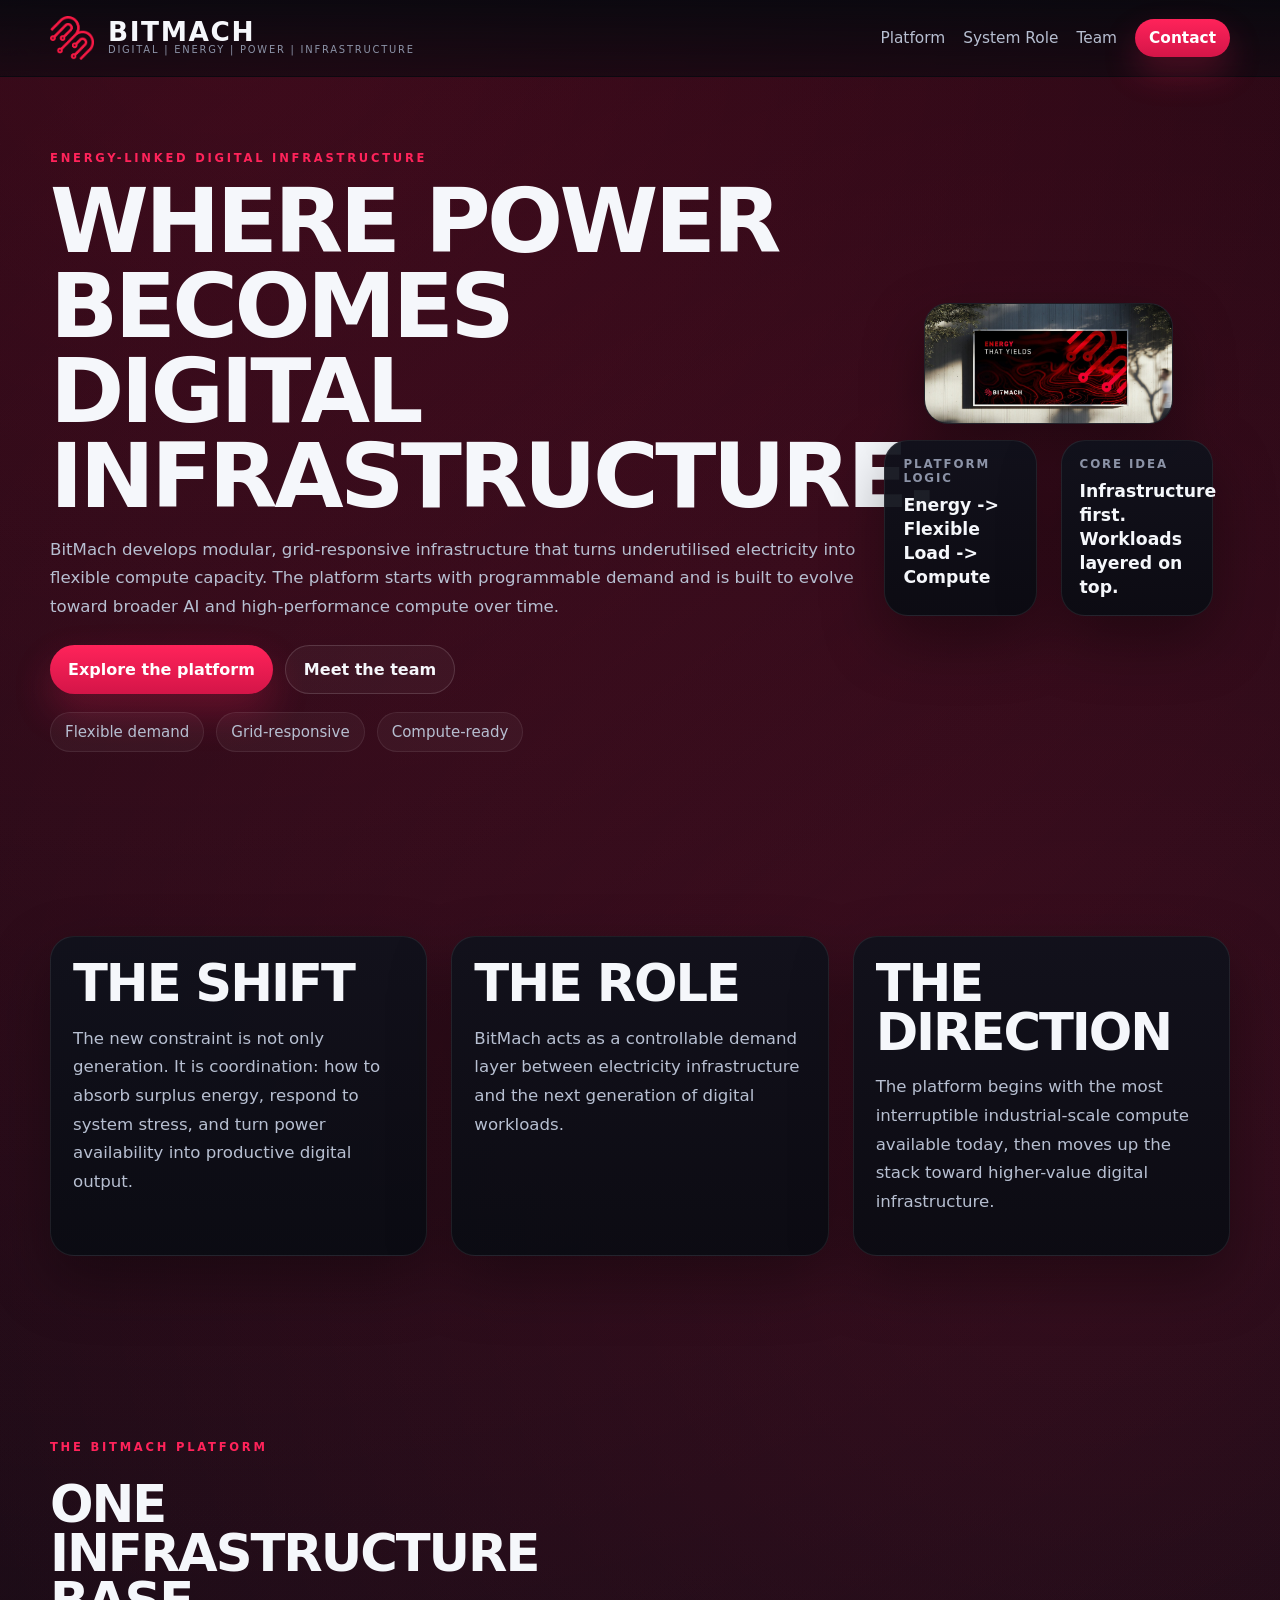
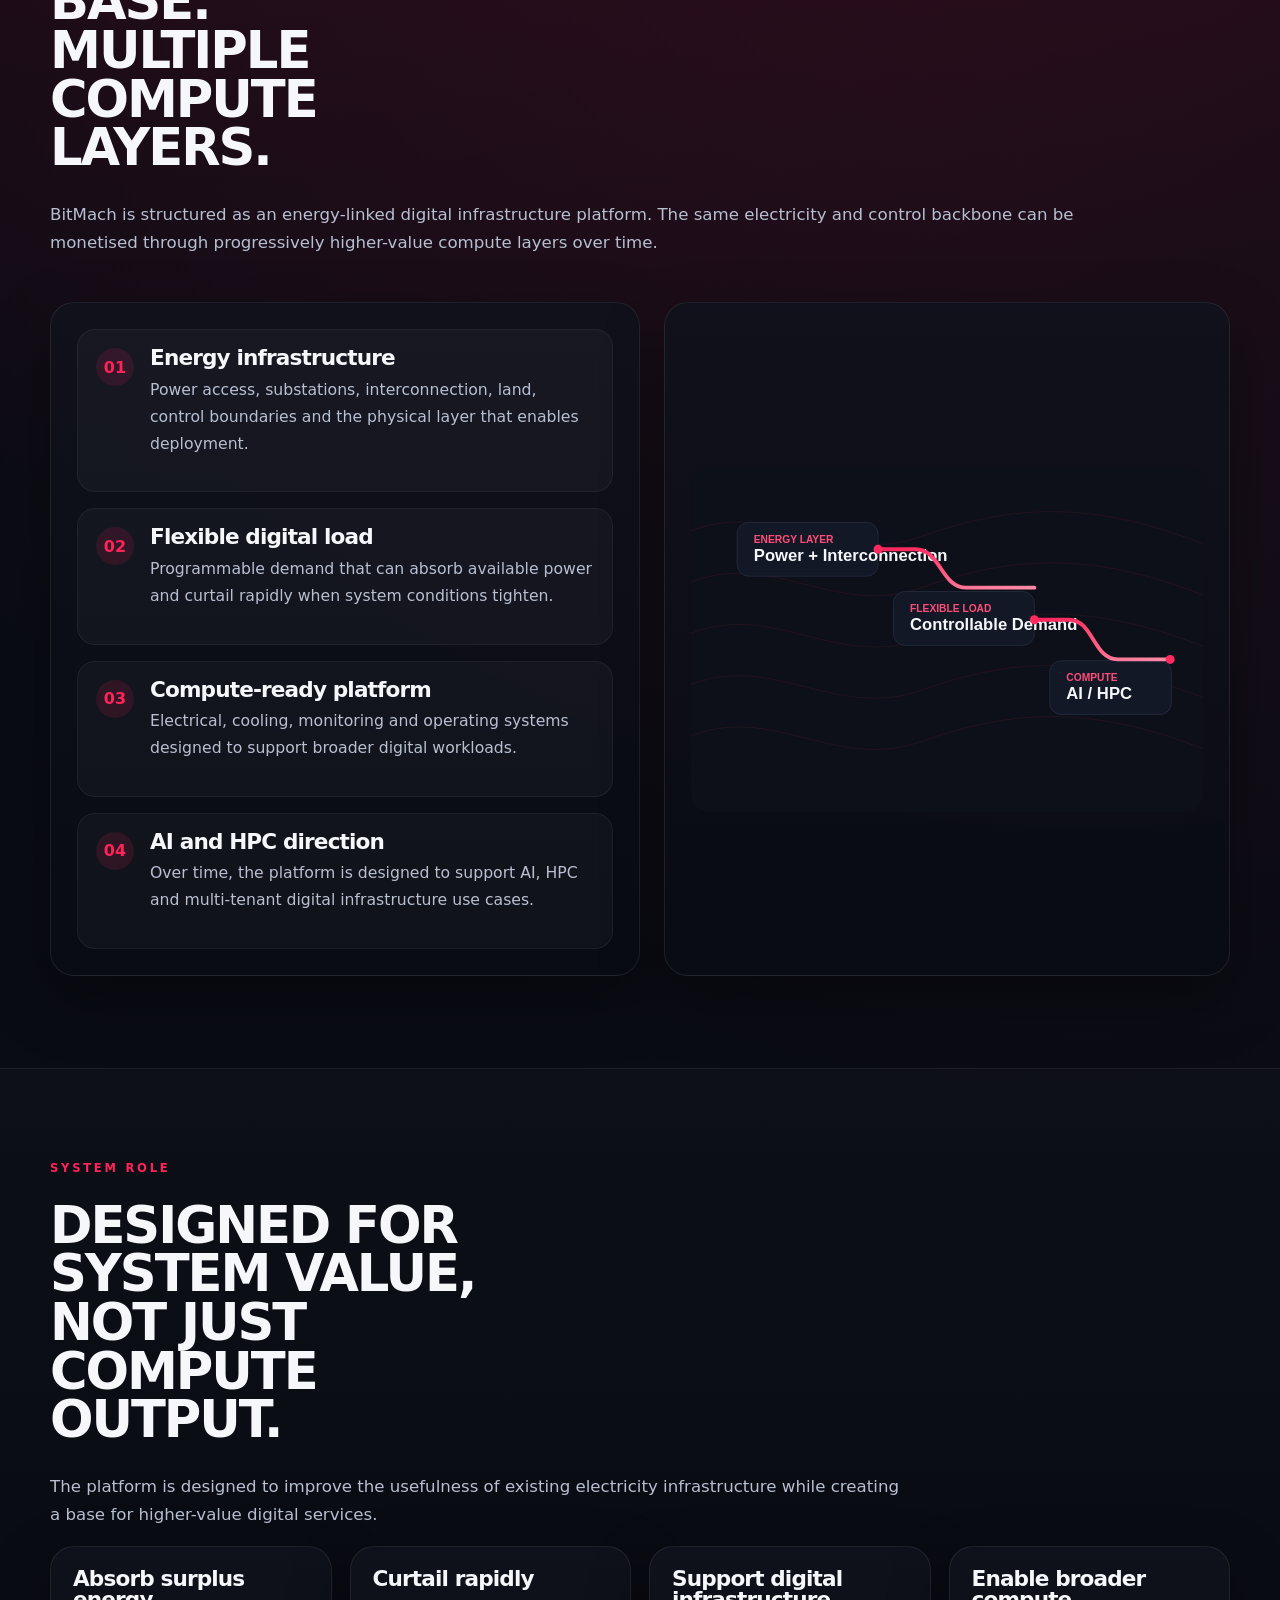
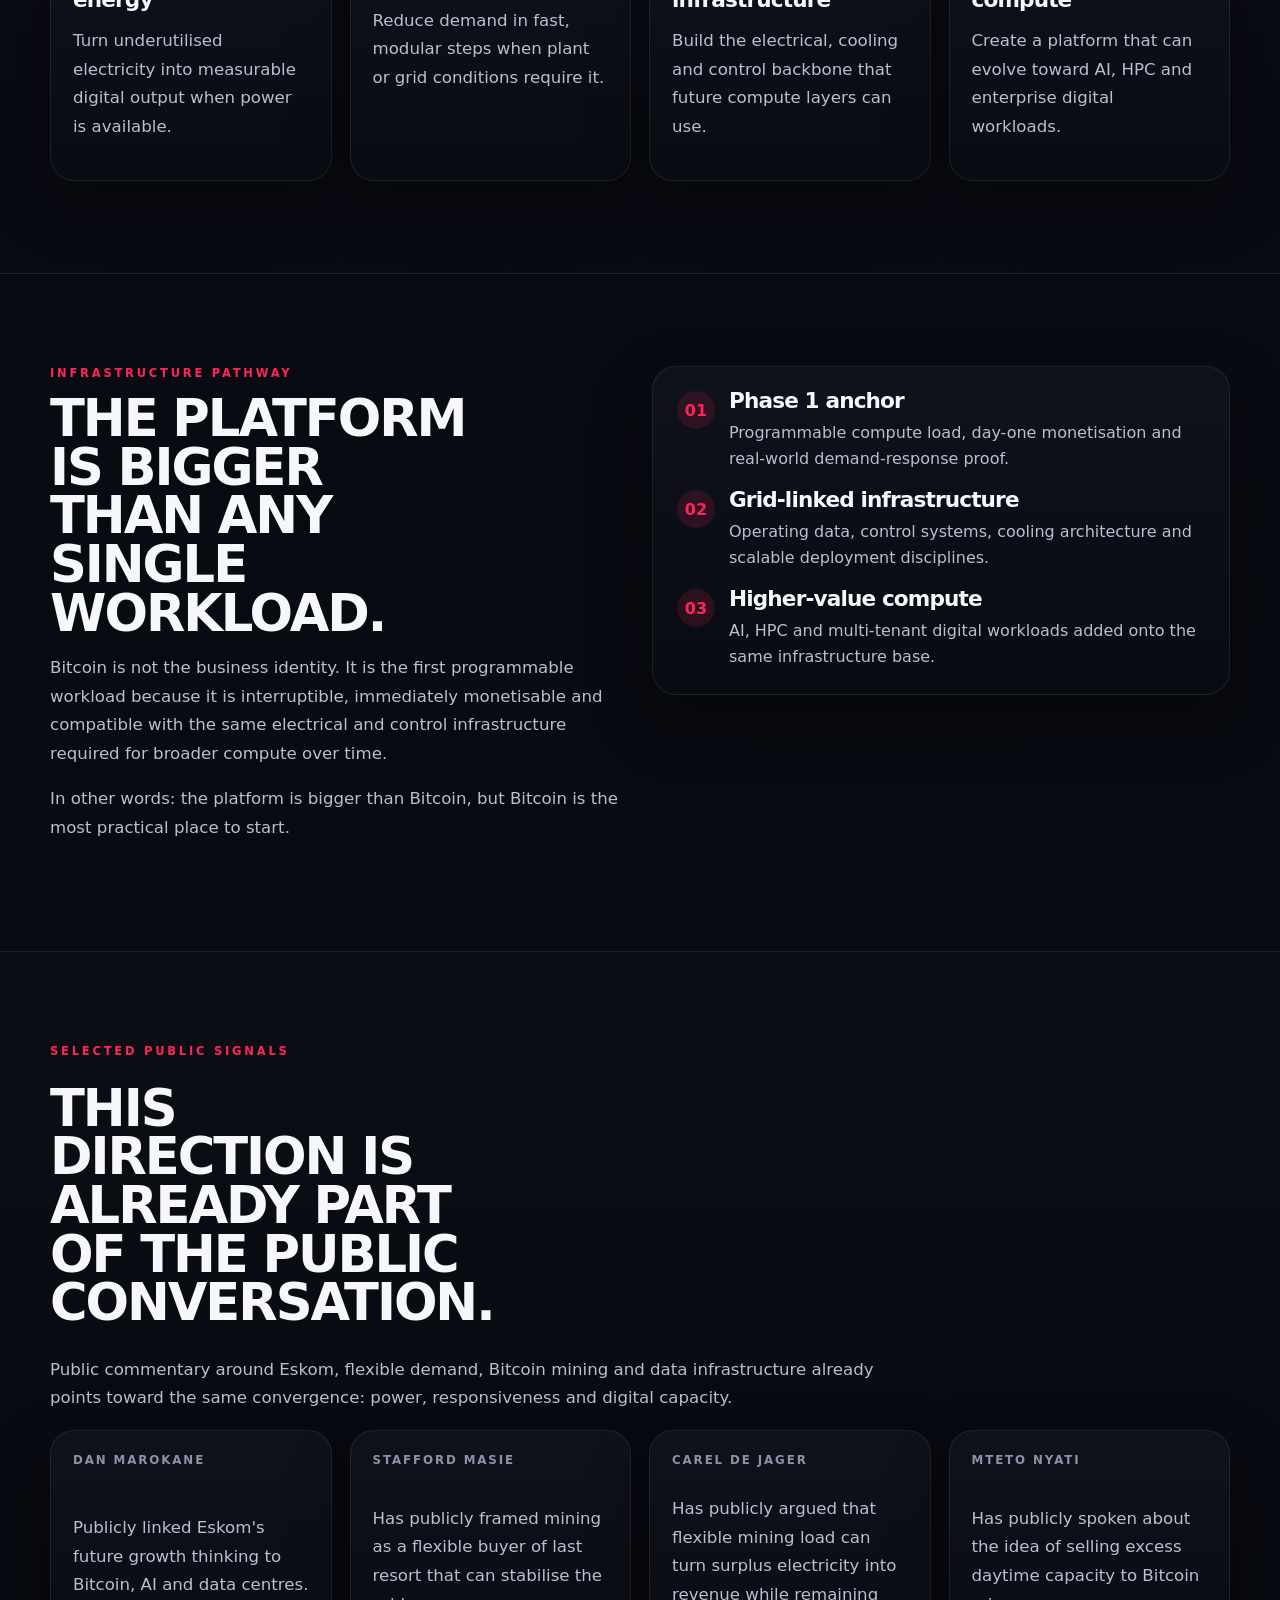
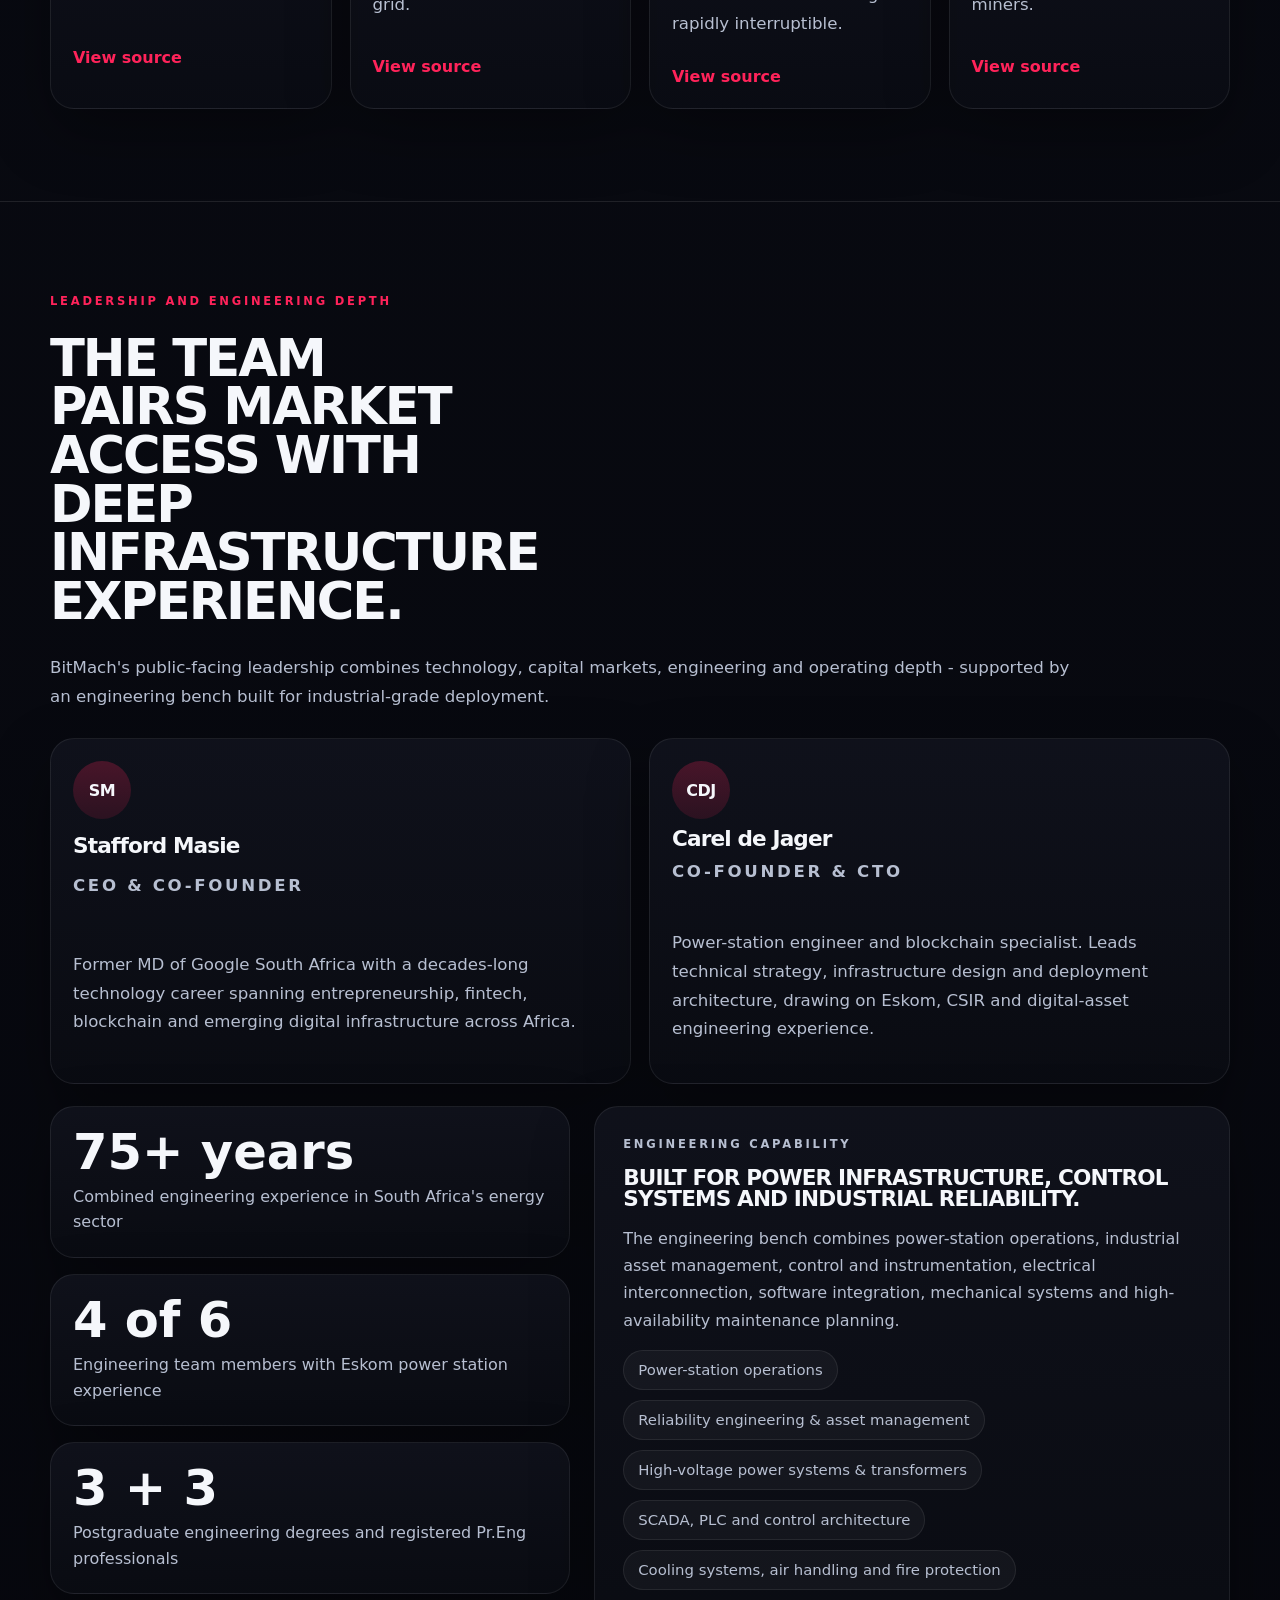
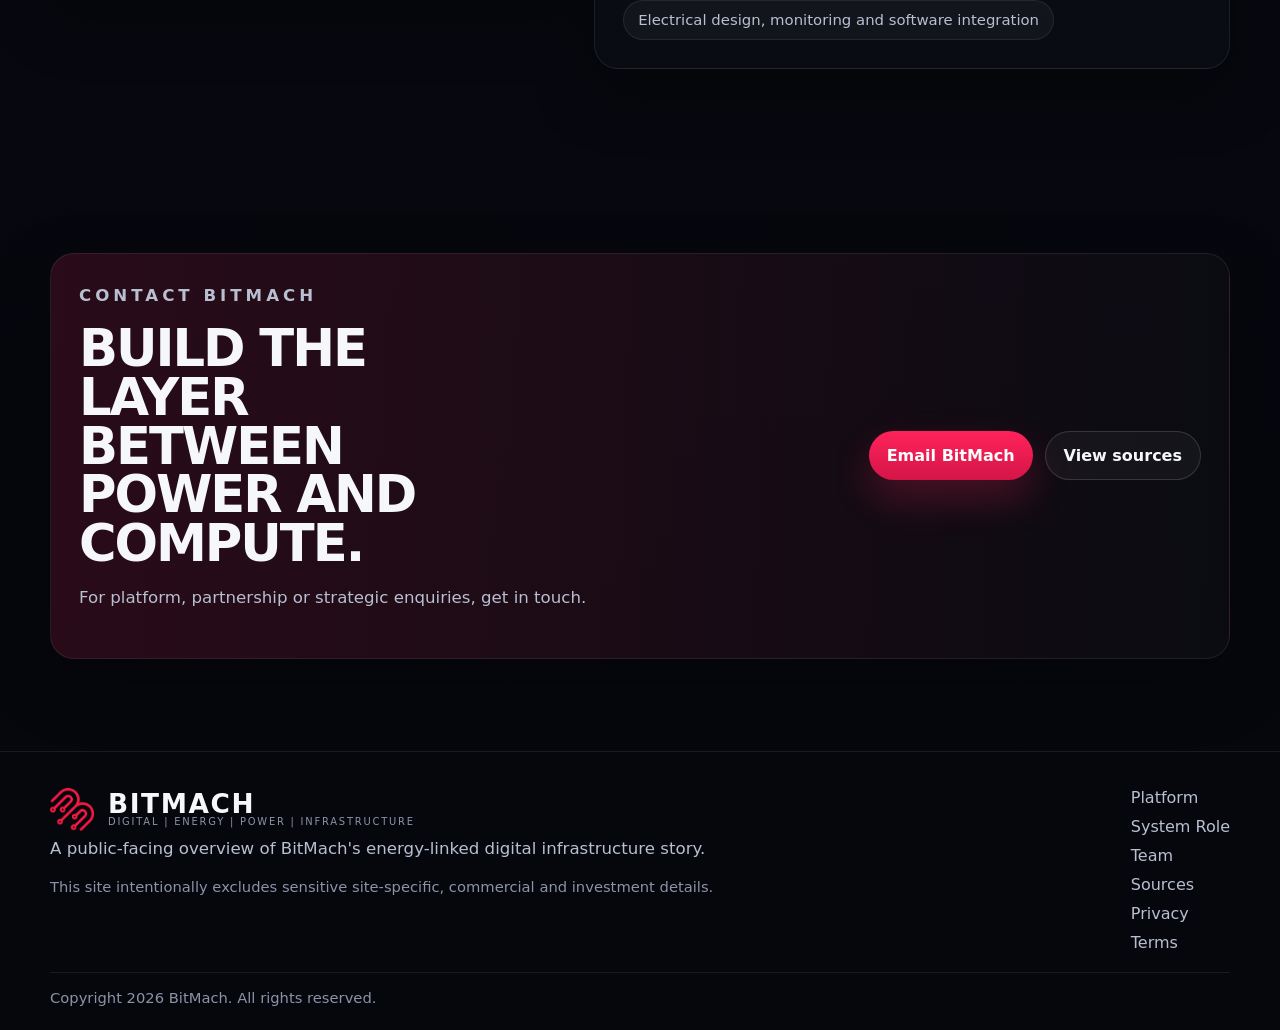
<file: index.html>
<!doctype html>
<html lang="en">
<head>
  <meta charset="utf-8" />
  <meta name="viewport" content="width=device-width, initial-scale=1" />
  <title>BitMach | Energy-Linked Digital Infrastructure</title>
  <meta name="description" content="BitMach develops energy-linked digital infrastructure that turns underutilised electricity into flexible, grid-responsive compute capacity." />
  <meta name="theme-color" content="#0a0b10" />
  <link rel="canonical" href="https://bitmachbtc.com/" />
  <meta property="og:type" content="website" />
  <meta property="og:title" content="BitMach | Energy-Linked Digital Infrastructure" />
  <meta property="og:description" content="Where power becomes digital infrastructure." />
  <meta property="og:url" content="https://bitmachbtc.com/" />
  <meta property="og:image" content="https://bitmachbtc.com/assets/images/og-bitmach.jpg" />
  <meta property="og:image:alt" content="BitMach branding image" />
  <meta name="twitter:card" content="summary_large_image" />
  <meta name="twitter:title" content="BitMach | Energy-Linked Digital Infrastructure" />
  <meta name="twitter:description" content="Where power becomes digital infrastructure." />
  <meta name="twitter:image" content="https://bitmachbtc.com/assets/images/og-bitmach.jpg" />
  <link rel="icon" type="image/png" href="assets/images/favicon.png" />
  <link rel="apple-touch-icon" href="assets/images/favicon.png" />
  <link rel="manifest" href="site.webmanifest" />
  <link rel="stylesheet" href="assets/css/styles.css" />
  <script defer src="assets/js/main.js"></script>
</head>
<body>
  <div class="site-shell">
    <header class="site-header" id="top">
      <div class="container nav-shell">
        <a class="brand" href="#top" aria-label="BitMach home">
          <img src="assets/images/logo-mark-red.png" alt="BitMach" class="brand-mark" />
          <span class="brand-copy">
            <span class="brand-name">BITMACH</span>
            <span class="brand-tag">Digital | Energy | Power | Infrastructure</span>
          </span>
        </a>

        <button class="menu-button" aria-expanded="false" aria-controls="site-nav" type="button">Menu</button>

        <nav class="site-nav" id="site-nav" aria-label="Primary navigation">
          <a href="#platform">Platform</a>
          <a href="#system-role">System Role</a>
          <a href="#team">Team</a>
          <a href="#contact" class="nav-cta">Contact</a>
        </nav>
      </div>
    </header>

    <main>
      <section class="hero section">
        <div class="container hero-grid">
          <div class="hero-copy reveal">
            <p class="eyebrow">Energy-linked digital infrastructure</p>
            <h1>WHERE POWER BECOMES DIGITAL INFRASTRUCTURE.</h1>
            <p class="lead">
              BitMach develops modular, grid-responsive infrastructure that turns underutilised electricity into flexible compute capacity. The platform starts with programmable demand and is built to evolve toward broader AI and high-performance compute over time.
            </p>
            <div class="hero-actions">
              <a class="btn btn-primary" href="#platform">Explore the platform</a>
              <a class="btn btn-secondary" href="#team">Meet the team</a>
            </div>
            <div class="tag-row">
              <span class="tag">Flexible demand</span>
              <span class="tag">Grid-responsive</span>
              <span class="tag">Compute-ready</span>
            </div>
          </div>

          <div class="hero-visual reveal">
            <figure class="visual-card">
              <img src="assets/images/brand-hero.jpg" alt="BitMach Energy That Yields branding image" />
            </figure>
            <div class="meta-grid">
              <article class="meta-card">
                <span class="meta-label">Platform logic</span>
                <strong>Energy -> Flexible Load -> Compute</strong>
              </article>
              <article class="meta-card">
                <span class="meta-label">Core idea</span>
                <strong>Infrastructure first. Workloads layered on top.</strong>
              </article>
            </div>
          </div>
        </div>
      </section>

      <section class="section intro-band">
        <div class="container reveal">
          <div class="intro-grid">
            <article class="info-card">
              <h2>THE SHIFT</h2>
              <p>
                The new constraint is not only generation. It is coordination: how to absorb surplus energy, respond to system stress, and turn power availability into productive digital output.
              </p>
            </article>
            <article class="info-card">
              <h2>THE ROLE</h2>
              <p>
                BitMach acts as a controllable demand layer between electricity infrastructure and the next generation of digital workloads.
              </p>
            </article>
            <article class="info-card">
              <h2>THE DIRECTION</h2>
              <p>
                The platform begins with the most interruptible industrial-scale compute available today, then moves up the stack toward higher-value digital infrastructure.
              </p>
            </article>
          </div>
        </div>
      </section>

      <section class="section" id="platform">
        <div class="container platform-shell reveal">
          <div class="section-header">
            <p class="eyebrow">The BitMach platform</p>
            <h2>ONE INFRASTRUCTURE BASE. MULTIPLE COMPUTE LAYERS.</h2>
            <p class="section-copy">
              BitMach is structured as an energy-linked digital infrastructure platform. The same electricity and control backbone can be monetised through progressively higher-value compute layers over time.
            </p>
          </div>

          <div class="platform-grid">
            <article class="platform-panel stack-panel">
              <div class="stack-item">
                <span class="stack-number">01</span>
                <div>
                  <h3>Energy infrastructure</h3>
                  <p>Power access, substations, interconnection, land, control boundaries and the physical layer that enables deployment.</p>
                </div>
              </div>
              <div class="stack-item">
                <span class="stack-number">02</span>
                <div>
                  <h3>Flexible digital load</h3>
                  <p>Programmable demand that can absorb available power and curtail rapidly when system conditions tighten.</p>
                </div>
              </div>
              <div class="stack-item">
                <span class="stack-number">03</span>
                <div>
                  <h3>Compute-ready platform</h3>
                  <p>Electrical, cooling, monitoring and operating systems designed to support broader digital workloads.</p>
                </div>
              </div>
              <div class="stack-item">
                <span class="stack-number">04</span>
                <div>
                  <h3>AI and HPC direction</h3>
                  <p>Over time, the platform is designed to support AI, HPC and multi-tenant digital infrastructure use cases.</p>
                </div>
              </div>
            </article>

            <article class="platform-panel diagram-panel">
              <svg viewBox="0 0 800 540" role="img" aria-label="BitMach infrastructure diagram" class="platform-svg">
                <defs>
                  <linearGradient id="lineGlow" x1="0" y1="0" x2="1" y2="1">
                    <stop offset="0%" stop-color="#ff235a" />
                    <stop offset="100%" stop-color="#ff8ca7" />
                  </linearGradient>
                </defs>
                <rect x="0" y="0" width="800" height="540" rx="28" fill="#0d1018" />
                <g opacity="0.14" stroke="#ff2b60" fill="none">
                  <path d="M-20 110 C 120 40, 220 160, 360 110 S 630 50, 820 130" />
                  <path d="M-20 190 C 120 120, 220 240, 360 190 S 630 130, 820 210" />
                  <path d="M-20 270 C 120 200, 220 320, 360 270 S 630 210, 820 290" />
                  <path d="M-20 350 C 120 280, 220 400, 360 350 S 630 290, 820 370" />
                  <path d="M-20 430 C 120 360, 220 480, 360 430 S 630 370, 820 450" />
                </g>
                <g font-family="Arial, sans-serif" fill="#f6f7fb">
                  <rect x="72" y="88" width="220" height="84" rx="18" fill="#131826" stroke="#2b3348" />
                  <text x="98" y="120" font-size="16" fill="#ff4d79" font-weight="700">ENERGY LAYER</text>
                  <text x="98" y="148" font-size="26" font-weight="700">Power + Interconnection</text>

                  <rect x="316" y="196" width="220" height="84" rx="18" fill="#131826" stroke="#2b3348" />
                  <text x="342" y="228" font-size="16" fill="#ff4d79" font-weight="700">FLEXIBLE LOAD</text>
                  <text x="342" y="256" font-size="26" font-weight="700">Controllable Demand</text>

                  <rect x="560" y="304" width="190" height="84" rx="18" fill="#131826" stroke="#2b3348" />
                  <text x="586" y="336" font-size="16" fill="#ff4d79" font-weight="700">COMPUTE</text>
                  <text x="586" y="364" font-size="26" font-weight="700">AI / HPC</text>
                </g>
                <g stroke="url(#lineGlow)" stroke-width="6" fill="none" stroke-linecap="round">
                  <path d="M292 130 H 350 C 390 130 390 190 430 190 H 536" />
                  <path d="M536 240 H 590 C 628 240 628 302 666 302 H 748" />
                </g>
                <g fill="#ff2b60">
                  <circle cx="292" cy="130" r="7" />
                  <circle cx="536" cy="240" r="7" />
                  <circle cx="748" cy="302" r="7" />
                </g>
              </svg>
            </article>
          </div>
        </div>
      </section>

      <section class="section section-alt" id="system-role">
        <div class="container reveal">
          <div class="section-header narrow-header">
            <p class="eyebrow">System role</p>
            <h2>DESIGNED FOR SYSTEM VALUE, NOT JUST COMPUTE OUTPUT.</h2>
            <p class="section-copy">
              The platform is designed to improve the usefulness of existing electricity infrastructure while creating a base for higher-value digital services.
            </p>
          </div>
          <div class="cards four-up">
            <article class="info-card">
              <h3>Absorb surplus energy</h3>
              <p>Turn underutilised electricity into measurable digital output when power is available.</p>
            </article>
            <article class="info-card">
              <h3>Curtail rapidly</h3>
              <p>Reduce demand in fast, modular steps when plant or grid conditions require it.</p>
            </article>
            <article class="info-card">
              <h3>Support digital infrastructure</h3>
              <p>Build the electrical, cooling and control backbone that future compute layers can use.</p>
            </article>
            <article class="info-card">
              <h3>Enable broader compute</h3>
              <p>Create a platform that can evolve toward AI, HPC and enterprise digital workloads.</p>
            </article>
          </div>
        </div>
      </section>

      <section class="section">
        <div class="container pathway-grid reveal">
          <div>
            <p class="eyebrow">Infrastructure pathway</p>
            <h2>THE PLATFORM IS BIGGER THAN ANY SINGLE WORKLOAD.</h2>
            <p class="section-copy">
              Bitcoin is not the business identity. It is the first programmable workload because it is interruptible, immediately monetisable and compatible with the same electrical and control infrastructure required for broader compute over time.
            </p>
            <p class="section-copy compact-copy">
              In other words: the platform is bigger than Bitcoin, but Bitcoin is the most practical place to start.
            </p>
          </div>

          <article class="pathway-card">
            <div class="pathway-step">
              <span>01</span>
              <div>
                <h3>Phase 1 anchor</h3>
                <p>Programmable compute load, day-one monetisation and real-world demand-response proof.</p>
              </div>
            </div>
            <div class="pathway-step">
              <span>02</span>
              <div>
                <h3>Grid-linked infrastructure</h3>
                <p>Operating data, control systems, cooling architecture and scalable deployment disciplines.</p>
              </div>
            </div>
            <div class="pathway-step">
              <span>03</span>
              <div>
                <h3>Higher-value compute</h3>
                <p>AI, HPC and multi-tenant digital workloads added onto the same infrastructure base.</p>
              </div>
            </div>
          </article>
        </div>
      </section>

      <section class="section section-alt public-signals">
        <div class="container reveal">
          <div class="section-header narrow-header">
            <p class="eyebrow">Selected public signals</p>
            <h2>THIS DIRECTION IS ALREADY PART OF THE PUBLIC CONVERSATION.</h2>
            <p class="section-copy">
              Public commentary around Eskom, flexible demand, Bitcoin mining and data infrastructure already points toward the same convergence: power, responsiveness and digital capacity.
            </p>
          </div>
          <div class="cards four-up">
            <article class="signal-card">
              <span class="signal-meta">Dan Marokane</span>
              <p>Publicly linked Eskom's future growth thinking to Bitcoin, AI and data centres.</p>
              <a href="https://mybroadband.co.za/news/energy/600514-eskom-bitcoin-mining-plans.html" target="_blank" rel="noreferrer">View source</a>
            </article>
            <article class="signal-card">
              <span class="signal-meta">Stafford Masie</span>
              <p>Has publicly framed mining as a flexible buyer of last resort that can stabilise the grid.</p>
              <a href="https://blog.valr.com/blog/bitcoin-energy-prosperity-south-africas-opportunity-to-lead-bitcoin-adoption-by-example" target="_blank" rel="noreferrer">View source</a>
            </article>
            <article class="signal-card">
              <span class="signal-meta">Carel de Jager</span>
              <p>Has publicly argued that flexible mining load can turn surplus electricity into revenue while remaining rapidly interruptible.</p>
              <a href="https://www.moneyweb.co.za/moneyweb-crypto/crypto-podcasts/why-eskom-should-consider-bitcoin-mining/" target="_blank" rel="noreferrer">View source</a>
            </article>
            <article class="signal-card">
              <span class="signal-meta">Mteto Nyati</span>
              <p>Has publicly spoken about the idea of selling excess daytime capacity to Bitcoin miners.</p>
              <a href="https://mybroadband.co.za/news/energy/632734-eskom-has-a-big-bitcoin-plan-in-south-africa.html" target="_blank" rel="noreferrer">View source</a>
            </article>
          </div>
        </div>
      </section>

      <section class="section team-section" id="team">
        <div class="container reveal">
          <div class="section-header">
            <p class="eyebrow">Leadership and engineering depth</p>
            <h2>THE TEAM PAIRS MARKET ACCESS WITH DEEP INFRASTRUCTURE EXPERIENCE.</h2>
            <p class="section-copy">
              BitMach's public-facing leadership combines technology, capital markets, engineering and operating depth - supported by an engineering bench built for industrial-grade deployment.
            </p>
          </div>

          <div class="cards two-up leader-grid">
            <article class="leader-card">
              <div class="leader-initials">SM</div>
              <h3>Stafford Masie</h3>
              <p class="leader-role">CEO &amp; Co-Founder</p>
              <p>Former MD of Google South Africa with a decades-long technology career spanning entrepreneurship, fintech, blockchain and emerging digital infrastructure across Africa.</p>
            </article>
            <article class="leader-card">
              <div class="leader-initials">CDJ</div>
              <h3>Carel de Jager</h3>
              <p class="leader-role">Co-Founder &amp; CTO</p>
              <p>Power-station engineer and blockchain specialist. Leads technical strategy, infrastructure design and deployment architecture, drawing on Eskom, CSIR and digital-asset engineering experience.</p>
            </article>
          </div>

          <div class="engineering-panel">
            <div class="engineering-stats">
              <article class="stat-card">
                <strong>75+ years</strong>
                <span>Combined engineering experience in South Africa's energy sector</span>
              </article>
              <article class="stat-card">
                <strong>4 of 6</strong>
                <span>Engineering team members with Eskom power station experience</span>
              </article>
              <article class="stat-card">
                <strong>3 + 3</strong>
                <span>Postgraduate engineering degrees and registered Pr.Eng professionals</span>
              </article>
            </div>

            <div class="engineering-copy">
              <p class="eyebrow">Engineering capability</p>
              <h3>BUILT FOR POWER INFRASTRUCTURE, CONTROL SYSTEMS AND INDUSTRIAL RELIABILITY.</h3>
              <p>
                The engineering bench combines power-station operations, industrial asset management, control and instrumentation, electrical interconnection, software integration, mechanical systems and high-availability maintenance planning.
              </p>
              <div class="capability-grid">
                <span>Power-station operations</span>
                <span>Reliability engineering &amp; asset management</span>
                <span>High-voltage power systems &amp; transformers</span>
                <span>SCADA, PLC and control architecture</span>
                <span>Cooling systems, air handling and fire protection</span>
                <span>Electrical design, monitoring and software integration</span>
              </div>
            </div>
          </div>
        </div>
      </section>

      <section class="section contact-section" id="contact">
        <div class="container reveal">
          <article class="contact-panel">
            <div>
              <p class="eyebrow">Contact BitMach</p>
              <h2>BUILD THE LAYER BETWEEN POWER AND COMPUTE.</h2>
              <p>For platform, partnership or strategic enquiries, get in touch.</p>
            </div>
            <div class="contact-actions">
              <a class="btn btn-primary" href="mailto:stafford@bitmachbtc.com?subject=BitMach%20Website%20Enquiry">Email BitMach</a>
              <a class="btn btn-secondary" href="sources.html">View sources</a>
            </div>
          </article>
        </div>
      </section>
    </main>

    <footer class="site-footer">
      <div class="container footer-grid">
        <div>
          <a class="brand footer-brand" href="#top" aria-label="BitMach home">
            <img src="assets/images/logo-mark-red.png" alt="BitMach" class="brand-mark" />
            <span class="brand-copy">
              <span class="brand-name">BITMACH</span>
              <span class="brand-tag">Digital | Energy | Power | Infrastructure</span>
            </span>
          </a>
          <p class="footer-note">A public-facing overview of BitMach's energy-linked digital infrastructure story.</p>
          <p class="footer-mini">This site intentionally excludes sensitive site-specific, commercial and investment details.</p>
        </div>
        <nav class="footer-links" aria-label="Footer links">
          <a href="#platform">Platform</a>
          <a href="#system-role">System Role</a>
          <a href="#team">Team</a>
          <a href="sources.html">Sources</a>
          <a href="privacy.html">Privacy</a>
          <a href="terms.html">Terms</a>
        </nav>
      </div>
      <div class="container footer-bottom">
        <span>Copyright <span id="year"></span> BitMach. All rights reserved.</span>
      </div>
    </footer>
  </div>
</body>
</html>
</file>
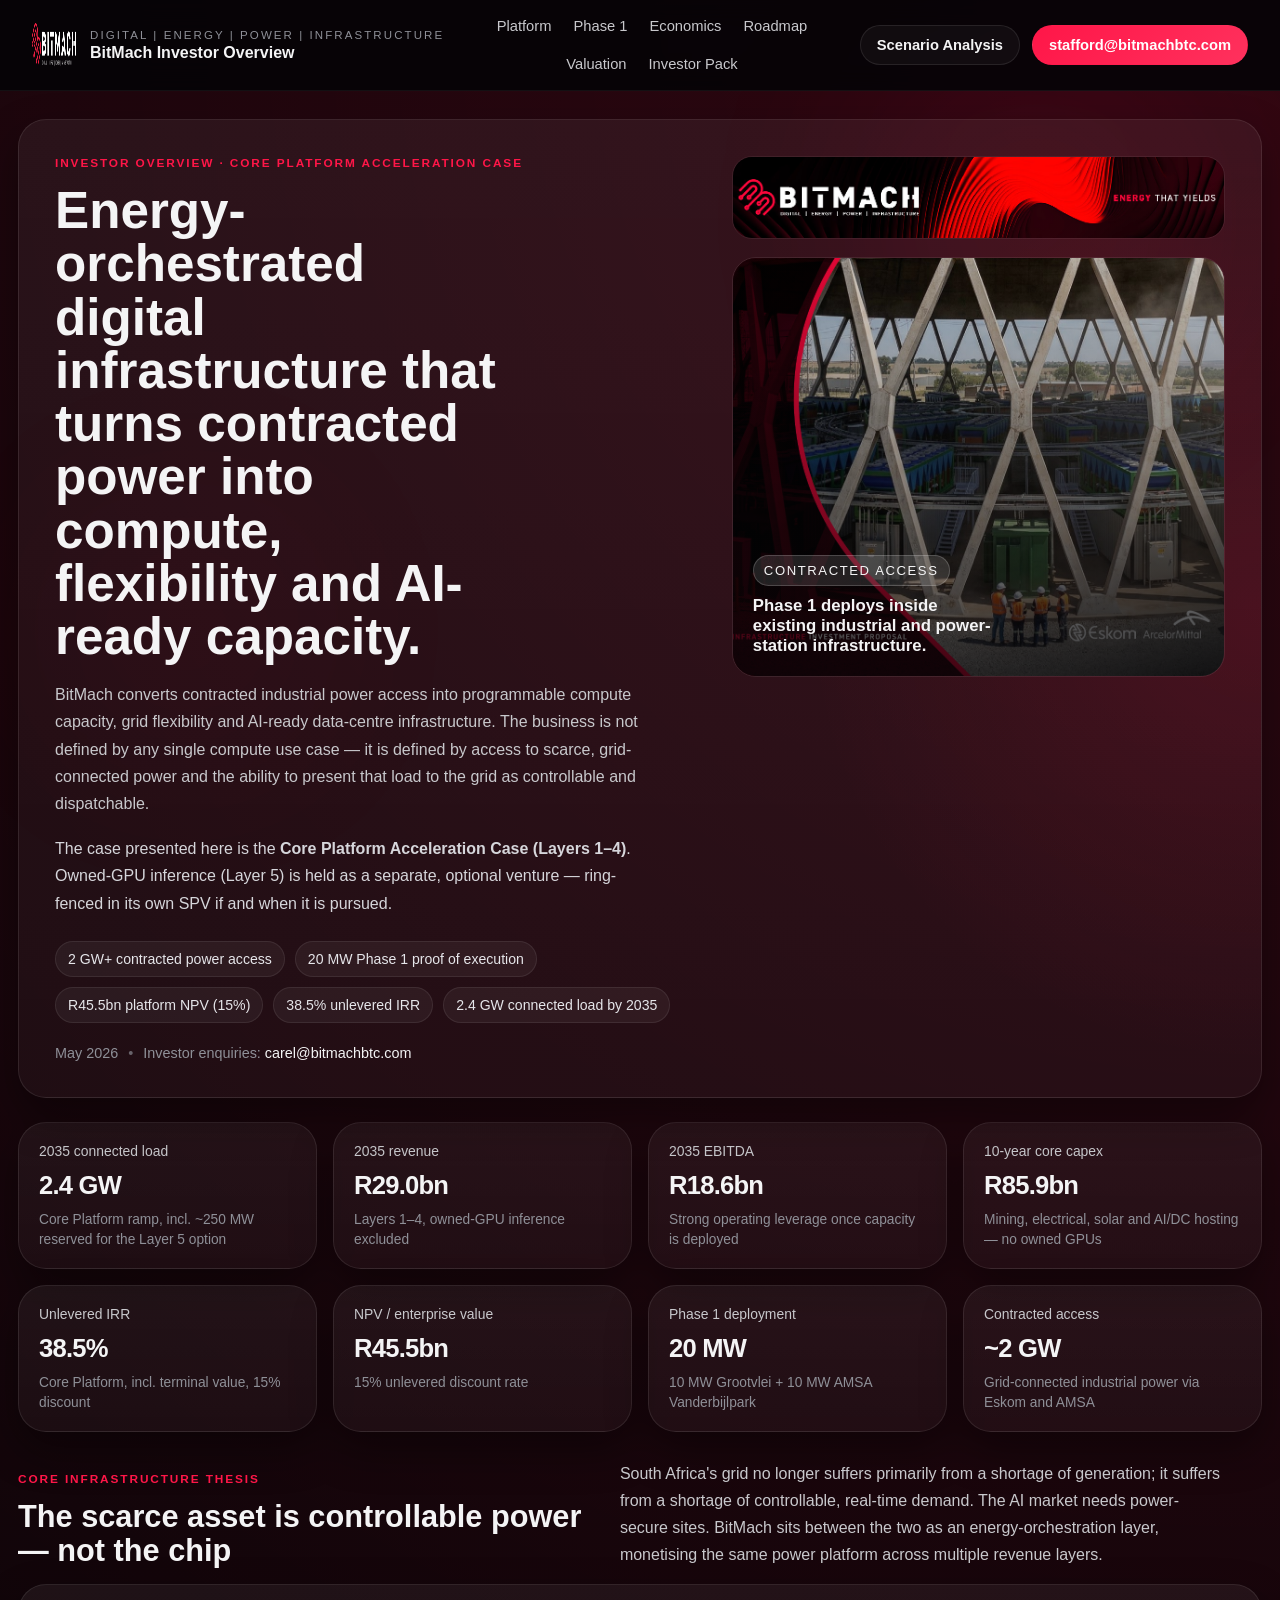
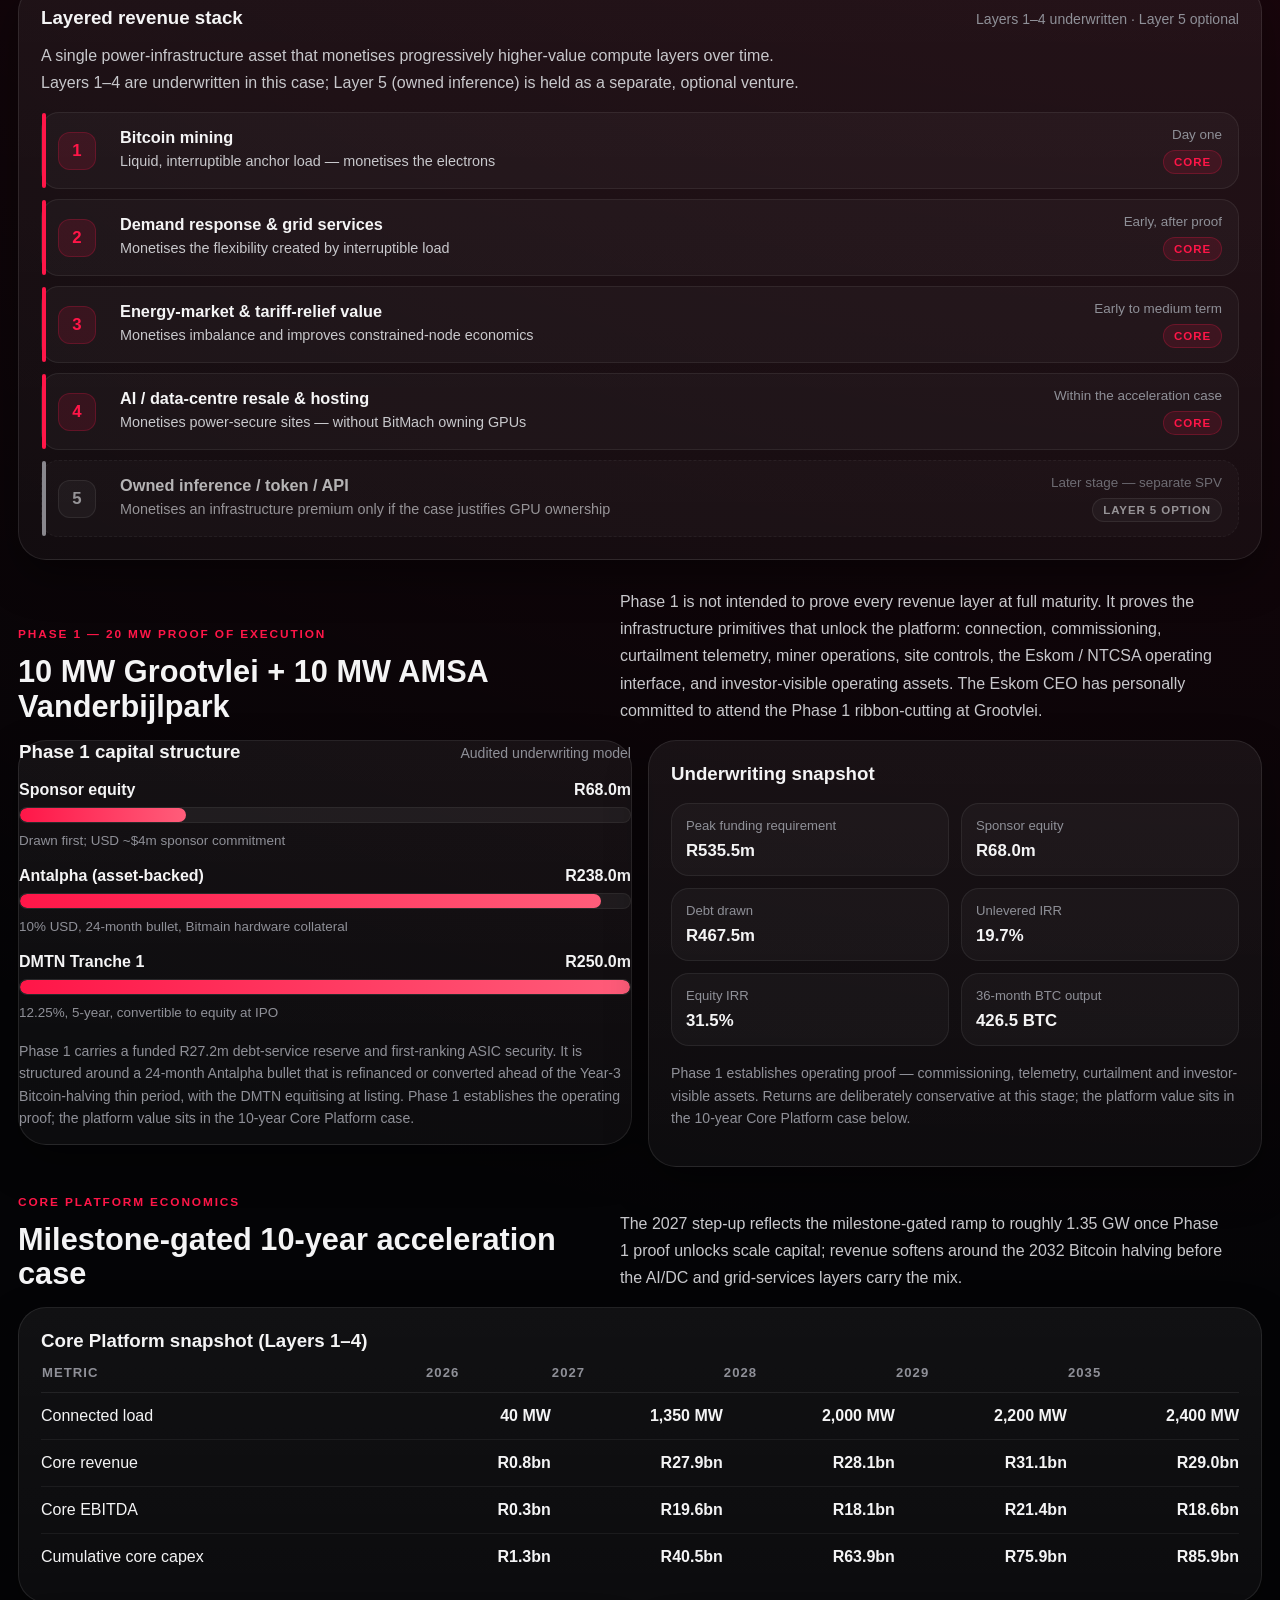
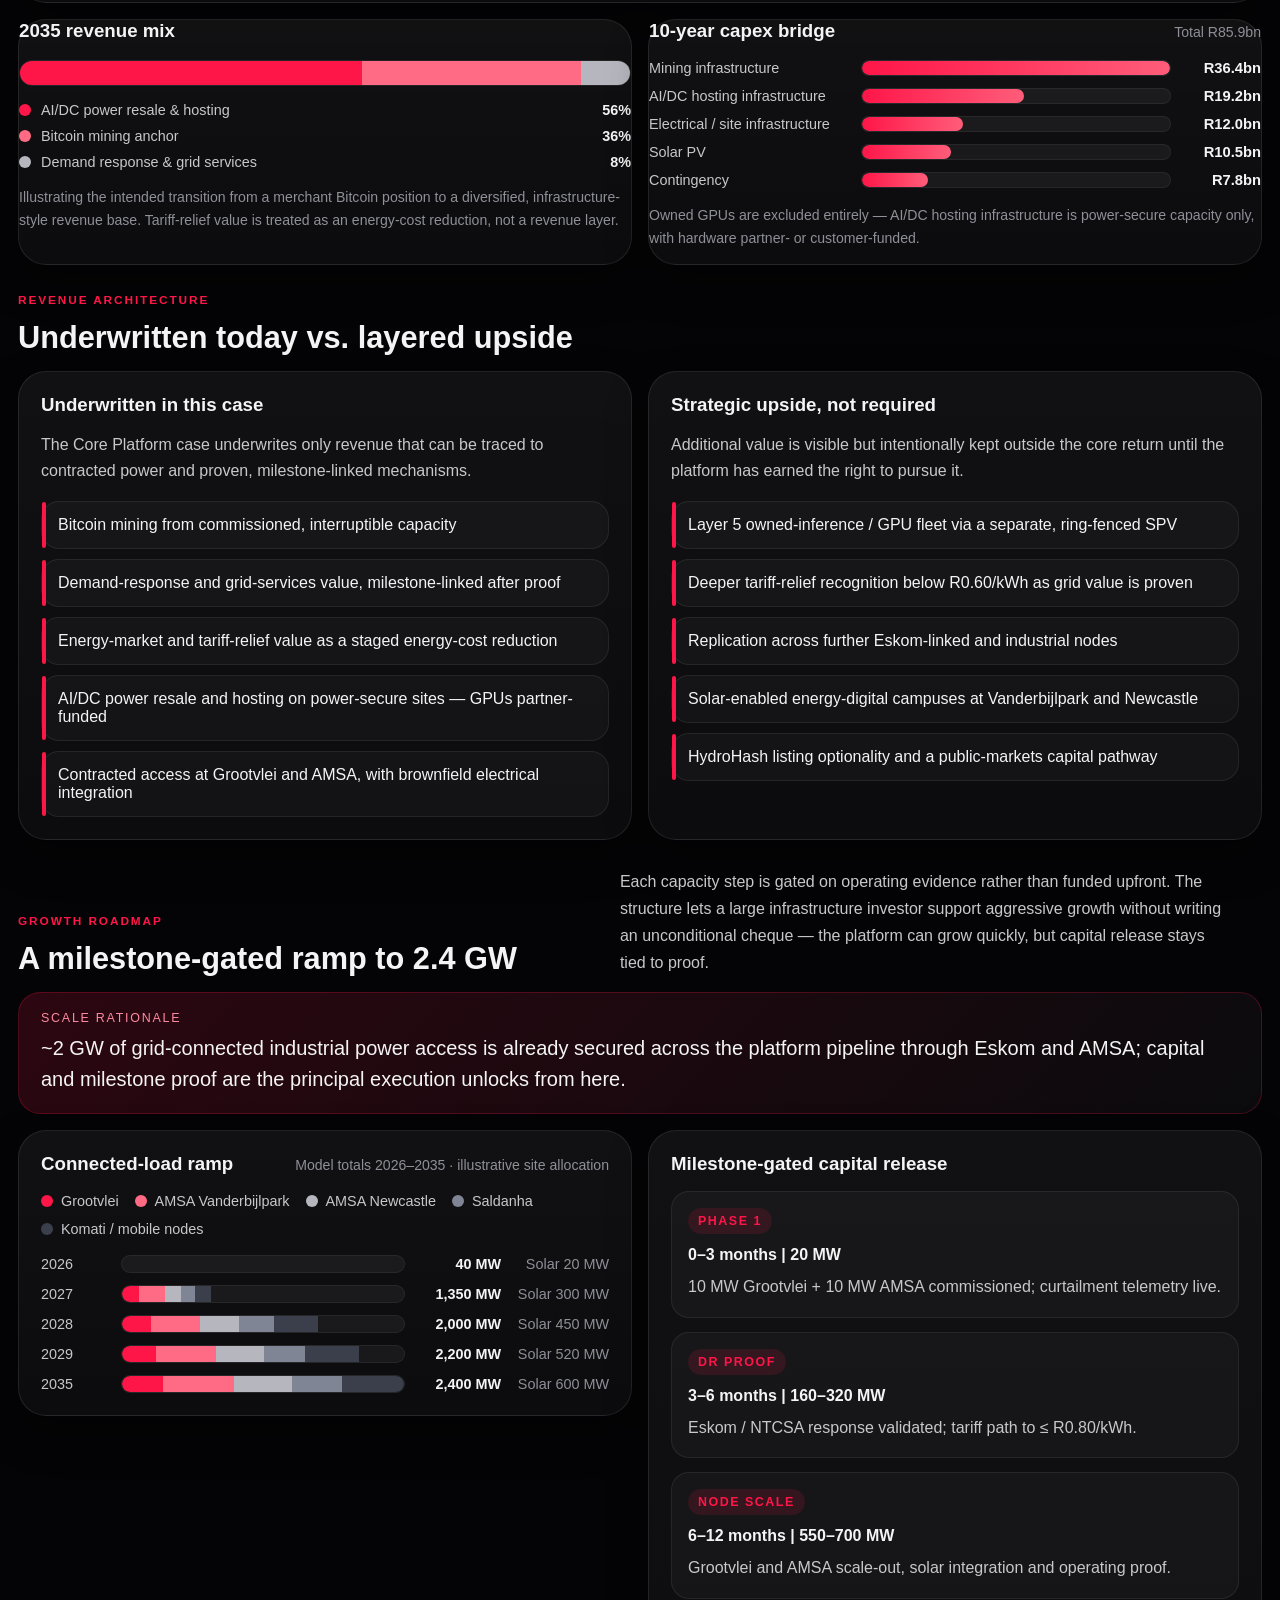
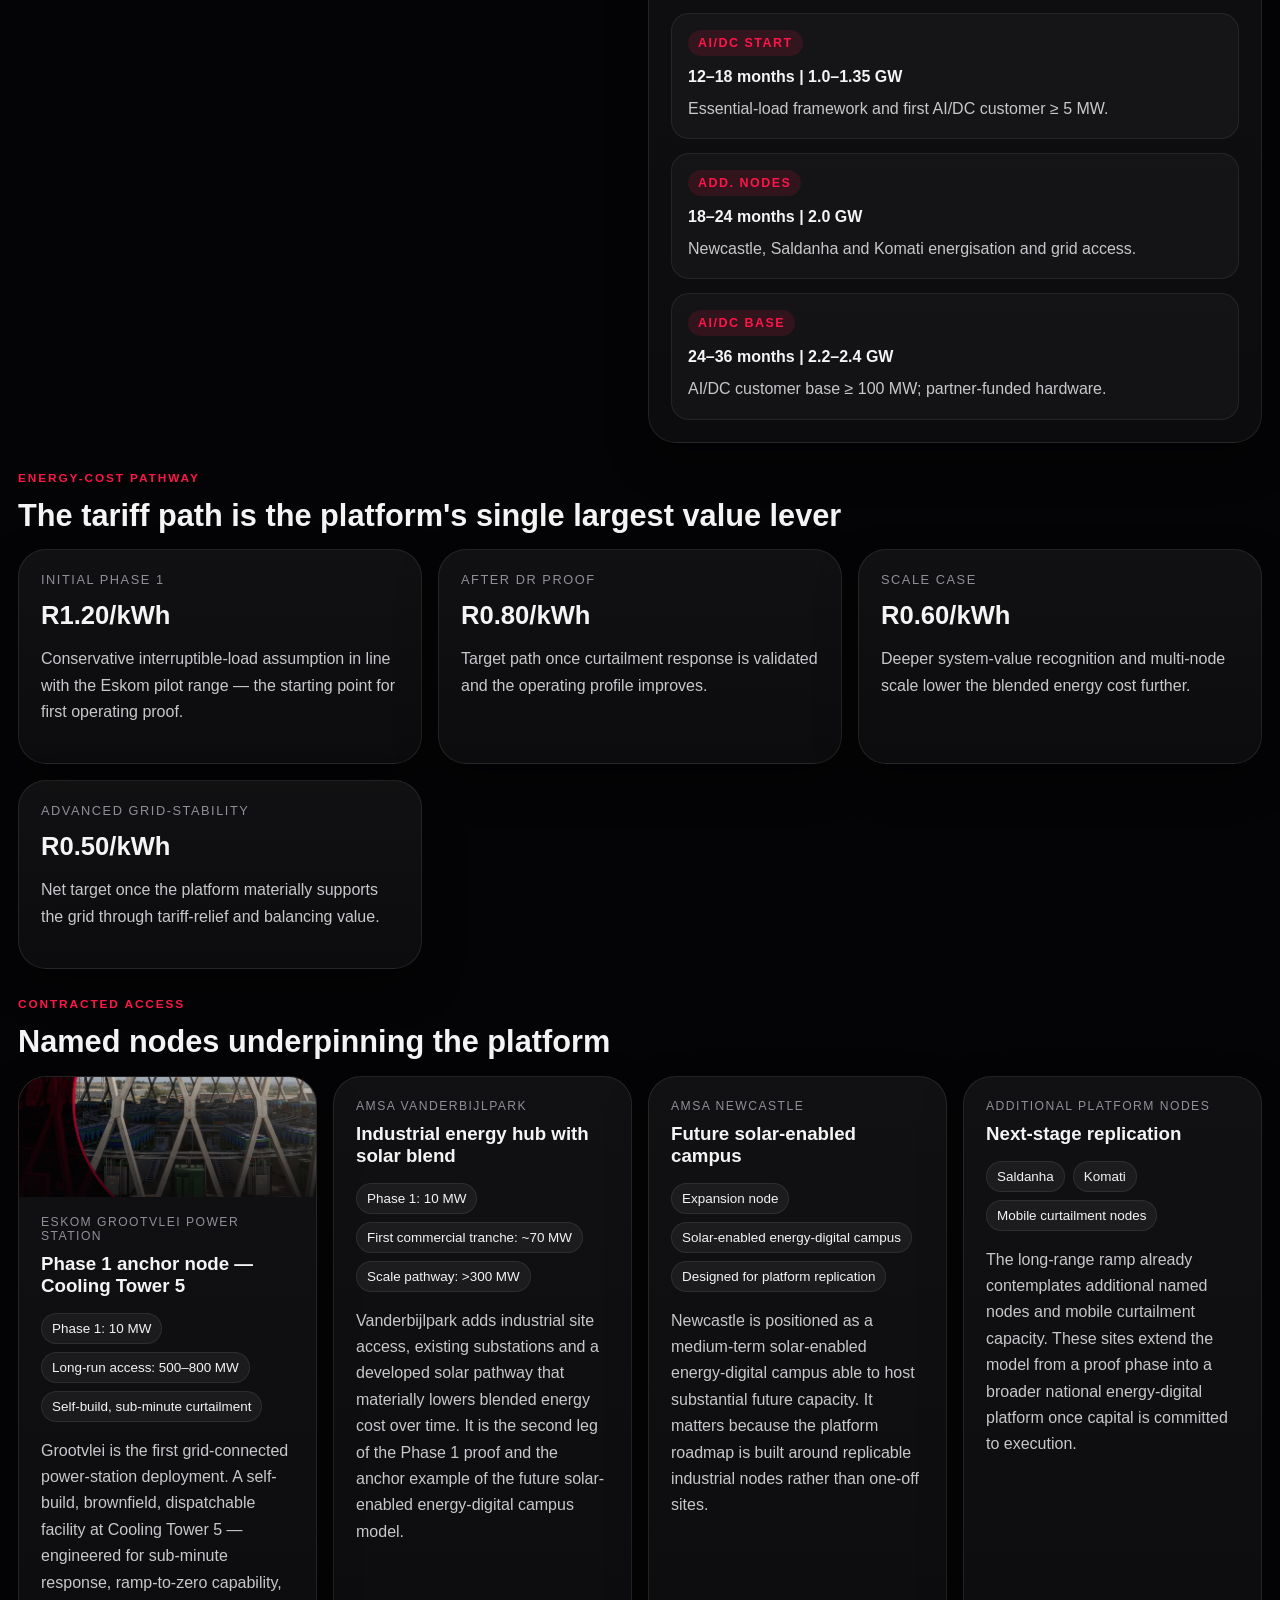
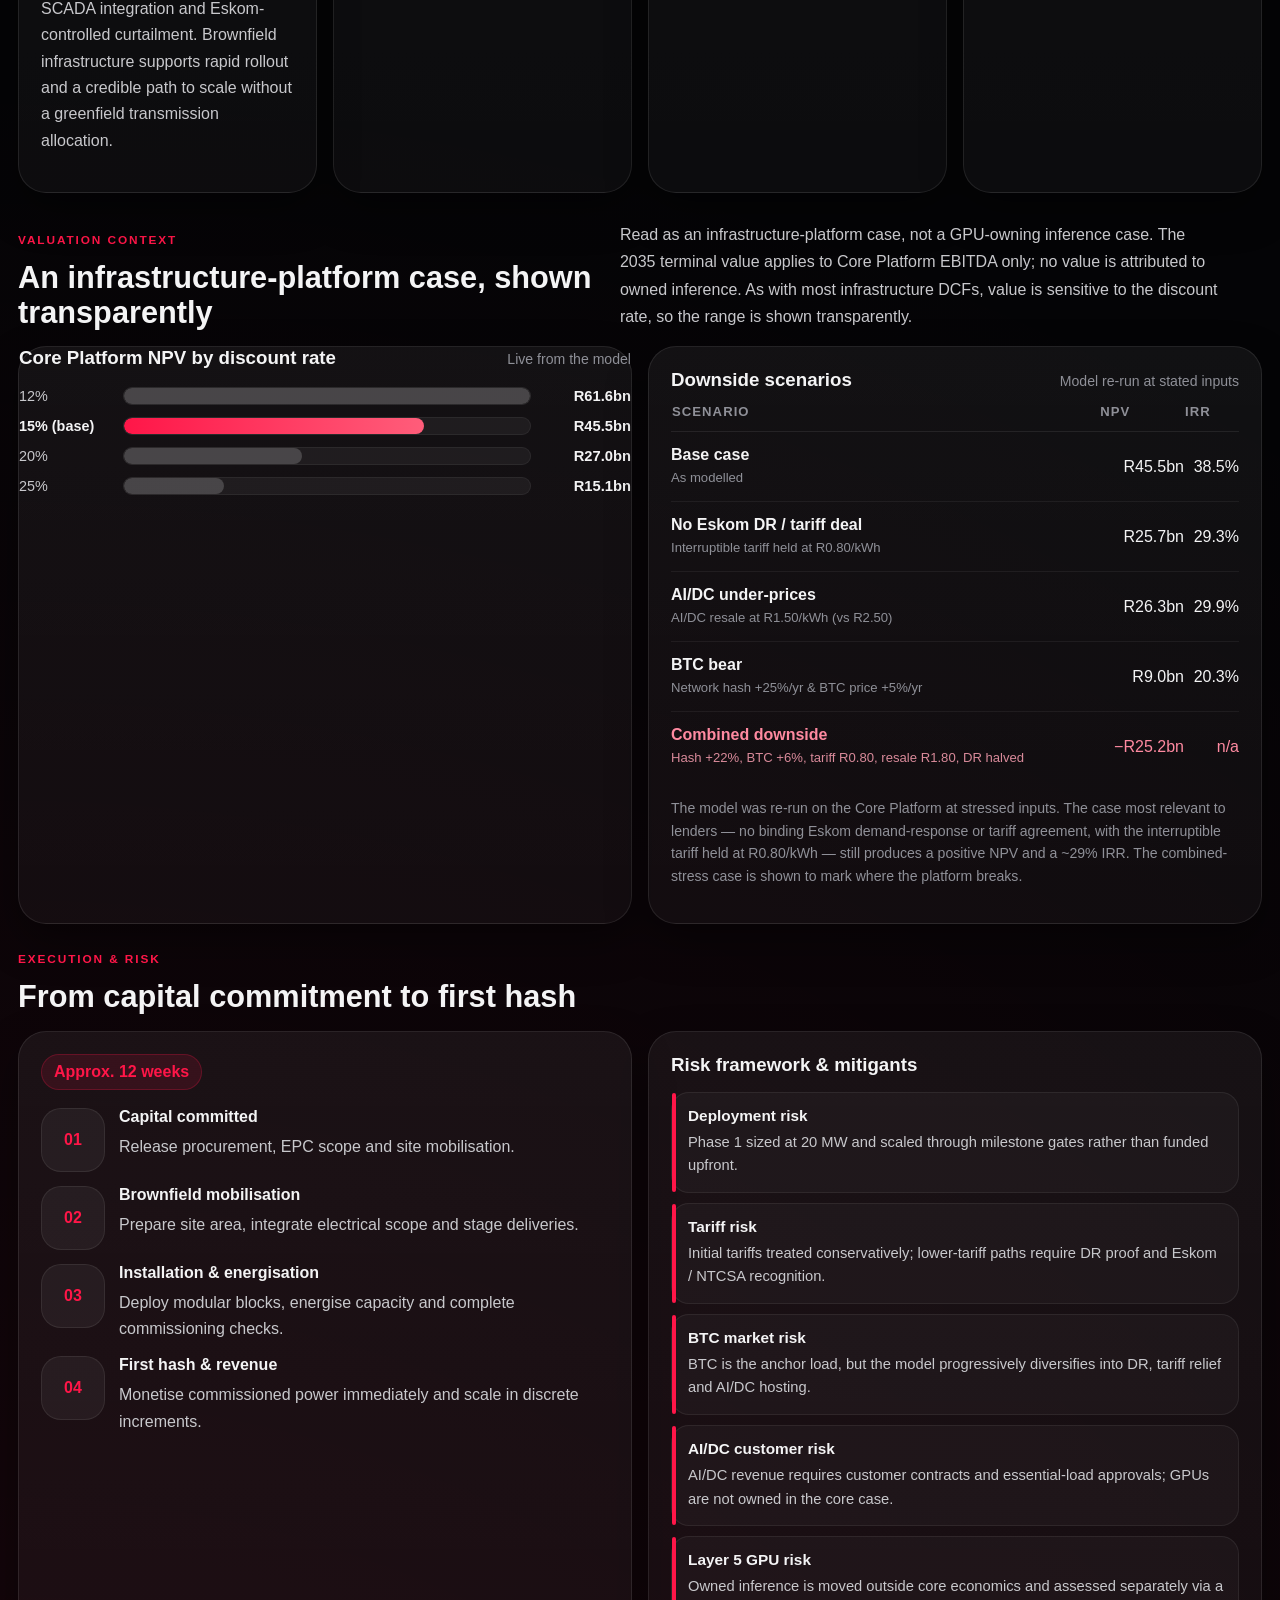
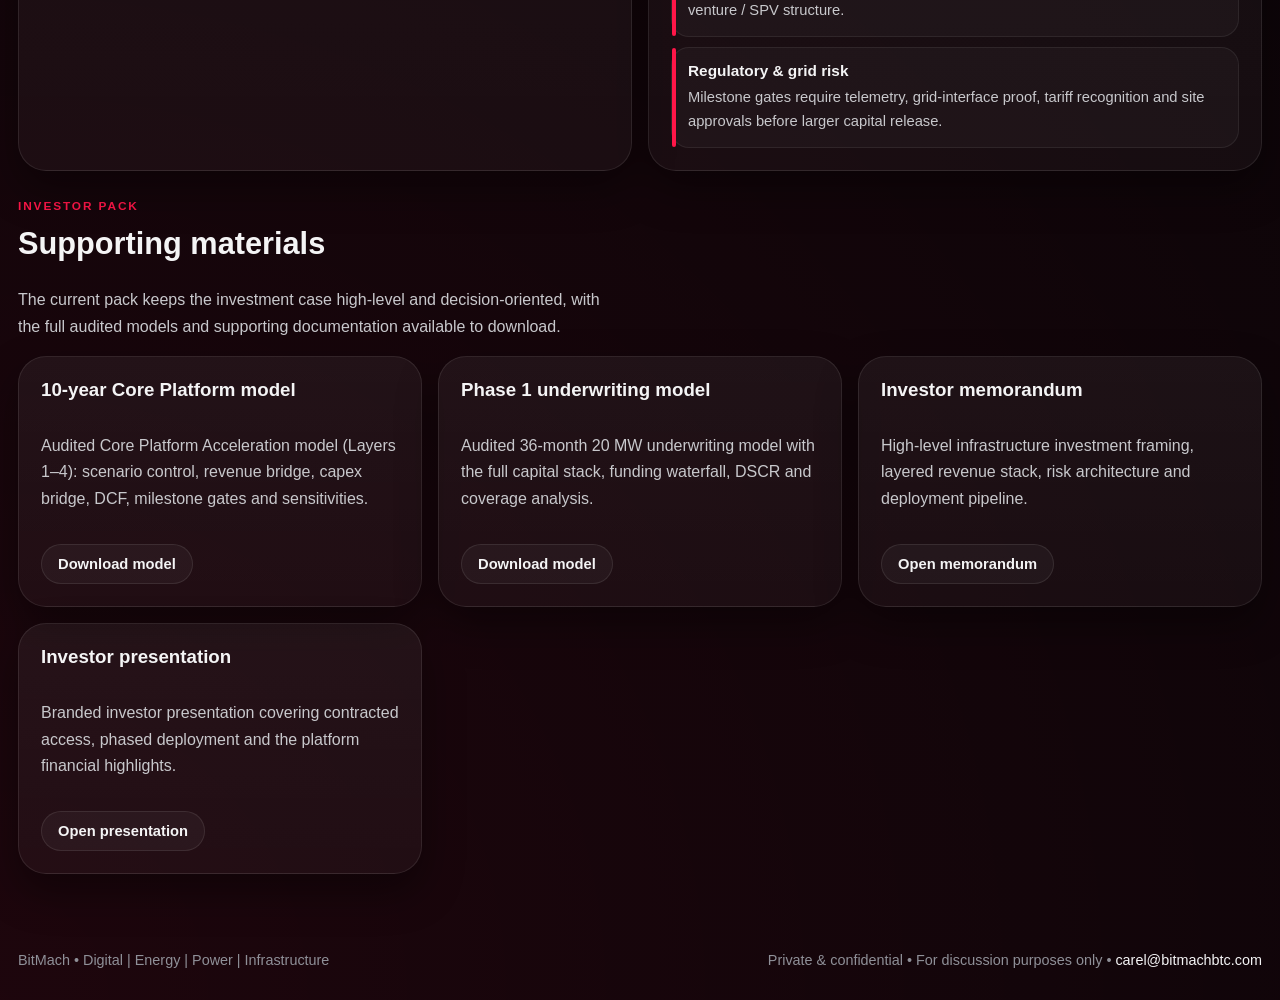
<file: investors/index.html>
<!DOCTYPE html>
<html lang="en">
<head>
  <meta charset="UTF-8" />
  <meta name="viewport" content="width=device-width, initial-scale=1.0" />
  <title>BitMach Investor Overview — Core Platform Acceleration Case</title>
  <meta name="description" content="Investor overview of BitMach's energy-orchestrated digital-infrastructure platform: the Core Platform Acceleration Case (Layers 1–4), the 20MW Phase 1 proof of execution, milestone-gated ramp to 2.4GW, and platform economics." />
  <link rel="icon" type="image/png" href="assets/img/logo-white.png" />
  <link rel="stylesheet" href="assets/css/styles.css" />
</head>
<body>
  <div class="bg-orb bg-orb-a"></div>
  <div class="bg-orb bg-orb-b"></div>

  <header class="topbar">
    <a href="#overview" class="brand-lockup">
      <img src="assets/img/logo-white.png" alt="BitMach" class="brand-logo" />
      <div>
        <div class="brand-descriptor">DIGITAL | ENERGY | POWER | INFRASTRUCTURE</div>
        <div class="brand-name">BitMach Investor Overview</div>
      </div>
    </a>

    <nav class="topnav">
      <a href="#platform">Platform</a>
      <a href="#phase1">Phase 1</a>
      <a href="#economics">Economics</a>
      <a href="#growth">Roadmap</a>
      <a href="#valuation">Valuation</a>
      <a href="#investor-pack">Investor Pack</a>
    </nav>

    <div class="topbar-actions">
      <a href="https://bitmachbtc.com/model2026v001/" class="secondary-btn">Scenario Analysis</a>
      <a href="mailto:stafford@bitmachbtc.com" class="primary-btn">stafford@bitmachbtc.com</a>
    </div>
  </header>

  <main class="page-shell">
    <section id="overview" class="hero card">
      <div class="hero-copy">
        <div class="eyebrow">Investor Overview · Core Platform Acceleration Case</div>
        <h1>Energy-orchestrated digital infrastructure that turns contracted power into compute, flexibility and AI-ready capacity.</h1>
        <p class="lede">
          BitMach converts contracted industrial power access into programmable compute capacity, grid flexibility and AI-ready data-centre infrastructure. The business is not defined by any single compute use case &mdash; it is defined by access to scarce, grid-connected power and the ability to present that load to the grid as controllable and dispatchable.
        </p>
        <p class="lede secondary">
          The case presented here is the <strong>Core Platform Acceleration Case (Layers&nbsp;1&ndash;4)</strong>. Owned-GPU inference (Layer&nbsp;5) is held as a separate, optional venture &mdash; ring-fenced in its own SPV if and when it is pursued.
        </p>

        <div class="hero-pills" id="heroPills"></div>

        <div class="hero-meta">
          <span id="asOfLabel">May 2026</span>
          <span class="meta-sep">&bull;</span>
          <span>Investor enquiries: <a href="mailto:carel@bitmachbtc.com">carel@bitmachbtc.com</a></span>
        </div>
      </div>

      <div class="hero-visual">
        <div class="visual-banner">
          <img src="assets/img/brand-banner.jpg" alt="BitMach brand banner" />
        </div>
        <div class="visual-card">
          <img src="assets/img/site-photo.png" alt="BitMach modular deployment concept" />
          <div class="visual-overlay">
            <span class="visual-label">Contracted access</span>
            <strong>Phase 1 deploys inside existing industrial and power-station infrastructure.</strong>
          </div>
        </div>
      </div>
    </section>

    <section class="metric-grid" id="metricGrid"></section>

    <section id="platform" class="section-shell">
      <div class="section-header">
        <div>
          <div class="eyebrow">Core Infrastructure Thesis</div>
          <h2>The scarce asset is controllable power &mdash; not the chip</h2>
        </div>
        <p>
          South Africa's grid no longer suffers primarily from a shortage of generation; it suffers from a shortage of controllable, real-time demand. The AI market needs power-secure sites. BitMach sits between the two as an energy-orchestration layer, monetising the same power platform across multiple revenue layers.
        </p>
      </div>

      <article class="card stack-card">
        <div class="card-headline-row">
          <h3>Layered revenue stack</h3>
          <span class="legend-note">Layers 1&ndash;4 underwritten · Layer 5 optional</span>
        </div>
        <p class="stack-intro" id="stackIntro"></p>
        <div class="layer-stack" id="layerStack"></div>
      </article>
    </section>

    <section id="phase1" class="section-shell">
      <div class="section-header">
        <div>
          <div class="eyebrow">Phase 1 &mdash; 20 MW Proof of Execution</div>
          <h2>10 MW Grootvlei + 10 MW AMSA Vanderbijlpark</h2>
        </div>
        <p id="phase1Intro"></p>
      </div>

      <div class="two-up phase1-layout">
        <article class="card capital-card">
          <div class="card-headline-row">
            <h3>Phase 1 capital structure</h3>
            <span class="legend-note">Audited underwriting model</span>
          </div>
          <div class="capital-stack" id="capitalStack"></div>
          <p class="fineprint" id="phase1Note"></p>
        </article>

        <article class="card note-card">
          <h3>Underwriting snapshot</h3>
          <div class="profile-grid" id="phase1Metrics"></div>
          <p class="fineprint">
            Phase 1 establishes operating proof &mdash; commissioning, telemetry, curtailment and investor-visible assets. Returns are deliberately conservative at this stage; the platform value sits in the 10-year Core Platform case below.
          </p>
        </article>
      </div>
    </section>

    <section id="economics" class="section-shell">
      <div class="section-header">
        <div>
          <div class="eyebrow">Core Platform Economics</div>
          <h2>Milestone-gated 10-year acceleration case</h2>
        </div>
        <p id="snapshotNote"></p>
      </div>

      <article class="card table-card snapshot-card">
        <h3>Core Platform snapshot (Layers 1&ndash;4)</h3>
        <div class="table-wrap">
          <table>
            <thead><tr id="snapshotHead"></tr></thead>
            <tbody id="snapshotBody"></tbody>
          </table>
        </div>
      </article>

      <div class="two-up">
        <article class="card mix-card">
          <h3>2035 revenue mix</h3>
          <div class="mix-bar" id="mixBar"></div>
          <div class="mix-legend" id="mixLegend"></div>
          <p class="fineprint" id="mixNote"></p>
        </article>

        <article class="card capex-card">
          <div class="card-headline-row">
            <h3>10-year capex bridge</h3>
            <span class="legend-note" id="capexTotal"></span>
          </div>
          <div class="capex-bridge" id="capexBridge"></div>
          <p class="fineprint">Owned GPUs are excluded entirely &mdash; AI/DC hosting infrastructure is power-secure capacity only, with hardware partner- or customer-funded.</p>
        </article>
      </div>
    </section>

    <section class="section-shell">
      <div class="section-header compact">
        <div>
          <div class="eyebrow">Revenue Architecture</div>
          <h2>Underwritten today vs. layered upside</h2>
        </div>
      </div>
      <div class="two-up" id="revenueArchitecture"></div>
    </section>

    <section id="growth" class="section-shell growth-section">
      <div class="section-header">
        <div>
          <div class="eyebrow">Growth Roadmap</div>
          <h2>A milestone-gated ramp to 2.4 GW</h2>
        </div>
        <p>
          Each capacity step is gated on operating evidence rather than funded upfront. The structure lets a large infrastructure investor support aggressive growth without writing an unconditional cheque &mdash; the platform can grow quickly, but capital release stays tied to proof.
        </p>
      </div>

      <div class="callout-band">
        <div class="callout-kicker">Scale rationale</div>
        <div class="callout-copy">
          ~2&nbsp;GW of grid-connected industrial power access is already secured across the platform pipeline through Eskom and AMSA; capital and milestone proof are the principal execution unlocks from here.
        </div>
      </div>

      <div class="two-up growth-layout">
        <article class="card ramp-card">
          <div class="card-headline-row">
            <h3>Connected-load ramp</h3>
            <span class="legend-note">Model totals 2026&ndash;2035 · illustrative site allocation</span>
          </div>
          <div id="rampLegend" class="legend"></div>
          <div id="rampChart" class="ramp-chart"></div>
        </article>

        <article class="card phase-card">
          <h3>Milestone-gated capital release</h3>
          <div class="phase-stack" id="milestoneStack"></div>
        </article>
      </div>
    </section>

    <section class="section-shell">
      <div class="section-header compact">
        <div>
          <div class="eyebrow">Energy-Cost Pathway</div>
          <h2>The tariff path is the platform's single largest value lever</h2>
        </div>
      </div>
      <div class="energy-grid" id="energyGrid"></div>
    </section>

    <section id="sites" class="section-shell">
      <div class="section-header compact">
        <div>
          <div class="eyebrow">Contracted Access</div>
          <h2>Named nodes underpinning the platform</h2>
        </div>
      </div>
      <div class="site-grid" id="siteGrid"></div>
    </section>

    <section id="valuation" class="section-shell">
      <div class="section-header">
        <div>
          <div class="eyebrow">Valuation Context</div>
          <h2>An infrastructure-platform case, shown transparently</h2>
        </div>
        <p id="valuationIntro"></p>
      </div>

      <div class="two-up">
        <article class="card valuation-card">
          <div class="card-headline-row">
            <h3>Core Platform NPV by discount rate</h3>
            <span class="legend-note">Live from the model</span>
          </div>
          <div class="valuation-bars" id="valuationBars"></div>
        </article>

        <article class="card table-card">
          <div class="card-headline-row">
            <h3>Downside scenarios</h3>
            <span class="legend-note">Model re-run at stated inputs</span>
          </div>
          <div class="table-wrap">
            <table>
              <thead>
                <tr><th>Scenario</th><th>NPV</th><th>IRR</th></tr>
              </thead>
              <tbody id="downsideBody"></tbody>
            </table>
          </div>
          <p class="fineprint" id="downsideIntro"></p>
        </article>
      </div>
    </section>

    <section class="section-shell">
      <div class="section-header compact">
        <div>
          <div class="eyebrow">Execution &amp; Risk</div>
          <h2>From capital commitment to first hash</h2>
        </div>
      </div>

      <div class="two-up">
        <article class="card timeline-card">
          <div class="timeline-badge">Approx. 12 weeks</div>
          <div class="timeline" id="timeline"></div>
        </article>

        <article class="card defensible-card">
          <h3>Risk framework &amp; mitigants</h3>
          <div class="risk-list" id="riskList"></div>
        </article>
      </div>
    </section>

    <section id="investor-pack" class="section-shell">
      <div class="section-header compact">
        <div>
          <div class="eyebrow">Investor Pack</div>
          <h2>Supporting materials</h2>
        </div>
        <p>
          The current pack keeps the investment case high-level and decision-oriented, with the full audited models and supporting documentation available to download.
        </p>
      </div>
      <div class="doc-grid" id="docGrid"></div>
    </section>
  </main>

  <footer class="page-footer">
    <div>BitMach &bull; Digital | Energy | Power | Infrastructure</div>
    <div>Private &amp; confidential &bull; For discussion purposes only &bull; <a href="mailto:carel@bitmachbtc.com">carel@bitmachbtc.com</a></div>
  </footer>

  <script src="assets/js/data.js"></script>
  <script src="assets/js/app.js"></script>
</body>
</html>
</file>
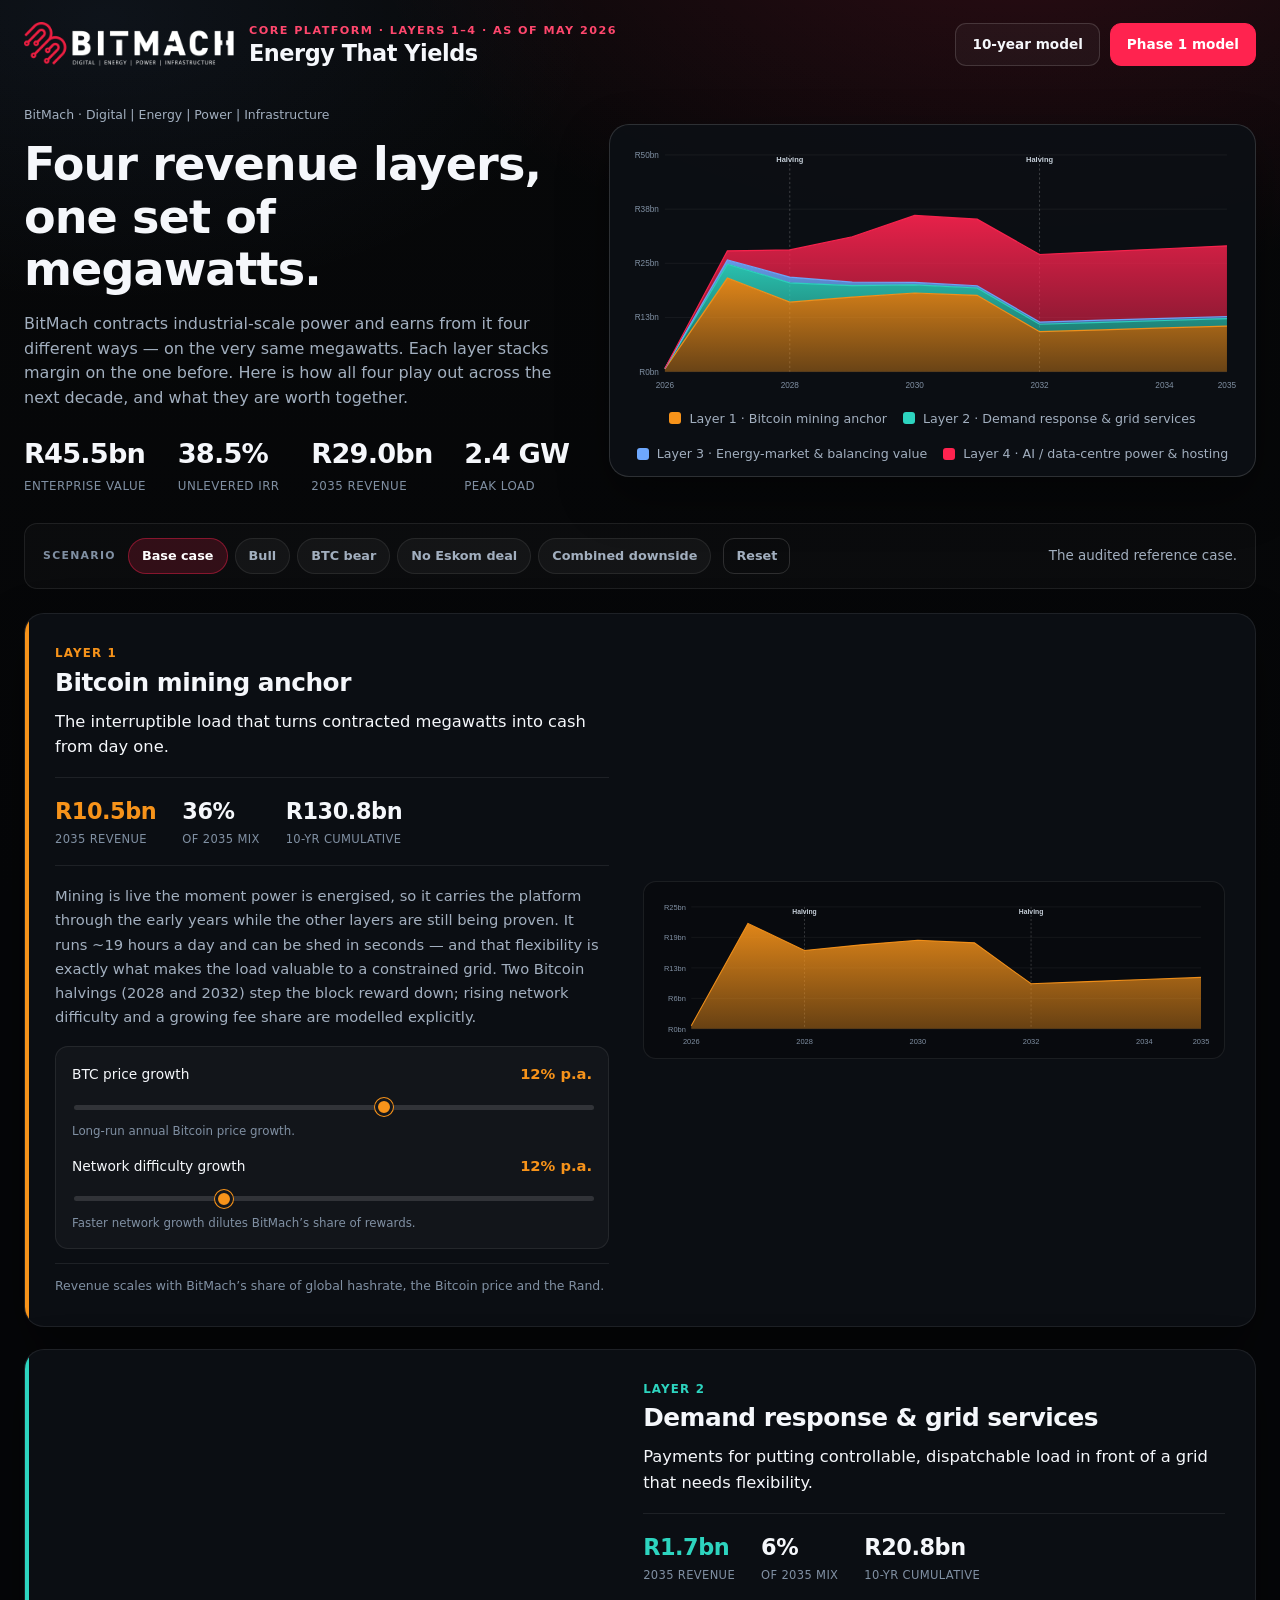
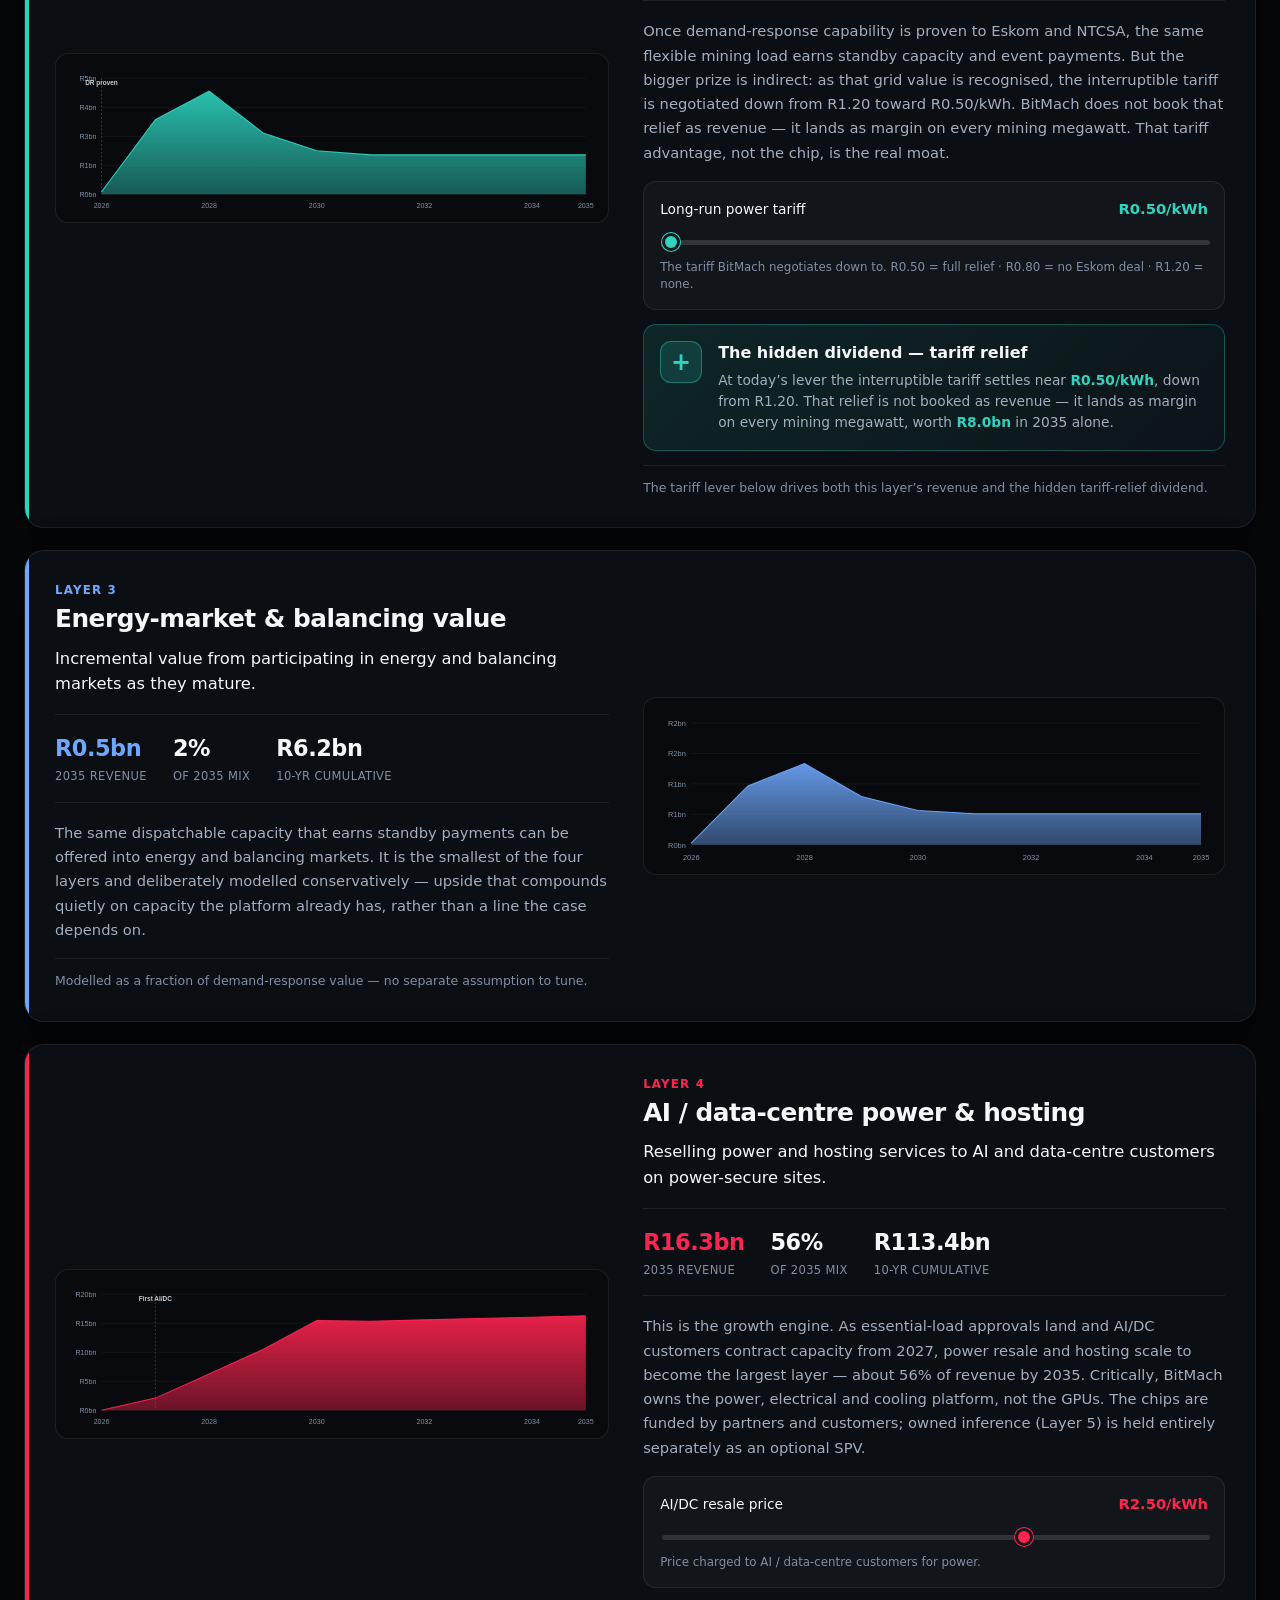
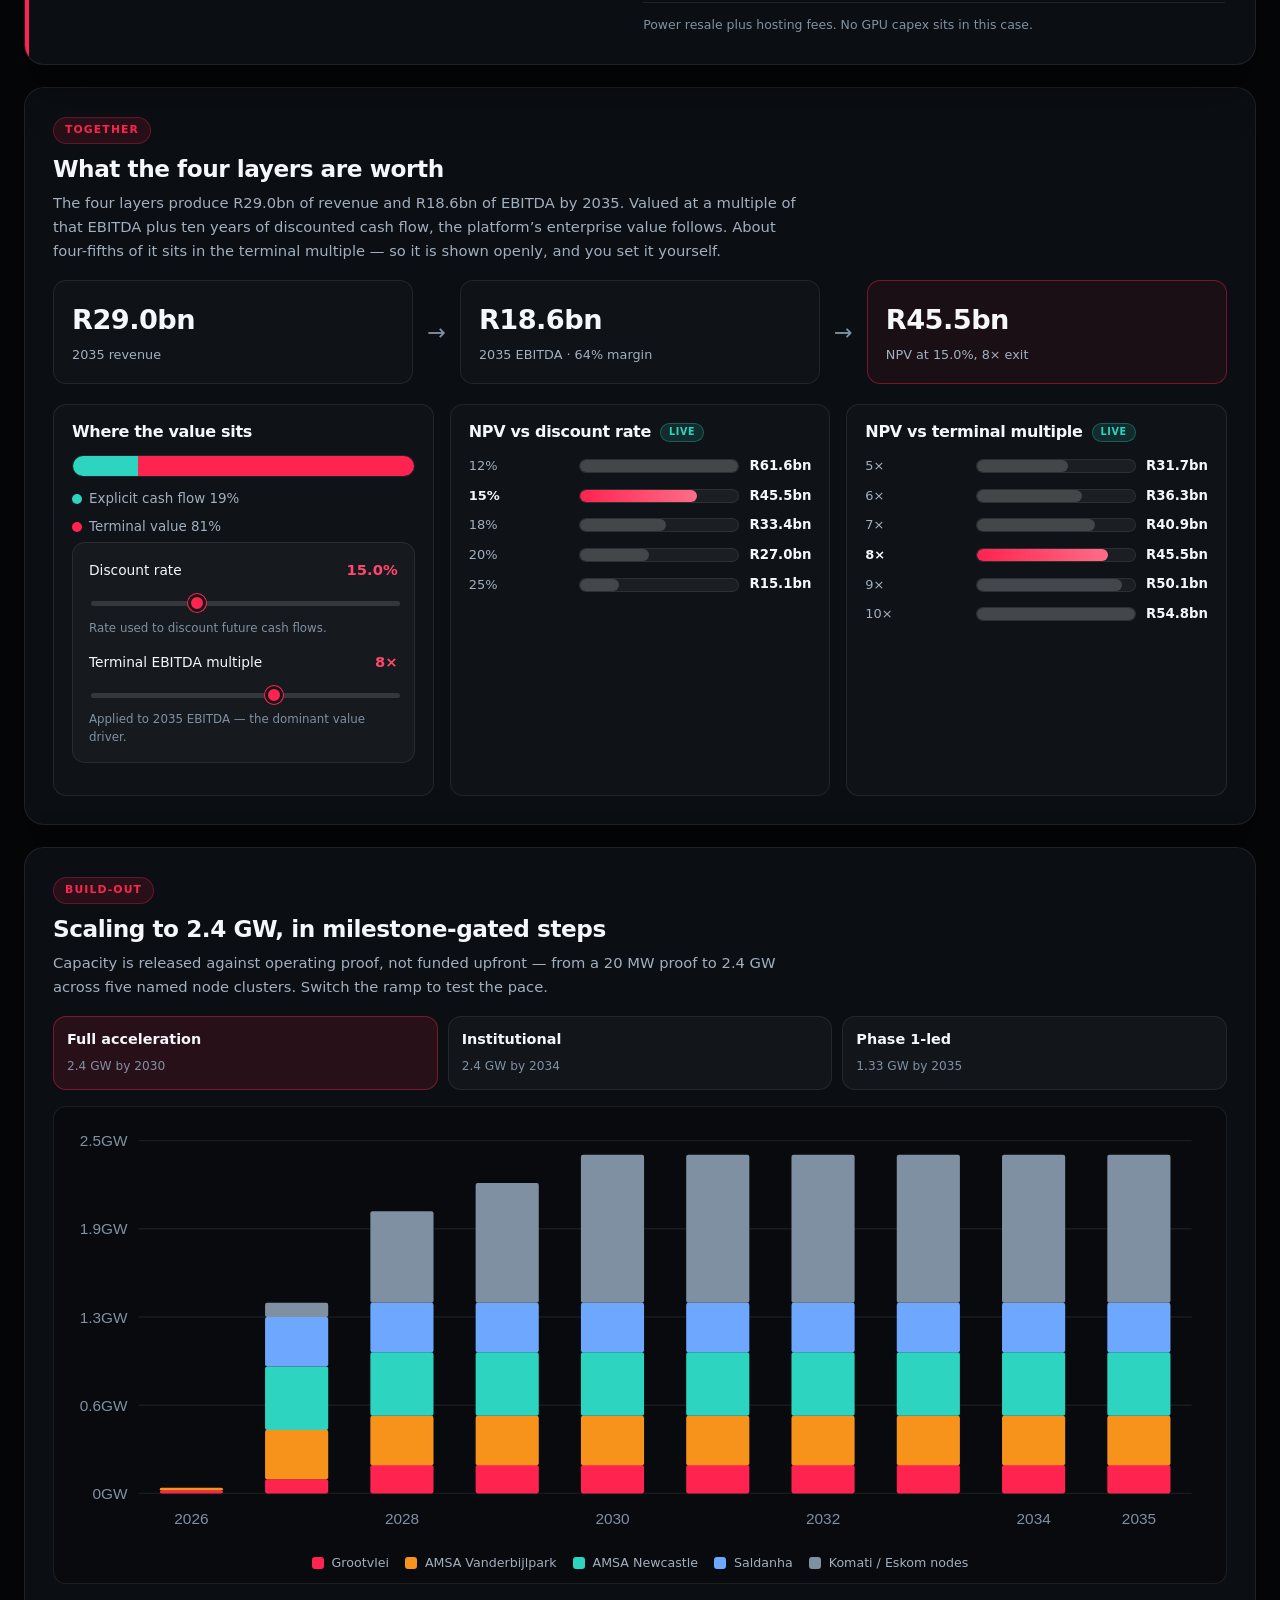
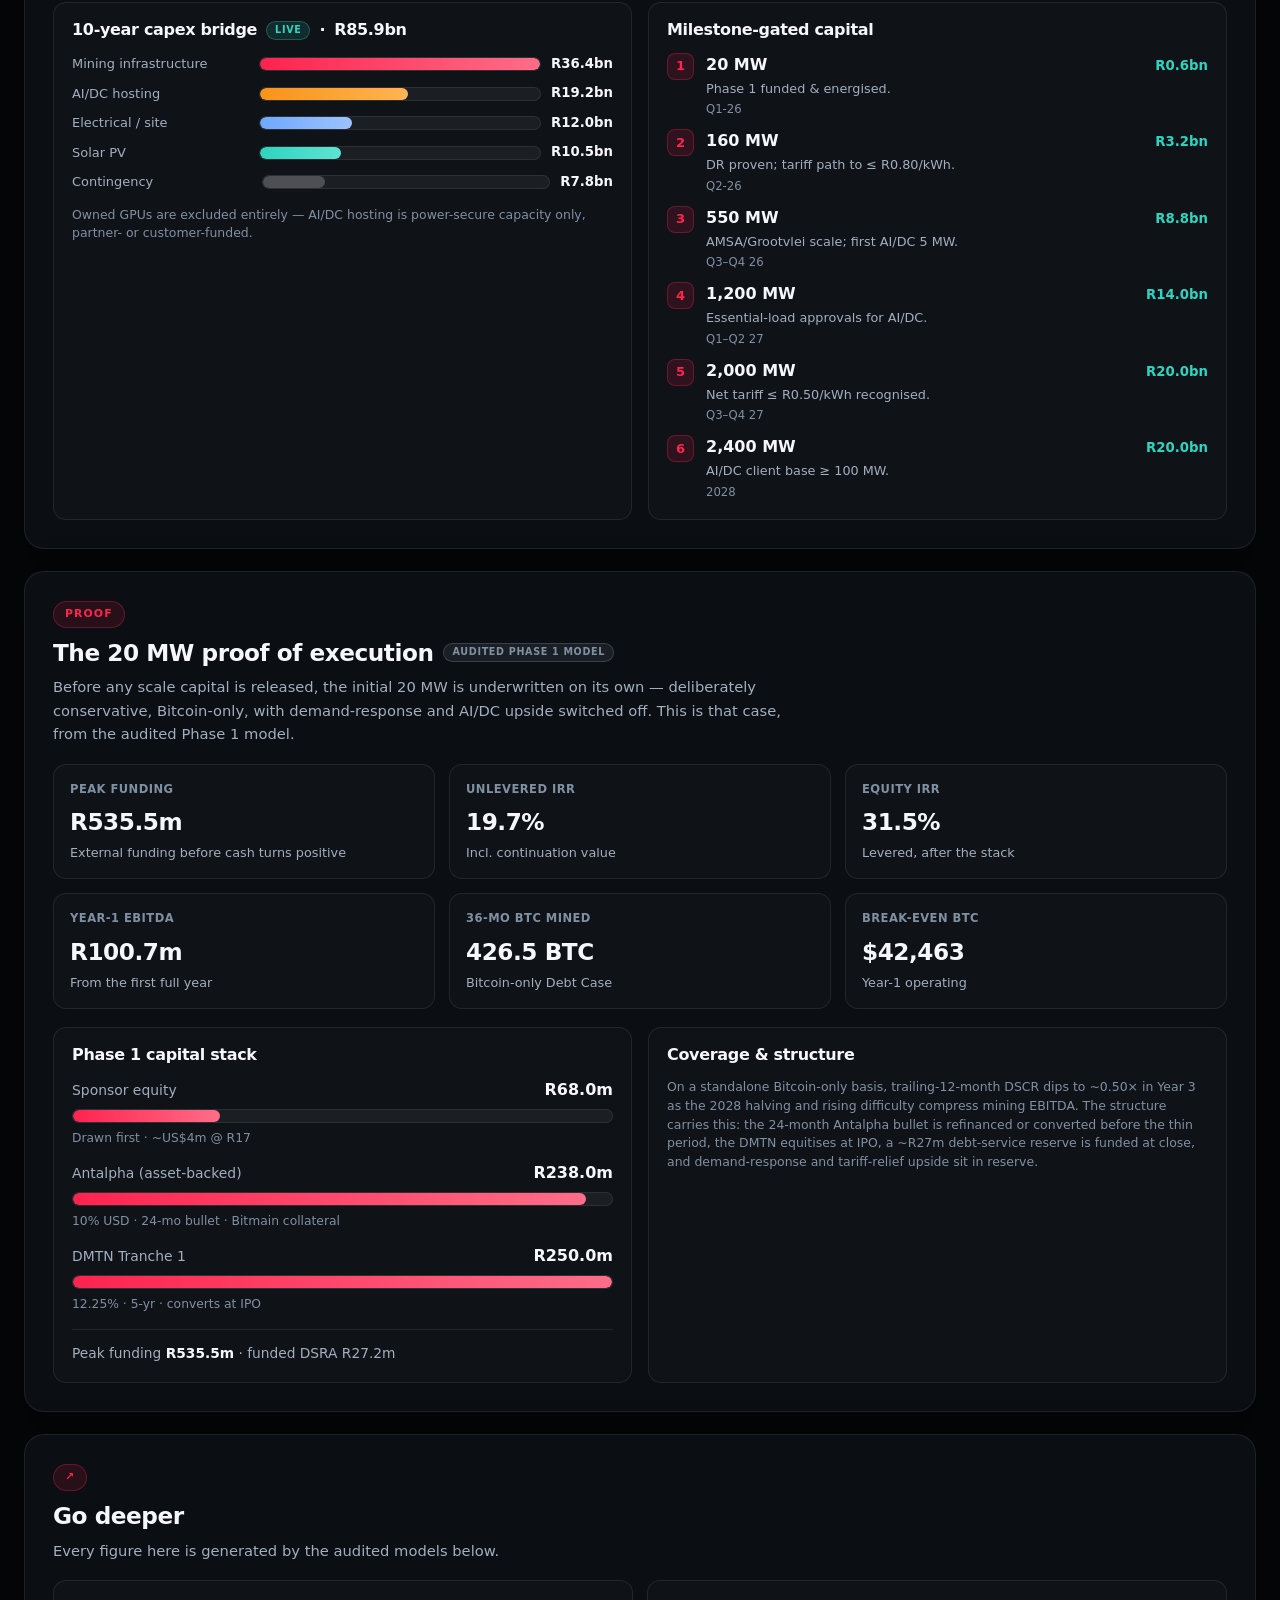
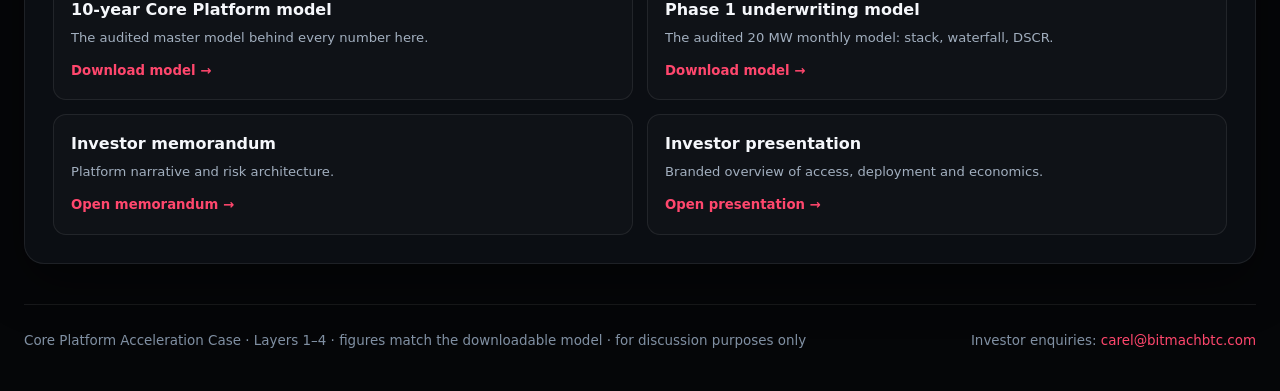
<file: model2026v001/index.html>
<!DOCTYPE html>
<html lang="en">
<head>
  <meta charset="UTF-8" />
  <meta name="viewport" content="width=device-width, initial-scale=1.0" />
  <title>BitMach — Four Revenue Layers</title>
  <meta name="description" content="How BitMach earns from contracted power four ways on the same megawatts — and what the four layers are worth together. Interactive, matching the audited model." />
  <link rel="icon" type="image/png" href="assets/img/logo-white.png" />
  <link rel="stylesheet" href="assets/css/styles.css" />
</head>
<body>
  <div class="bg"></div>

  <header class="topbar">
    <div class="brand">
      <img src="assets/img/logo-white.png" alt="BitMach" class="brand-logo" />
      <div><div class="eyebrow">Core Platform · Layers 1–4 · as of <span id="asOf">May 2026</span></div><h1>Energy That Yields</h1></div>
    </div>
    <div class="topbar-actions">
      <a id="dlTop" class="secondary-btn" target="_blank" rel="noopener">10-year model</a>
      <a id="dlP1" class="primary-btn" target="_blank" rel="noopener">Phase 1 model</a>
    </div>
  </header>

  <!-- HERO: thesis + the four-layer stack as the single hero visual -->
  <section class="hero">
    <div class="hero-intro">
      <div class="hero-kicker">BitMach · Digital | Energy | Power | Infrastructure</div>
      <h2>Four revenue layers,<br/>one set of megawatts.</h2>
      <p id="heroThesis"></p>
      <div class="hero-headline">
        <div class="hh"><div class="hh-v" id="hvVal">—</div><div class="hh-l">Enterprise value</div></div>
        <div class="hh"><div class="hh-v" id="hvIrr">—</div><div class="hh-l">Unlevered IRR</div></div>
        <div class="hh"><div class="hh-v" id="hvRev">—</div><div class="hh-l">2035 revenue</div></div>
        <div class="hh"><div class="hh-v" id="hvMw">—</div><div class="hh-l">Peak load</div></div>
      </div>
    </div>
    <div class="hero-chartwrap">
      <div id="heroChart" class="bigchart"></div>
      <div id="heroLegend" class="legend"></div>
    </div>
  </section>

  <!-- SCENARIO STRIP -->
  <section class="scenbar">
    <div class="scenbar-l">
      <span class="scen-eyebrow">Scenario</span>
      <div id="scenStrip" class="scen-strip"></div>
      <button id="resetBtn" class="ghost-btn small">Reset</button>
    </div>
    <div id="scenNote" class="scen-note"></div>
  </section>

  <main class="flow">

    <!-- FOUR LAYER CHAPTERS -->
    <section class="chapter ch-l1" id="ch_l1"></section>
    <section class="chapter ch-l2" id="ch_l2"></section>
    <section class="chapter ch-l3" id="ch_l3"></section>
    <section class="chapter ch-l4" id="ch_l4"></section>

    <!-- VALUATION -->
    <section class="block card">
      <div class="block-head"><span class="block-tag">Together</span><h3>What the four layers are worth</h3>
      <p class="block-sub">The four layers produce R29.0bn of revenue and R18.6bn of EBITDA by 2035. Valued at a multiple of that EBITDA plus ten years of discounted cash flow, the platform’s enterprise value follows. About four-fifths of it sits in the terminal multiple — so it is shown openly, and you set it yourself.</p></div>
      <div id="vBridge"></div>
      <div class="val-grid">
        <div class="val-card">
          <h4>Where the value sits</h4>
          <div id="vTransp"></div>
          <div id="ctl_val" class="inline-ctl"></div>
        </div>
        <div class="val-card">
          <h4>NPV vs discount rate <span class="live">live</span></h4>
          <div id="vDiscount"></div>
        </div>
        <div class="val-card">
          <h4>NPV vs terminal multiple <span class="live">live</span></h4>
          <div id="vTerminal"></div>
        </div>
      </div>
    </section>

    <!-- SCALE -->
    <section class="block card">
      <div class="block-head"><span class="block-tag">Build-out</span><h3>Scaling to 2.4 GW, in milestone-gated steps</h3>
      <p class="block-sub">Capacity is released against operating proof, not funded upfront — from a 20 MW proof to 2.4 GW across five named node clusters. Switch the ramp to test the pace.</p></div>
      <div id="rampSelect" class="ramp-select"></div>
      <div class="chartcard"><div id="rampChart" class="bigchart"></div><div id="rampLegend" class="legend"></div></div>
      <div class="val-grid two">
        <div class="val-card"><h4>10-year capex bridge <span class="live">live</span> · <span id="capexTotal">—</span></h4><div id="capexBridge"></div><p class="fine">Owned GPUs are excluded entirely — AI/DC hosting is power-secure capacity only, partner- or customer-funded.</p></div>
        <div class="val-card"><h4>Milestone-gated capital</h4><div id="milestones" class="ms-list"></div></div>
      </div>
    </section>

    <!-- PHASE 1 -->
    <section class="block card">
      <div class="block-head"><span class="block-tag">Proof</span><h3>The 20 MW proof of execution <span class="static">audited Phase 1 model</span></h3>
      <p id="p1Intro" class="block-sub"></p></div>
      <div id="p1Metrics" class="p1-grid"></div>
      <div class="val-grid two">
        <div class="val-card"><h4>Phase 1 capital stack</h4><div id="p1Stack" class="cap-stack"></div><div class="cap-tot">Peak funding <strong>R535.5m</strong> · funded DSRA R27.2m</div></div>
        <div class="val-card"><h4>Coverage &amp; structure</h4><p id="p1Coverage" class="fine"></p></div>
      </div>
    </section>

    <!-- DOCS -->
    <section class="block card">
      <div class="block-head"><span class="block-tag">↗</span><h3>Go deeper</h3><p class="block-sub">Every figure here is generated by the audited models below.</p></div>
      <div id="docList" class="doc-list"></div>
    </section>

  </main>

  <footer class="footer">
    <div id="footMeta"></div>
    <div>Investor enquiries: <a href="mailto:carel@bitmachbtc.com">carel@bitmachbtc.com</a></div>
  </footer>

  <script src="assets/js/model.js"></script>
  <script src="assets/js/data.js"></script>
  <script>
  /* build the four layer chapters from data before app.js runs its update() */
  (function(){
    function build(){
      var D=window.BITMACH; if(!D){return setTimeout(build,0);}
      document.getElementById('heroThesis').textContent=D.thesis;
      D.layers.forEach(function(L,idx){
        var sec=document.getElementById('ch_'+L.id); if(!sec)return;
        var flip = idx%2===1 ? ' flip':'';
        sec.className='chapter ch-'+L.id+flip;
        sec.style.setProperty('--accent', L.hex);
        sec.innerHTML =
          '<div class="ch-left">'
          + '<div class="ch-tag" style="color:'+L.hex+'">'+L.tag+'</div>'
          + '<h3>'+L.name+'</h3>'
          + '<p class="ch-what">'+L.what+'</p>'
          + '<div class="ch-stats" id="stats_'+L.id+'"></div>'
          + '<p class="ch-plays">'+L.plays+'</p>'
          + (L.sliders.length ? '<div class="ch-ctl" id="ctl_'+L.id+'"></div>' : '')
          + (L.showRelief ? '<div class="relief" id="relief_'+L.id+'"></div>' : '')
          + '<div class="ch-foot">'+L.footnote+'</div>'
          + '</div>'
          + '<div class="ch-right"><div class="chartcard"><div class="ch-chart" id="chart_'+L.id+'"></div></div></div>';
      });
    }
    build();
  })();
  </script>
  <script src="assets/js/app.js"></script>
</body>
</html>
</file>
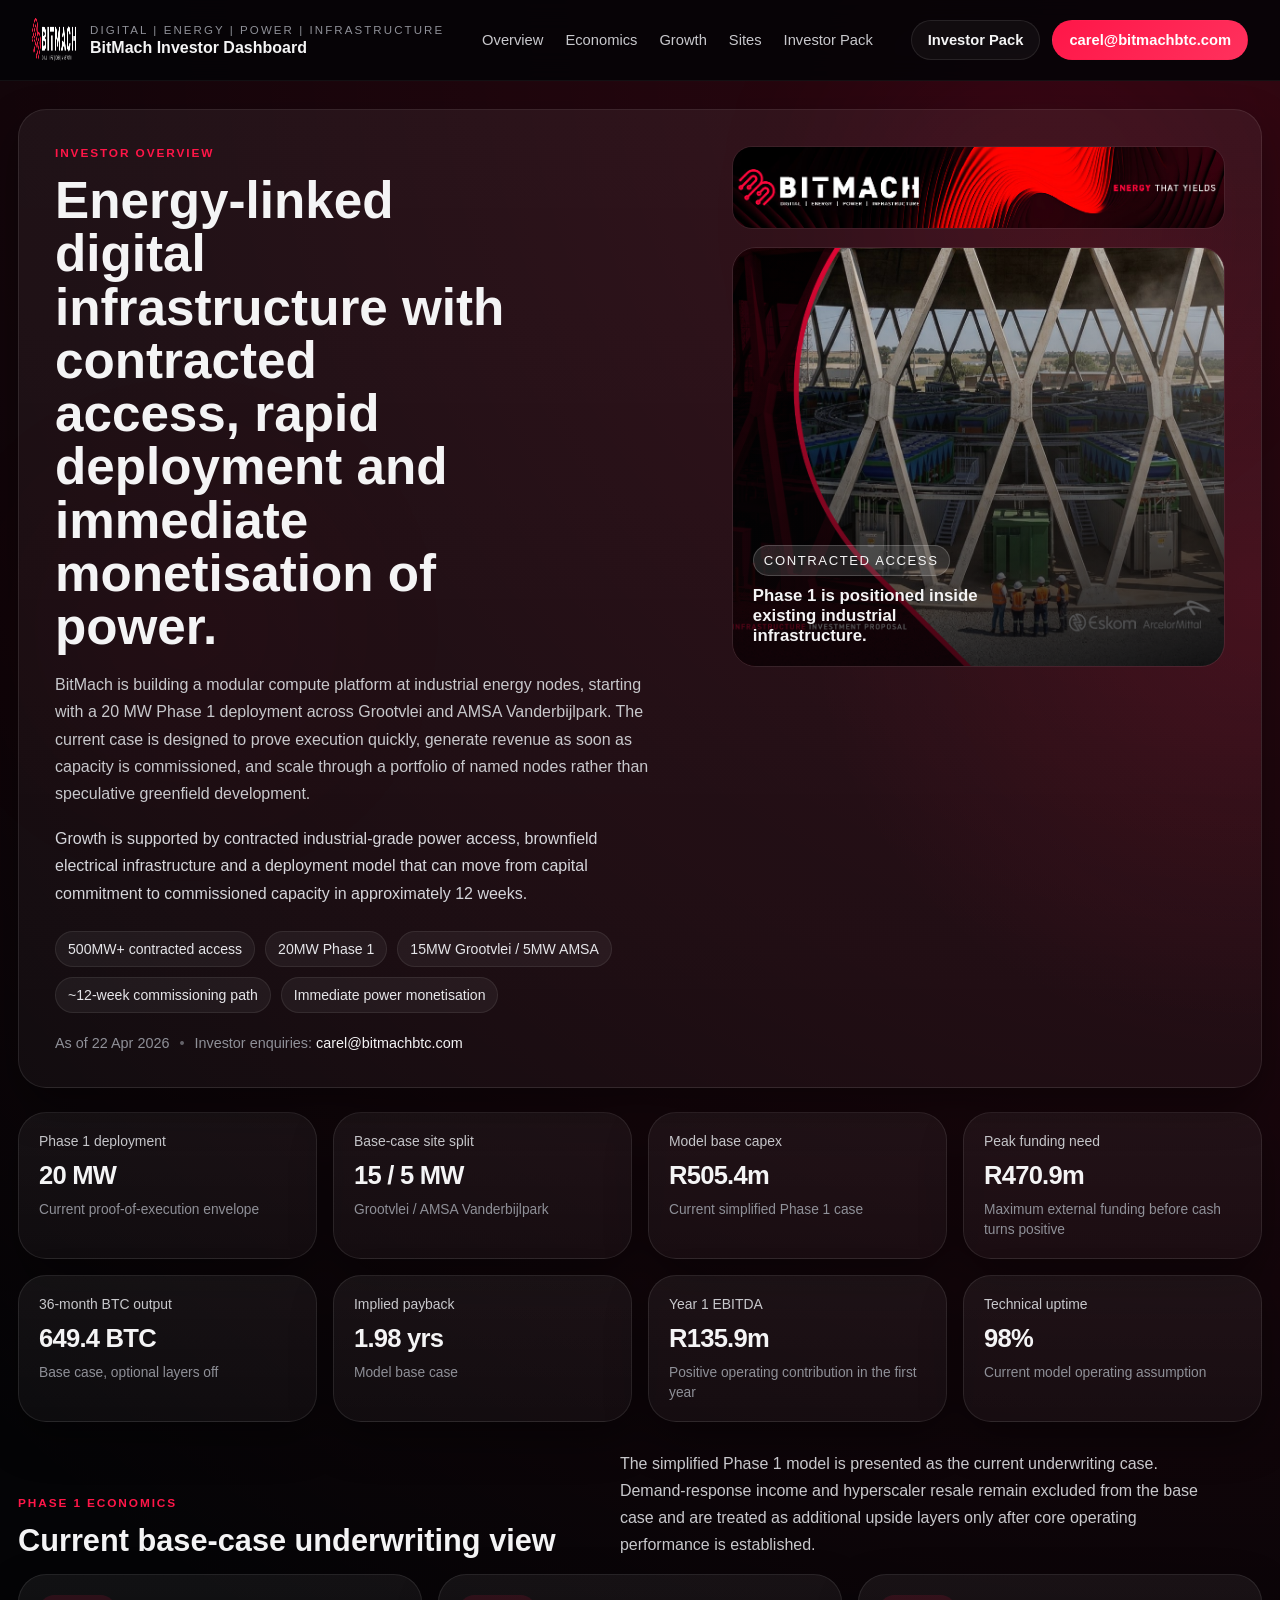
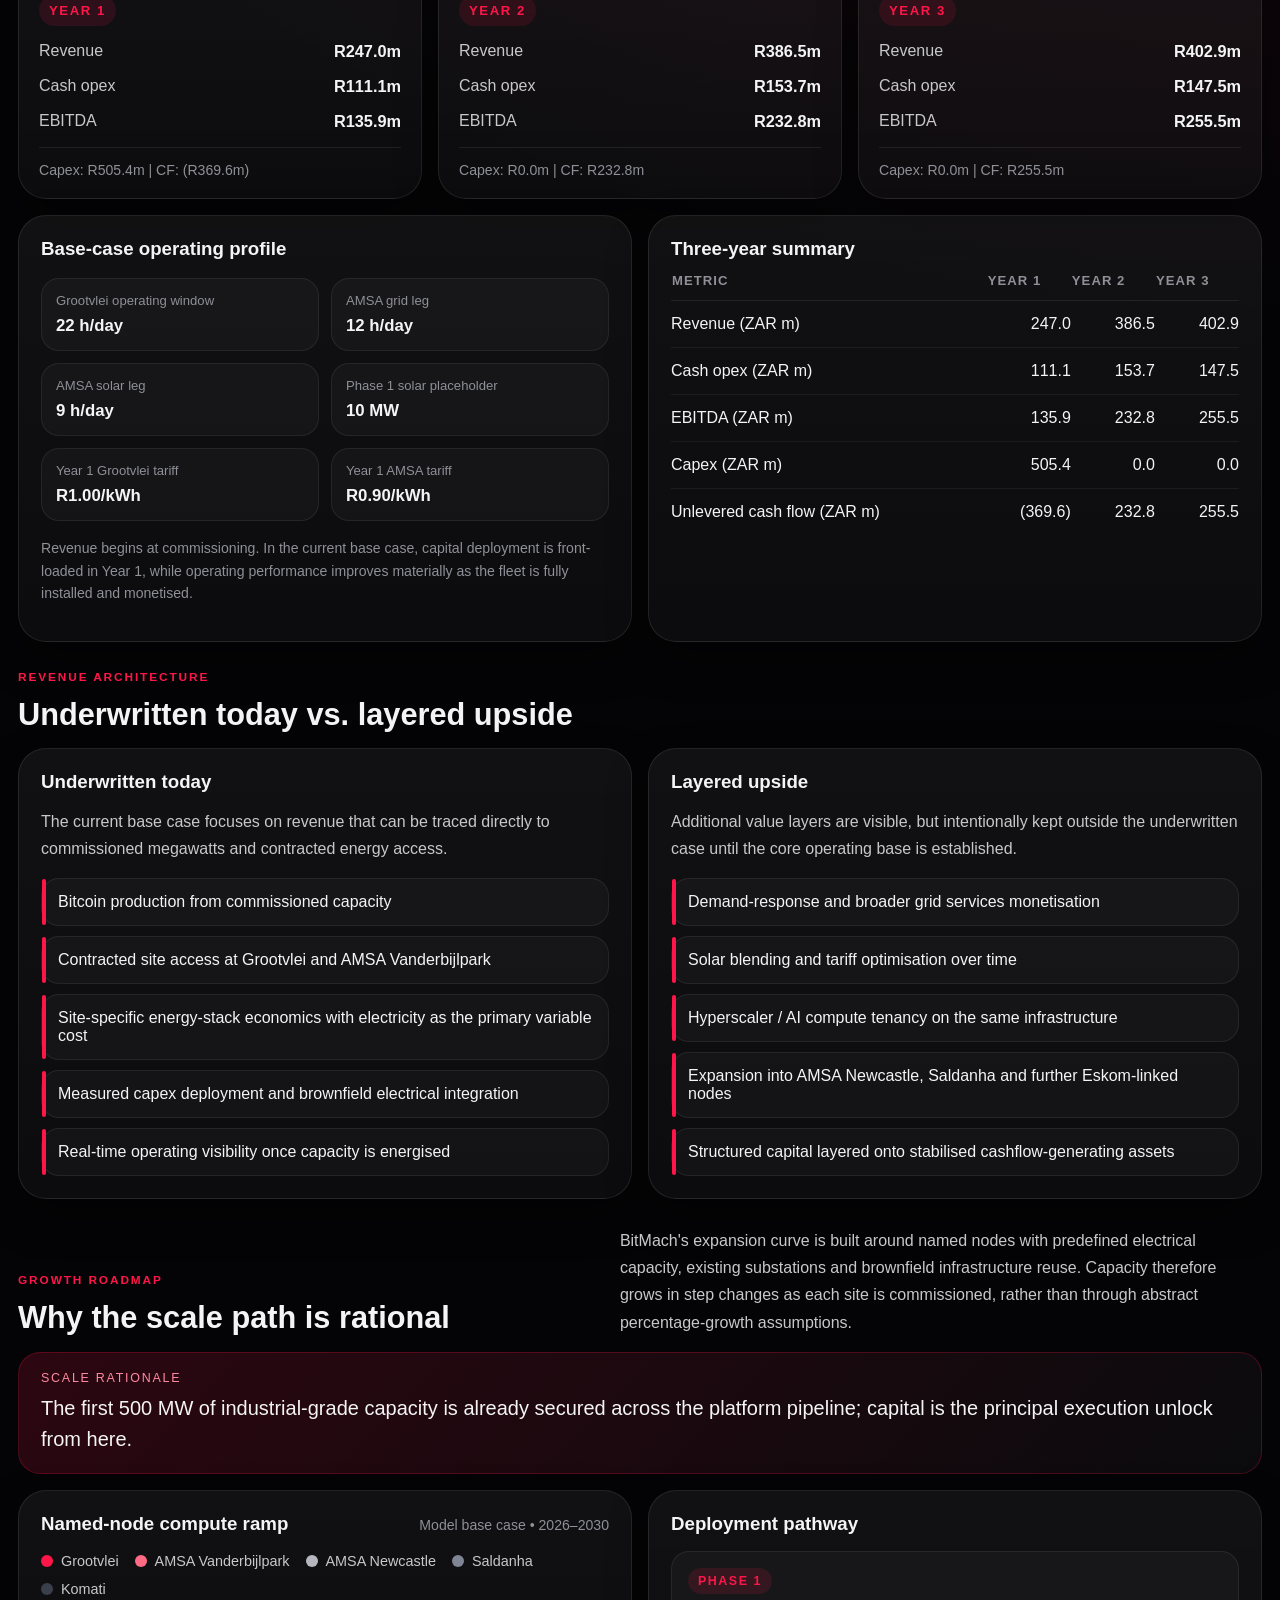
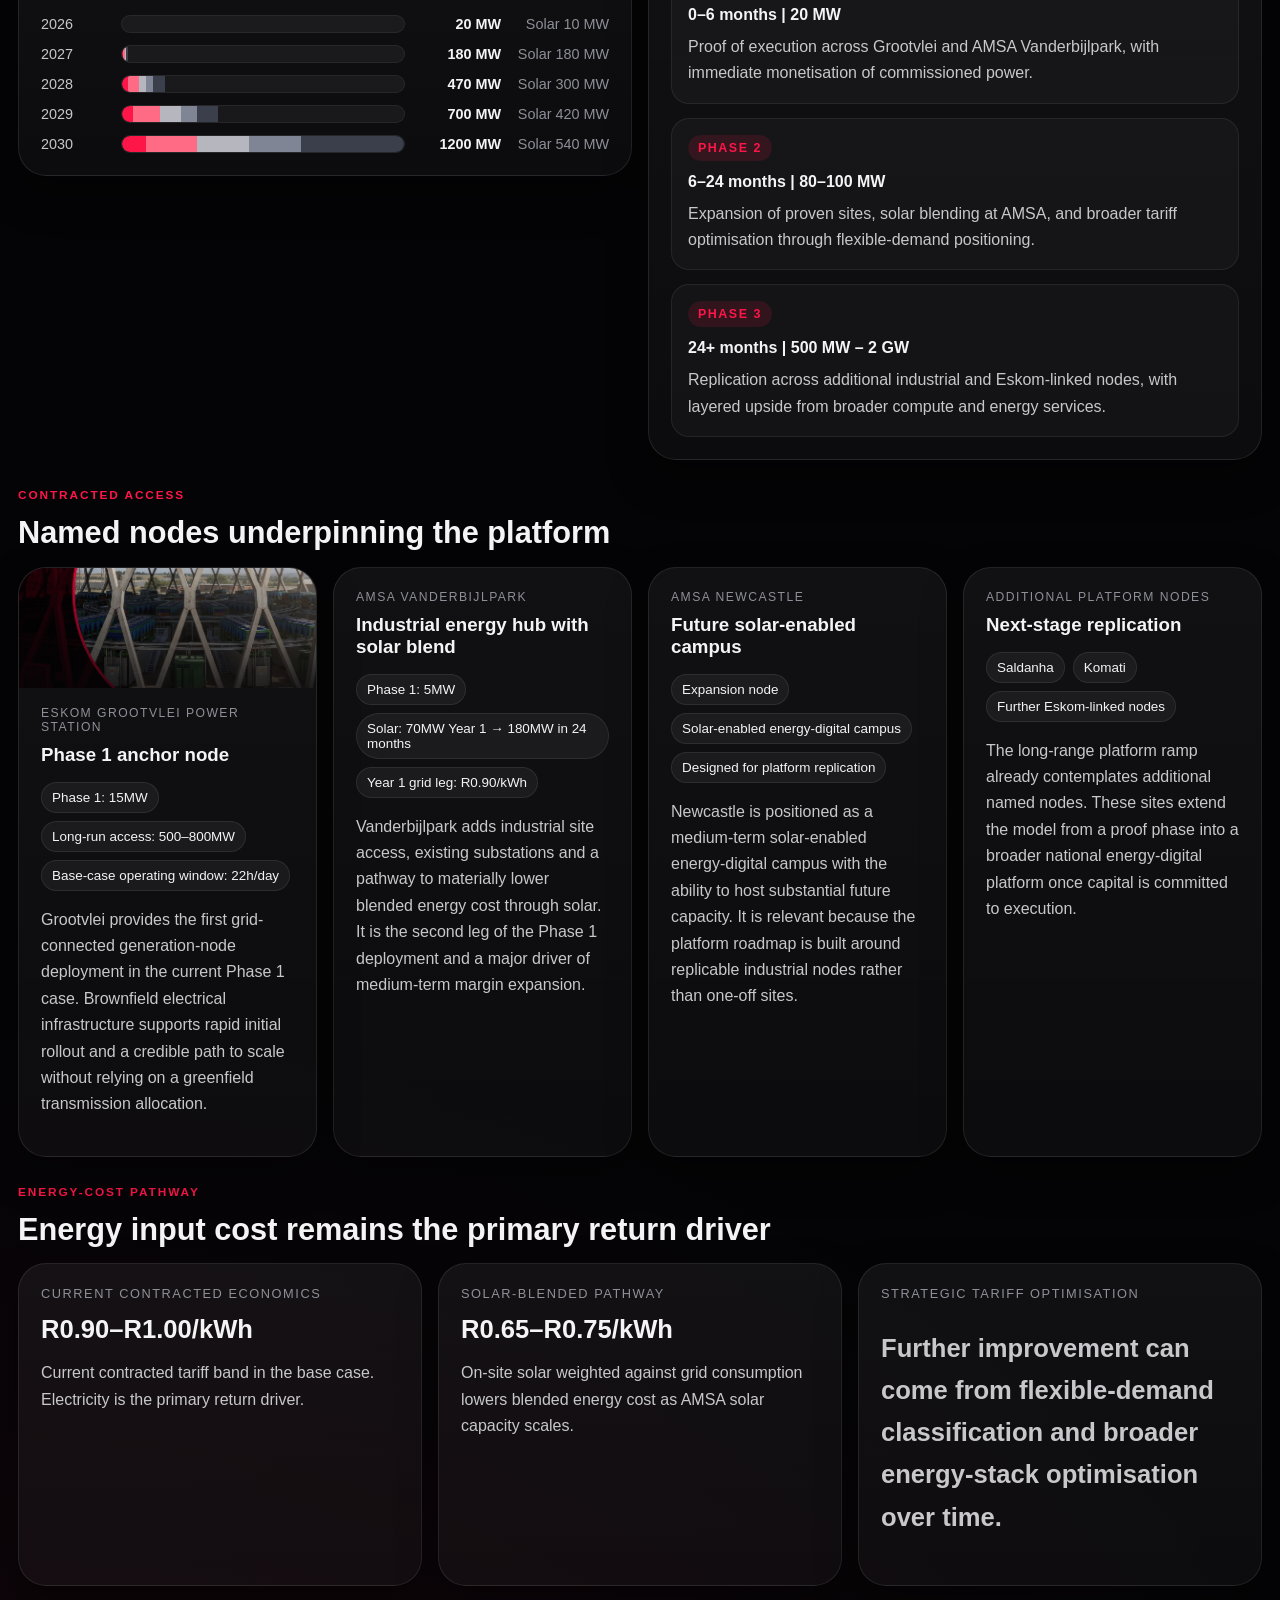
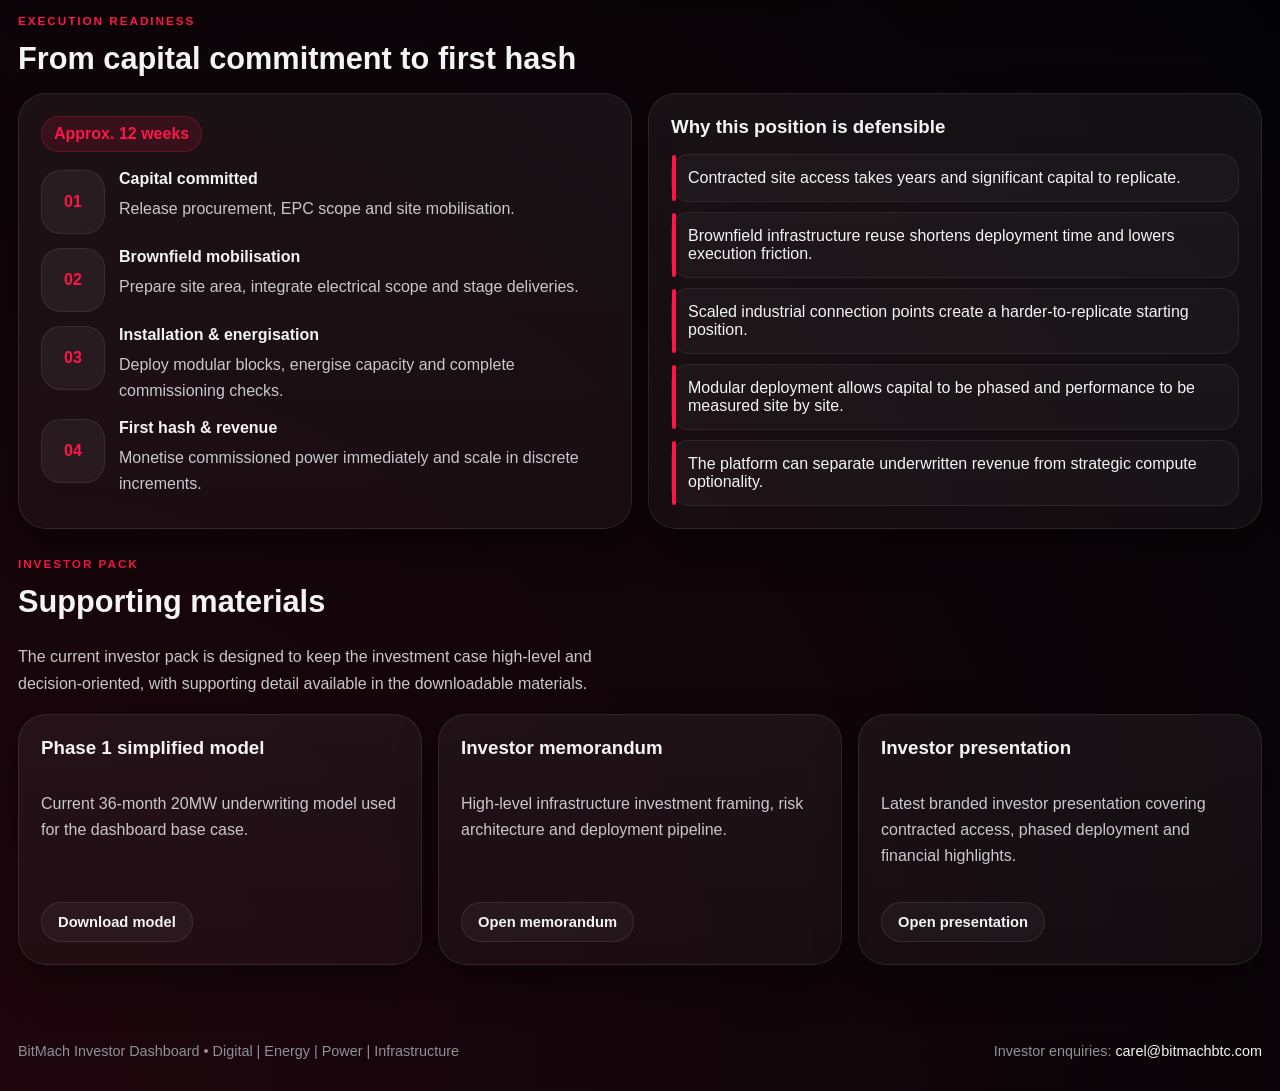
<file: model2026v01/index.html>
<!DOCTYPE html>
<html lang="en">
<head>
  <meta charset="UTF-8" />
  <meta name="viewport" content="width=device-width, initial-scale=1.0" />
  <title>BitMach Investor Dashboard</title>
  <meta name="description" content="Investor-facing overview of BitMach's Phase 1 deployment, contracted access, base-case economics and multi-site growth roadmap." />
  <link rel="icon" type="image/png" href="assets/img/logo-white.png" />
  <link rel="stylesheet" href="assets/css/styles.css" />
</head>
<body>
  <div class="bg-orb bg-orb-a"></div>
  <div class="bg-orb bg-orb-b"></div>

  <header class="topbar">
    <a href="#overview" class="brand-lockup">
      <img src="assets/img/logo-white.png" alt="BitMach" class="brand-logo" />
      <div>
        <div class="brand-descriptor">DIGITAL | ENERGY | POWER | INFRASTRUCTURE</div>
        <div class="brand-name">BitMach Investor Dashboard</div>
      </div>
    </a>

    <nav class="topnav">
      <a href="#overview">Overview</a>
      <a href="#economics">Economics</a>
      <a href="#growth">Growth</a>
      <a href="#sites">Sites</a>
      <a href="#investor-pack">Investor Pack</a>
    </nav>

    <div class="topbar-actions">
      <a href="#investor-pack" class="secondary-btn">Investor Pack</a>
      <a href="mailto:carel@bitmachbtc.com" class="primary-btn">carel@bitmachbtc.com</a>
    </div>
  </header>

  <main class="page-shell">
    <section id="overview" class="hero card">
      <div class="hero-copy">
        <div class="eyebrow">Investor Overview</div>
        <h1>Energy-linked digital infrastructure with contracted access, rapid deployment and immediate monetisation of power.</h1>
        <p class="lede">
          BitMach is building a modular compute platform at industrial energy nodes, starting with a 20&nbsp;MW Phase&nbsp;1 deployment across Grootvlei and AMSA Vanderbijlpark.
          The current case is designed to prove execution quickly, generate revenue as soon as capacity is commissioned, and scale through a portfolio of named nodes rather than speculative greenfield development.
        </p>
        <p class="lede secondary">
          Growth is supported by contracted industrial-grade power access, brownfield electrical infrastructure and a deployment model that can move from capital commitment to commissioned capacity in approximately 12&nbsp;weeks.
        </p>

        <div class="hero-pills" id="heroPills"></div>

        <div class="hero-meta">
          <span>As of 22 Apr 2026</span>
          <span class="meta-sep">•</span>
          <span>Investor enquiries: <a href="mailto:carel@bitmachbtc.com">carel@bitmachbtc.com</a></span>
        </div>
      </div>

      <div class="hero-visual">
        <div class="visual-banner">
          <img src="assets/img/brand-banner.jpg" alt="BitMach brand banner" />
        </div>
        <div class="visual-card">
          <img src="assets/img/site-photo.png" alt="BitMach modular deployment concept" />
          <div class="visual-overlay">
            <span class="visual-label">Contracted access</span>
            <strong>Phase 1 is positioned inside existing industrial infrastructure.</strong>
          </div>
        </div>
      </div>
    </section>

    <section class="metric-grid" id="metricGrid"></section>

    <section id="economics" class="section-shell">
      <div class="section-header">
        <div>
          <div class="eyebrow">Phase 1 Economics</div>
          <h2>Current base-case underwriting view</h2>
        </div>
        <p>
          The simplified Phase 1 model is presented as the current underwriting case. Demand-response income and hyperscaler resale remain excluded from the base case and are treated as additional upside layers only after core operating performance is established.
        </p>
      </div>

      <div class="year-card-grid" id="yearCardGrid"></div>

      <div class="two-up">
        <article class="card note-card">
          <h3>Base-case operating profile</h3>
          <div class="profile-grid" id="profileGrid"></div>
          <p class="fineprint">
            Revenue begins at commissioning. In the current base case, capital deployment is front-loaded in Year&nbsp;1, while operating performance improves materially as the fleet is fully installed and monetised.
          </p>
        </article>

        <article class="card table-card">
          <h3>Three-year summary</h3>
          <div class="table-wrap">
            <table>
              <thead>
                <tr>
                  <th>Metric</th>
                  <th>Year 1</th>
                  <th>Year 2</th>
                  <th>Year 3</th>
                </tr>
              </thead>
              <tbody id="summaryTableBody"></tbody>
            </table>
          </div>
        </article>
      </div>
    </section>

    <section class="section-shell">
      <div class="section-header compact">
        <div>
          <div class="eyebrow">Revenue Architecture</div>
          <h2>Underwritten today vs. layered upside</h2>
        </div>
      </div>

      <div class="two-up" id="revenueArchitecture"></div>
    </section>

    <section id="growth" class="section-shell growth-section">
      <div class="section-header">
        <div>
          <div class="eyebrow">Growth Roadmap</div>
          <h2>Why the scale path is rational</h2>
        </div>
        <p>
          BitMach's expansion curve is built around named nodes with predefined electrical capacity, existing substations and brownfield infrastructure reuse.
          Capacity therefore grows in step changes as each site is commissioned, rather than through abstract percentage-growth assumptions.
        </p>
      </div>

      <div class="callout-band">
        <div class="callout-kicker">Scale rationale</div>
        <div class="callout-copy">
          The first 500&nbsp;MW of industrial-grade capacity is already secured across the platform pipeline; capital is the principal execution unlock from here.
        </div>
      </div>

      <div class="two-up growth-layout">
        <article class="card ramp-card">
          <div class="card-headline-row">
            <h3>Named-node compute ramp</h3>
            <span class="legend-note">Model base case • 2026–2030</span>
          </div>
          <div id="rampLegend" class="legend"></div>
          <div id="rampChart" class="ramp-chart"></div>
        </article>

        <article class="card phase-card">
          <h3>Deployment pathway</h3>
          <div class="phase-stack">
            <div class="phase-item">
              <span class="phase-tag">Phase 1</span>
              <strong>0–6 months | 20 MW</strong>
              <p>Proof of execution across Grootvlei and AMSA Vanderbijlpark, with immediate monetisation of commissioned power.</p>
            </div>
            <div class="phase-item">
              <span class="phase-tag">Phase 2</span>
              <strong>6–24 months | 80–100 MW</strong>
              <p>Expansion of proven sites, solar blending at AMSA, and broader tariff optimisation through flexible-demand positioning.</p>
            </div>
            <div class="phase-item">
              <span class="phase-tag">Phase 3</span>
              <strong>24+ months | 500 MW – 2 GW</strong>
              <p>Replication across additional industrial and Eskom-linked nodes, with layered upside from broader compute and energy services.</p>
            </div>
          </div>
        </article>
      </div>
    </section>

    <section id="sites" class="section-shell">
      <div class="section-header compact">
        <div>
          <div class="eyebrow">Contracted Access</div>
          <h2>Named nodes underpinning the platform</h2>
        </div>
      </div>
      <div class="site-grid" id="siteGrid"></div>
    </section>

    <section class="section-shell">
      <div class="section-header compact">
        <div>
          <div class="eyebrow">Energy-Cost Pathway</div>
          <h2>Energy input cost remains the primary return driver</h2>
        </div>
      </div>
      <div class="energy-grid" id="energyGrid"></div>
    </section>

    <section class="section-shell">
      <div class="section-header compact">
        <div>
          <div class="eyebrow">Execution Readiness</div>
          <h2>From capital commitment to first hash</h2>
        </div>
      </div>

      <div class="two-up">
        <article class="card timeline-card">
          <div class="timeline-badge">Approx. 12 weeks</div>
          <div class="timeline" id="timeline"></div>
        </article>

        <article class="card defensible-card">
          <h3>Why this position is defensible</h3>
          <div class="defensible-list" id="defensibleList"></div>
        </article>
      </div>
    </section>

    <section id="investor-pack" class="section-shell">
      <div class="section-header compact">
        <div>
          <div class="eyebrow">Investor Pack</div>
          <h2>Supporting materials</h2>
        </div>
        <p>
          The current investor pack is designed to keep the investment case high-level and decision-oriented, with supporting detail available in the downloadable materials.
        </p>
      </div>
      <div class="doc-grid" id="docGrid"></div>
    </section>
  </main>

  <footer class="page-footer">
    <div>BitMach Investor Dashboard • Digital | Energy | Power | Infrastructure</div>
    <div>Investor enquiries: <a href="mailto:carel@bitmachbtc.com">carel@bitmachbtc.com</a></div>
  </footer>

  <script src="assets/js/data.js"></script>
  <script src="assets/js/app.js"></script>
</body>
</html>
</file>
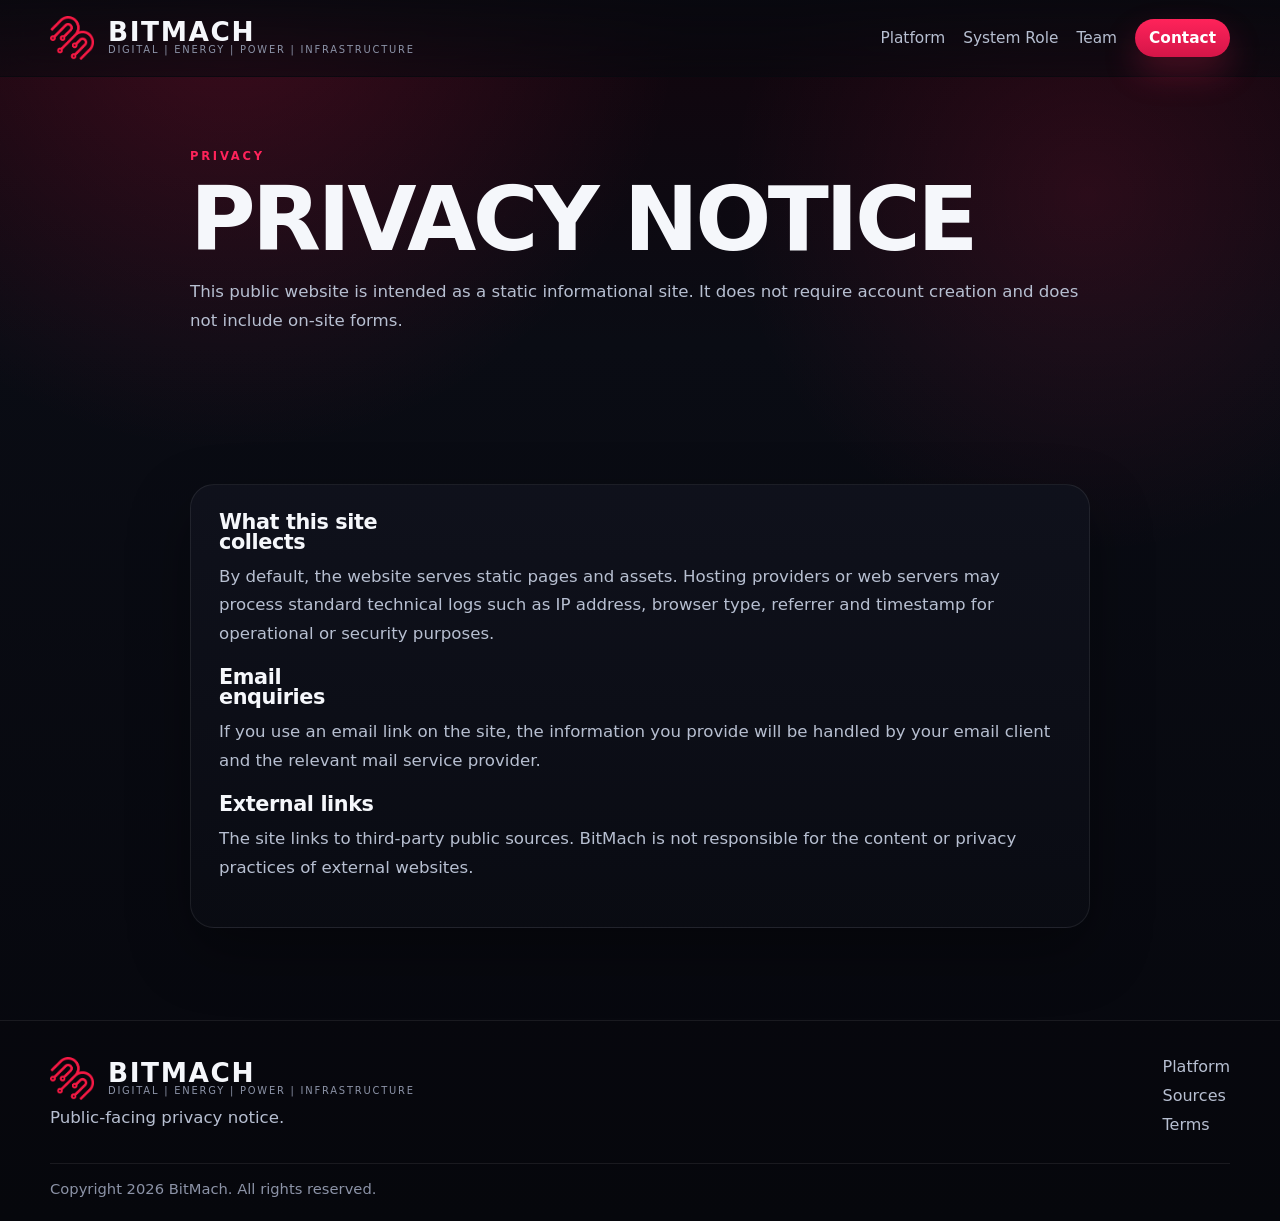
<file: privacy.html>
<!doctype html>
<html lang="en">
<head>
  <meta charset="utf-8" />
  <meta name="viewport" content="width=device-width, initial-scale=1" />
  <title>BitMach | Privacy</title>
  <meta name="description" content="BitMach website privacy notice." />
  <meta name="theme-color" content="#0a0b10" />
  <link rel="icon" type="image/png" href="assets/images/favicon.png" />
  <link rel="stylesheet" href="assets/css/styles.css" />
  <script defer src="assets/js/main.js"></script>
</head>
<body class="inner-page">
  <div class="site-shell">
    <header class="site-header" id="top">
      <div class="container nav-shell">
        <a class="brand" href="index.html" aria-label="BitMach home">
          <img src="assets/images/logo-mark-red.png" alt="BitMach" class="brand-mark" />
          <span class="brand-copy">
            <span class="brand-name">BITMACH</span>
            <span class="brand-tag">Digital | Energy | Power | Infrastructure</span>
          </span>
        </a>
        <button class="menu-button" aria-expanded="false" aria-controls="site-nav" type="button">Menu</button>
        <nav class="site-nav" id="site-nav" aria-label="Primary navigation">
          <a href="index.html#platform">Platform</a>
          <a href="index.html#system-role">System Role</a>
          <a href="index.html#team">Team</a>
          <a class="nav-cta" href="index.html#contact">Contact</a>
        </nav>
      </div>
    </header>
    <main>
      <section class="section legal-hero">
        <div class="container legal-wrap reveal">
          <p class="eyebrow">Privacy</p>
          <h1 class="section-title">PRIVACY NOTICE</h1>
          <p class="section-copy">This public website is intended as a static informational site. It does not require account creation and does not include on-site forms.</p>
        </div>
      </section>
      <section class="section">
        <div class="container legal-wrap legal-card reveal">
          <h2>What this site collects</h2>
          <p>By default, the website serves static pages and assets. Hosting providers or web servers may process standard technical logs such as IP address, browser type, referrer and timestamp for operational or security purposes.</p>
          <h2>Email enquiries</h2>
          <p>If you use an email link on the site, the information you provide will be handled by your email client and the relevant mail service provider.</p>
          <h2>External links</h2>
          <p>The site links to third-party public sources. BitMach is not responsible for the content or privacy practices of external websites.</p>
        </div>
      </section>
    </main>
    <footer class="site-footer">
      <div class="container footer-grid">
        <div>
          <a class="brand footer-brand" href="index.html" aria-label="BitMach home">
            <img src="assets/images/logo-mark-red.png" alt="BitMach" class="brand-mark" />
            <span class="brand-copy">
              <span class="brand-name">BITMACH</span>
              <span class="brand-tag">Digital | Energy | Power | Infrastructure</span>
            </span>
          </a>
          <p class="footer-note">Public-facing privacy notice.</p>
        </div>
        <nav class="footer-links" aria-label="Footer links">
          <a href="index.html#platform">Platform</a>
          <a href="sources.html">Sources</a>
          <a href="terms.html">Terms</a>
        </nav>
      </div>
      <div class="container footer-bottom"><span>Copyright <span id="year"></span> BitMach. All rights reserved.</span></div>
    </footer>
  </div>
</body>
</html>
</file>
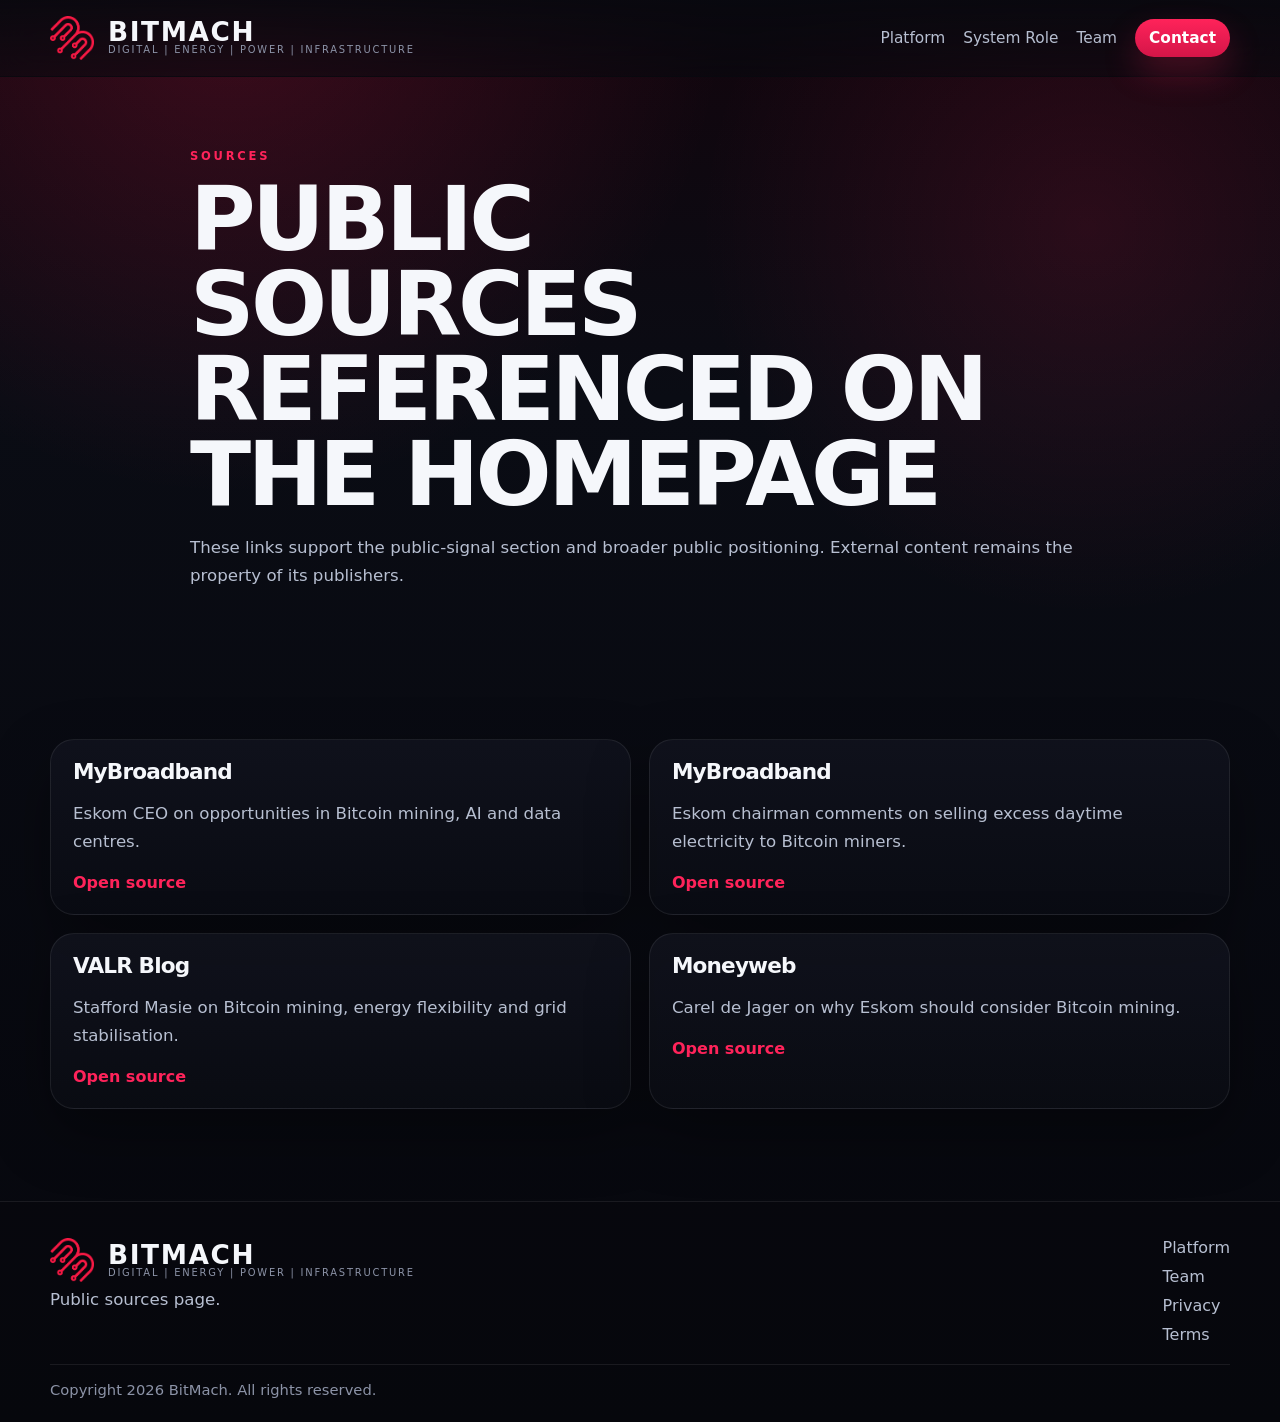
<file: sources.html>
<!doctype html>
<html lang="en">
<head>
  <meta charset="utf-8" />
  <meta name="viewport" content="width=device-width, initial-scale=1" />
  <title>BitMach | Sources</title>
  <meta name="description" content="Public sources referenced on the BitMach website." />
  <meta name="theme-color" content="#0a0b10" />
  <link rel="canonical" href="https://bitmachbtc.com/sources.html" />
  <link rel="icon" type="image/png" href="assets/images/favicon.png" />
  <link rel="stylesheet" href="assets/css/styles.css" />
  <script defer src="assets/js/main.js"></script>
</head>
<body class="inner-page">
  <div class="site-shell">
    <header class="site-header" id="top">
      <div class="container nav-shell">
        <a class="brand" href="index.html" aria-label="BitMach home">
          <img src="assets/images/logo-mark-red.png" alt="BitMach" class="brand-mark" />
          <span class="brand-copy">
            <span class="brand-name">BITMACH</span>
            <span class="brand-tag">Digital | Energy | Power | Infrastructure</span>
          </span>
        </a>
        <button class="menu-button" aria-expanded="false" aria-controls="site-nav" type="button">Menu</button>
        <nav class="site-nav" id="site-nav" aria-label="Primary navigation">
          <a href="index.html#platform">Platform</a>
          <a href="index.html#system-role">System Role</a>
          <a href="index.html#team">Team</a>
          <a class="nav-cta" href="index.html#contact">Contact</a>
        </nav>
      </div>
    </header>
    <main>
      <section class="section legal-hero">
        <div class="container legal-wrap reveal">
          <p class="eyebrow">Sources</p>
          <h1 class="section-title">PUBLIC SOURCES REFERENCED ON THE HOMEPAGE</h1>
          <p class="section-copy">These links support the public-signal section and broader public positioning. External content remains the property of its publishers.</p>
        </div>
      </section>
      <section class="section">
        <div class="container cards two-up reveal">
          <article class="info-card source-card">
            <h2>MyBroadband</h2>
            <p>Eskom CEO on opportunities in Bitcoin mining, AI and data centres.</p>
            <a href="https://mybroadband.co.za/news/energy/600514-eskom-bitcoin-mining-plans.html" target="_blank" rel="noreferrer">Open source</a>
          </article>
          <article class="info-card source-card">
            <h2>MyBroadband</h2>
            <p>Eskom chairman comments on selling excess daytime electricity to Bitcoin miners.</p>
            <a href="https://mybroadband.co.za/news/energy/632734-eskom-has-a-big-bitcoin-plan-in-south-africa.html" target="_blank" rel="noreferrer">Open source</a>
          </article>
          <article class="info-card source-card">
            <h2>VALR Blog</h2>
            <p>Stafford Masie on Bitcoin mining, energy flexibility and grid stabilisation.</p>
            <a href="https://blog.valr.com/blog/bitcoin-energy-prosperity-south-africas-opportunity-to-lead-bitcoin-adoption-by-example" target="_blank" rel="noreferrer">Open source</a>
          </article>
          <article class="info-card source-card">
            <h2>Moneyweb</h2>
            <p>Carel de Jager on why Eskom should consider Bitcoin mining.</p>
            <a href="https://www.moneyweb.co.za/moneyweb-crypto/crypto-podcasts/why-eskom-should-consider-bitcoin-mining/" target="_blank" rel="noreferrer">Open source</a>
          </article>
        </div>
      </section>
    </main>
    <footer class="site-footer">
      <div class="container footer-grid">
        <div>
          <a class="brand footer-brand" href="index.html" aria-label="BitMach home">
            <img src="assets/images/logo-mark-red.png" alt="BitMach" class="brand-mark" />
            <span class="brand-copy">
              <span class="brand-name">BITMACH</span>
              <span class="brand-tag">Digital | Energy | Power | Infrastructure</span>
            </span>
          </a>
          <p class="footer-note">Public sources page.</p>
        </div>
        <nav class="footer-links" aria-label="Footer links">
          <a href="index.html#platform">Platform</a>
          <a href="index.html#team">Team</a>
          <a href="privacy.html">Privacy</a>
          <a href="terms.html">Terms</a>
        </nav>
      </div>
      <div class="container footer-bottom">
        <span>Copyright <span id="year"></span> BitMach. All rights reserved.</span>
      </div>
    </footer>
  </div>
</body>
</html>
</file>
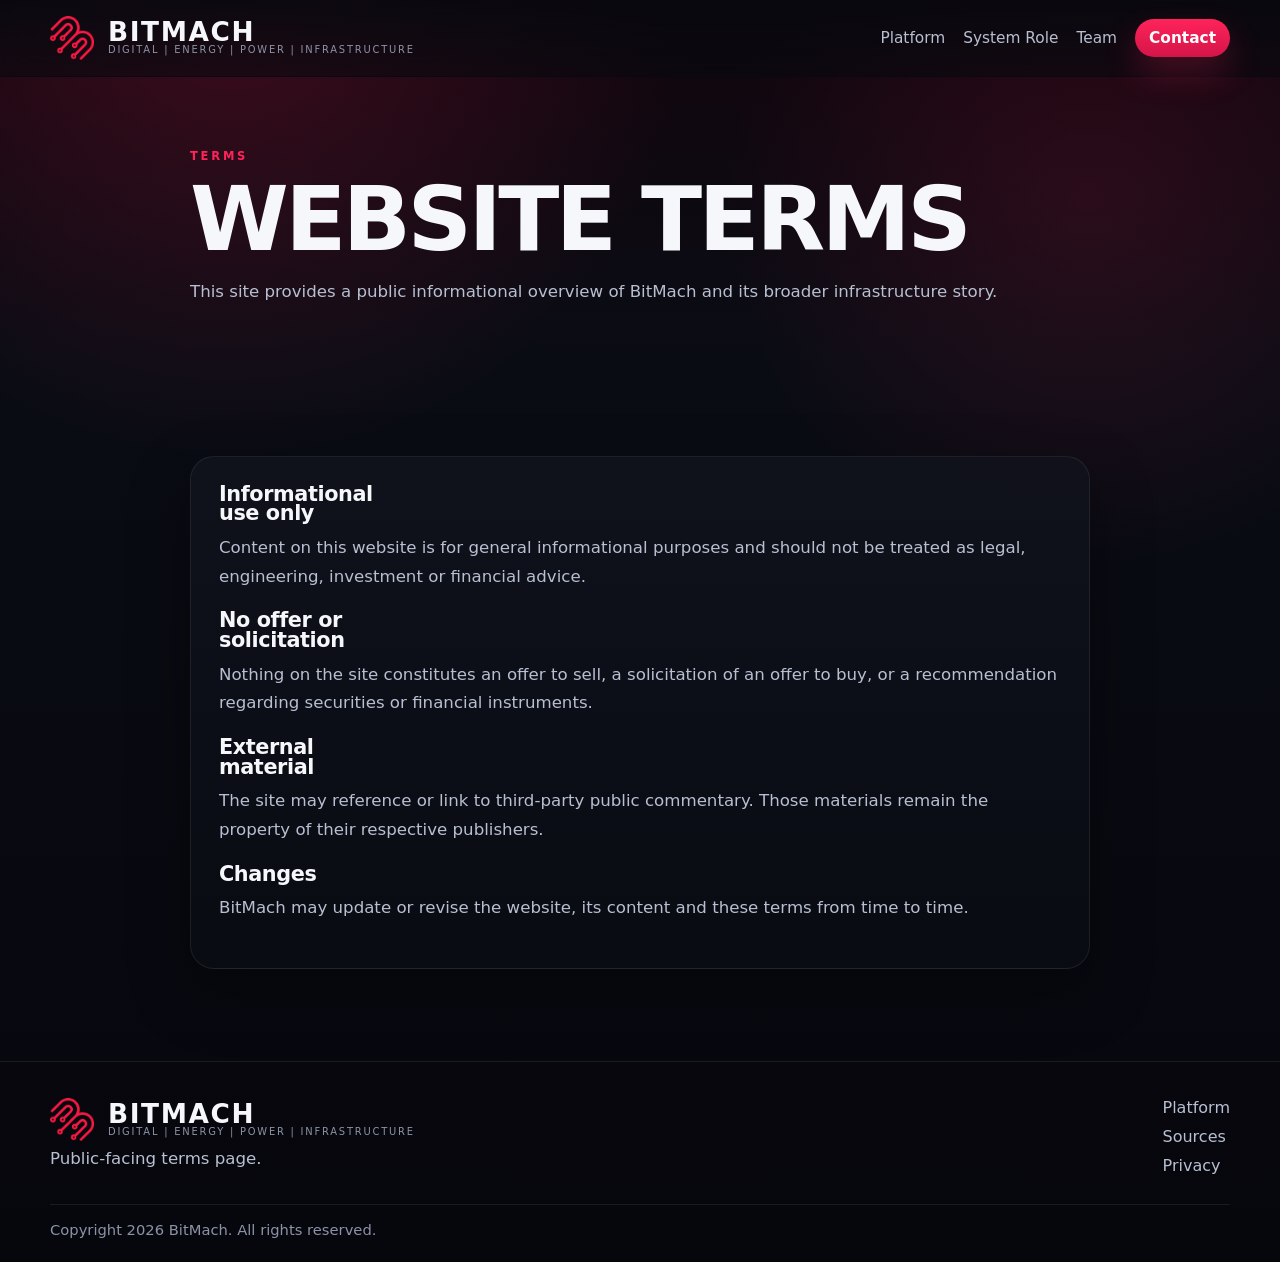
<file: terms.html>
<!doctype html>
<html lang="en">
<head>
  <meta charset="utf-8" />
  <meta name="viewport" content="width=device-width, initial-scale=1" />
  <title>BitMach | Terms</title>
  <meta name="description" content="BitMach website terms of use." />
  <meta name="theme-color" content="#0a0b10" />
  <link rel="icon" type="image/png" href="assets/images/favicon.png" />
  <link rel="stylesheet" href="assets/css/styles.css" />
  <script defer src="assets/js/main.js"></script>
</head>
<body class="inner-page">
  <div class="site-shell">
    <header class="site-header" id="top">
      <div class="container nav-shell">
        <a class="brand" href="index.html" aria-label="BitMach home">
          <img src="assets/images/logo-mark-red.png" alt="BitMach" class="brand-mark" />
          <span class="brand-copy">
            <span class="brand-name">BITMACH</span>
            <span class="brand-tag">Digital | Energy | Power | Infrastructure</span>
          </span>
        </a>
        <button class="menu-button" aria-expanded="false" aria-controls="site-nav" type="button">Menu</button>
        <nav class="site-nav" id="site-nav" aria-label="Primary navigation">
          <a href="index.html#platform">Platform</a>
          <a href="index.html#system-role">System Role</a>
          <a href="index.html#team">Team</a>
          <a class="nav-cta" href="index.html#contact">Contact</a>
        </nav>
      </div>
    </header>
    <main>
      <section class="section legal-hero">
        <div class="container legal-wrap reveal">
          <p class="eyebrow">Terms</p>
          <h1 class="section-title">WEBSITE TERMS</h1>
          <p class="section-copy">This site provides a public informational overview of BitMach and its broader infrastructure story.</p>
        </div>
      </section>
      <section class="section">
        <div class="container legal-wrap legal-card reveal">
          <h2>Informational use only</h2>
          <p>Content on this website is for general informational purposes and should not be treated as legal, engineering, investment or financial advice.</p>
          <h2>No offer or solicitation</h2>
          <p>Nothing on the site constitutes an offer to sell, a solicitation of an offer to buy, or a recommendation regarding securities or financial instruments.</p>
          <h2>External material</h2>
          <p>The site may reference or link to third-party public commentary. Those materials remain the property of their respective publishers.</p>
          <h2>Changes</h2>
          <p>BitMach may update or revise the website, its content and these terms from time to time.</p>
        </div>
      </section>
    </main>
    <footer class="site-footer">
      <div class="container footer-grid">
        <div>
          <a class="brand footer-brand" href="index.html" aria-label="BitMach home">
            <img src="assets/images/logo-mark-red.png" alt="BitMach" class="brand-mark" />
            <span class="brand-copy">
              <span class="brand-name">BITMACH</span>
              <span class="brand-tag">Digital | Energy | Power | Infrastructure</span>
            </span>
          </a>
          <p class="footer-note">Public-facing terms page.</p>
        </div>
        <nav class="footer-links" aria-label="Footer links">
          <a href="index.html#platform">Platform</a>
          <a href="sources.html">Sources</a>
          <a href="privacy.html">Privacy</a>
        </nav>
      </div>
      <div class="container footer-bottom"><span>Copyright <span id="year"></span> BitMach. All rights reserved.</span></div>
    </footer>
  </div>
</body>
</html>
</file>
<file: assets/css/styles.css>
:root {
  --bg: #08090f;
  --bg-2: #0d1018;
  --panel: rgba(15, 18, 28, 0.82);
  --panel-2: rgba(12, 14, 22, 0.94);
  --line: rgba(255,255,255,0.08);
  --line-strong: rgba(255,255,255,0.14);
  --text: #f5f7fb;
  --text-soft: #b7bfd1;
  --text-muted: #8c93a7;
  --red: #ff235a;
  --red-dark: #d41548;
  --shadow: 0 24px 60px rgba(0,0,0,0.34);
  --radius: 24px;
  --container: 1180px;
}
* { box-sizing: border-box; }
html { scroll-behavior: smooth; }
body {
  margin: 0;
  font-family: Inter, ui-sans-serif, system-ui, -apple-system, BlinkMacSystemFont, "Segoe UI", sans-serif;
  color: var(--text);
  background:
    radial-gradient(circle at 18% 0%, rgba(255, 35, 90, 0.18), transparent 28%),
    radial-gradient(circle at 85% 16%, rgba(255, 35, 90, 0.12), transparent 24%),
    linear-gradient(180deg, #12050d 0%, #0a0c14 28%, #06070d 100%);
}
body::before {
  content: "";
  position: fixed;
  inset: 0;
  pointer-events: none;
  background-image: linear-gradient(rgba(255,255,255,0.025) 1px, transparent 1px), linear-gradient(90deg, rgba(255,255,255,0.025) 1px, transparent 1px);
  background-size: 72px 72px;
  mask-image: linear-gradient(180deg, rgba(0,0,0,0.8), rgba(0,0,0,0.1));
  opacity: 0.4;
}
img { display: block; max-width: 100%; }
a { color: inherit; text-decoration: none; }
button, input { font: inherit; }
.container { width: min(var(--container), calc(100% - 32px)); margin: 0 auto; }
.section { position: relative; padding: 92px 0; }
.section-alt { background: linear-gradient(180deg, rgba(255,255,255,0.02), rgba(255,255,255,0)); border-top: 1px solid var(--line); border-bottom: 1px solid var(--line); }
.site-header {
  position: sticky;
  top: 0;
  z-index: 30;
  padding: 16px 0;
  backdrop-filter: blur(18px);
  background: linear-gradient(180deg, rgba(8,9,15,0.92), rgba(8,9,15,0.58));
  border-bottom: 1px solid transparent;
}
.site-header.is-scrolled { border-bottom-color: var(--line); }
.nav-shell {
  display: flex;
  align-items: center;
  justify-content: space-between;
  gap: 20px;
}
.brand { display: inline-flex; align-items: center; gap: 14px; min-width: 0; }
.brand-mark { width: 44px; flex: 0 0 auto; }
.brand-copy { display: flex; flex-direction: column; min-width: 0; }
.brand-name { font-size: 1.65rem; font-weight: 900; letter-spacing: 0.06em; line-height: 0.92; }
.brand-tag { font-size: 0.62rem; letter-spacing: 0.18em; color: var(--text-muted); text-transform: uppercase; white-space: nowrap; }
.site-nav { display: flex; align-items: center; gap: 18px; }
.site-nav a { color: var(--text-soft); font-size: 0.96rem; }
.site-nav a:hover, .site-nav a:focus-visible { color: var(--text); }
.nav-cta { padding: 10px 14px; border-radius: 999px; background: linear-gradient(180deg, var(--red), var(--red-dark)); color: #fff !important; font-weight: 700; box-shadow: 0 16px 34px rgba(255,35,90,0.24); }
.menu-button { display: none; padding: 10px 14px; border-radius: 999px; background: rgba(255,255,255,0.04); color: var(--text); border: 1px solid var(--line); }
.hero { padding-top: 74px; }
.hero-grid, .platform-grid, .pathway-grid, .engineering-panel, .footer-grid, .contact-panel, .intro-grid, .cards, .three-up, .four-up, .two-up, .split-grid, .meta-grid, .system-grid { display: grid; gap: 24px; }
.hero-grid { grid-template-columns: 1.05fr 0.95fr; align-items: center; }
.eyebrow { margin: 0 0 14px; color: var(--red); text-transform: uppercase; letter-spacing: 0.24em; font-size: 0.72rem; font-weight: 800; }
h1, h2, h3, strong { margin: 0; }
h1, h2, h3 { font-weight: 900; letter-spacing: -0.04em; line-height: 0.95; }
h1 { font-size: clamp(3rem, 7vw, 5.8rem); max-width: 13ch; }
h2 { font-size: clamp(2.2rem, 4vw, 4rem); max-width: 12ch; }
h3 { font-size: 1.35rem; }
.lead, .section-copy, .info-card p, .platform-panel p, .platform-panel li, .signal-card p, .leader-card p, .contact-panel p, .footer-note, .footer-mini, .legal-card p, .source-card p { color: var(--text-soft); line-height: 1.72; font-size: 1.04rem; }
.hero-actions, .tag-row, .footer-links, .contact-actions, .capability-grid { display: flex; flex-wrap: wrap; gap: 12px; }
.hero-actions { margin-top: 24px; }
.tag-row { margin-top: 18px; }
.btn, .tag, .capability-grid span { border-radius: 999px; }
.btn { display: inline-flex; align-items: center; justify-content: center; padding: 14px 18px; font-weight: 750; transition: transform .2s ease, box-shadow .2s ease; }
.btn:hover, .btn:focus-visible { transform: translateY(-1px); }
.btn-primary { background: linear-gradient(180deg, var(--red), var(--red-dark)); color: #fff; box-shadow: 0 18px 38px rgba(255,35,90,0.24); }
.btn-secondary { background: rgba(255,255,255,0.04); border: 1px solid var(--line-strong); color: var(--text); }
.tag { padding: 10px 14px; background: rgba(255,255,255,0.04); border: 1px solid var(--line); color: var(--text-soft); font-size: .94rem; }
.visual-card, .meta-card, .info-card, .platform-panel, .signal-card, .leader-card, .stat-card, .contact-panel, .legal-card, .source-card, .pathway-card { border: 1px solid var(--line); background: linear-gradient(180deg, rgba(16,18,28,.94), rgba(10,12,19,.94)); border-radius: var(--radius); box-shadow: var(--shadow); }
.visual-card { overflow: hidden; }
.visual-card img { width: 100%; height: auto; }
.meta-grid { margin-top: 14px; grid-template-columns: repeat(2, minmax(0, 1fr)); }
.meta-card { padding: 16px 18px; }
.meta-label, .signal-meta, .leader-role { display: block; color: var(--text-muted); font-size: .74rem; text-transform: uppercase; letter-spacing: .16em; font-weight: 700; }
.meta-card strong { display: block; margin-top: 8px; font-size: 1.08rem; line-height: 1.4; }
.intro-grid { grid-template-columns: repeat(3, minmax(0, 1fr)); }
.info-card, .leader-card, .signal-card, .source-card { padding: 22px; }
.platform-shell { display: grid; gap: 28px; }
.section-header { display: grid; gap: 12px; }
.section-header .section-copy { max-width: 64rem; }
.narrow-header .section-copy { max-width: 54rem; }
.platform-grid { grid-template-columns: 1.02fr 0.98fr; align-items: stretch; }
.platform-panel { padding: 26px; }
.stack-panel { display: grid; gap: 16px; }
.stack-item { display: grid; grid-template-columns: auto 1fr; gap: 16px; padding: 18px; border-radius: 18px; background: rgba(255,255,255,.03); border: 1px solid rgba(255,255,255,.05); }
.stack-number { width: 38px; height: 38px; border-radius: 999px; display: grid; place-items: center; background: rgba(255,35,90,.12); color: var(--red); font-weight: 800; }
.stack-item p { margin-top: 8px; font-size: .98rem; }
.diagram-panel { display: grid; place-items: center; overflow: hidden; }
.platform-svg { width: 100%; height: auto; display: block; }
.cards { gap: 18px; }
.four-up { grid-template-columns: repeat(4, minmax(0, 1fr)); }
.three-up { grid-template-columns: repeat(3, minmax(0, 1fr)); }
.two-up { grid-template-columns: repeat(2, minmax(0, 1fr)); }
.pathway-grid { grid-template-columns: 1fr 1fr; align-items: start; }
.compact-copy { margin-top: 14px; }
.pathway-card { padding: 24px; display: grid; gap: 18px; }
.pathway-step { display: grid; grid-template-columns: auto 1fr; gap: 14px; align-items: start; }
.pathway-step span:first-child { width: 38px; height: 38px; border-radius: 999px; background: rgba(255,35,90,.14); color: var(--red); display: grid; place-items: center; font-weight: 800; }
.pathway-step p { margin: 8px 0 0; color: var(--text-soft); line-height: 1.64; }
.signal-card { display: grid; gap: 12px; }
.signal-card a, .source-card a { color: var(--red); font-weight: 700; }
.signal-card a:hover, .source-card a:hover { text-decoration: underline; }
.leader-grid { margin-top: 10px; }
.leader-card { display: grid; gap: 10px; }
.leader-initials { width: 58px; height: 58px; border-radius: 50%; display: grid; place-items: center; background: linear-gradient(180deg, rgba(255,35,90,.24), rgba(255,35,90,.12)); color: var(--text); font-weight: 900; letter-spacing: -.03em; }
.leader-role { margin-top: -2px; }
.engineering-panel { margin-top: 22px; grid-template-columns: .9fr 1.1fr; align-items: start; }
.engineering-stats { display: grid; gap: 16px; }
.stat-card { padding: 22px; }
.stat-card strong { display: block; font-size: clamp(2rem, 5vw, 3.1rem); line-height: .95; }
.stat-card span { display: block; margin-top: 8px; color: var(--text-soft); line-height: 1.6; }
.engineering-copy { padding: 28px; border-radius: var(--radius); border: 1px solid var(--line); background: linear-gradient(180deg, rgba(16,18,28,.94), rgba(10,12,19,.94)); box-shadow: var(--shadow); }
.engineering-copy p { color: var(--text-soft); line-height: 1.7; }
.capability-grid { margin-top: 16px; gap: 10px; }
.capability-grid span { padding: 10px 14px; background: rgba(255,255,255,0.04); border: 1px solid var(--line); color: var(--text-soft); font-size: .93rem; }
.contact-panel { grid-template-columns: 1fr auto; align-items: center; padding: 28px; background: linear-gradient(90deg, rgba(255,35,90,.14), rgba(255,255,255,.02)); }
.footer-grid { grid-template-columns: 1fr auto; align-items: start; }
.site-footer { padding: 36px 0 24px; border-top: 1px solid var(--line); background: rgba(7,8,12,.46); }
.footer-note { margin: 0 0 10px; max-width: 44rem; }
.footer-mini { margin: 0; font-size: .92rem; color: var(--text-muted); }
.footer-links { flex-direction: column; align-items: flex-start; gap: 10px; }
.footer-links a { color: var(--text-soft); }
.footer-links a:hover, .footer-links a:focus-visible { color: var(--text); }
.footer-bottom { margin-top: 20px; padding-top: 16px; border-top: 1px solid var(--line); color: var(--text-muted); font-size: .92rem; }
.legal-hero { padding-top: 72px; padding-bottom: 40px; }
.legal-wrap { max-width: 900px; }
.legal-card { padding: 28px; }
.legal-card h2 { font-size: 1.3rem; letter-spacing: -.02em; }
.legal-card h2 + p { margin-top: 10px; }
.legal-card p + h2 { margin-top: 20px; }
.source-card h2 { font-size: 1.35rem; }
.reveal { opacity: 0; transform: translateY(20px); transition: opacity .6s ease, transform .6s ease; }
.reveal.is-visible { opacity: 1; transform: translateY(0); }
@media (max-width: 1100px) {
  .hero-grid, .platform-grid, .pathway-grid, .engineering-panel, .footer-grid, .contact-panel { grid-template-columns: 1fr; }
  .four-up { grid-template-columns: repeat(2, minmax(0,1fr)); }
  .three-up { grid-template-columns: repeat(2, minmax(0,1fr)); }
  h1 { max-width: 14ch; }
}
@media (max-width: 900px) {
  .menu-button { display: inline-flex; }
  .site-nav {
    position: absolute;
    left: 16px;
    right: 16px;
    top: calc(100% + 8px);
    display: none;
    flex-direction: column;
    align-items: stretch;
    gap: 10px;
    padding: 16px;
    border-radius: 18px;
    background: rgba(9,10,16,.98);
    border: 1px solid var(--line);
    box-shadow: var(--shadow);
  }
  .site-nav.is-open { display: flex; }
  .intro-grid, .four-up, .three-up, .two-up, .meta-grid { grid-template-columns: 1fr; }
  .brand-tag { display: none; }
  h1 { font-size: clamp(2.8rem, 13vw, 4.8rem); }
  h2 { font-size: clamp(2rem, 9vw, 3.2rem); max-width: 100%; }
}
@media (max-width: 640px) {
  .container { width: min(var(--container), calc(100% - 24px)); }
  .section { padding: 72px 0; }
  .hero { padding-top: 52px; }
  .btn { width: 100%; }
  .brand-name { font-size: 1.35rem; }
  .brand-mark { width: 40px; }
  .platform-panel, .info-card, .leader-card, .signal-card, .contact-panel, .pathway-card, .legal-card, .engineering-copy, .meta-card { padding: 20px; }
}
</file>
<file: investors/assets/css/styles.css>
:root {
  --bg: #040406;
  --bg-elevated: rgba(255, 255, 255, 0.045);
  --bg-soft: rgba(255, 255, 255, 0.03);
  --border: rgba(255, 255, 255, 0.09);
  --border-strong: rgba(255, 255, 255, 0.18);
  --text: #f4f4f5;
  --muted: #c8c8cc;
  --muted-2: #8f9098;
  --accent: #ff1648;
  --accent-soft: rgba(255, 22, 72, 0.18);
  --success: #9ae6b4;
  --shadow: 0 18px 40px rgba(0, 0, 0, 0.38);
  --max-width: 1320px;
  --site-grootvlei: #ff1648;
  --site-vb: #ff6b85;
  --site-newcastle: #b6b7be;
  --site-saldanha: #7f8594;
  --site-komati: #3a3f4b;
}

* { box-sizing: border-box; }
html { scroll-behavior: smooth; }
body {
  margin: 0;
  font-family: Inter, -apple-system, BlinkMacSystemFont, "Segoe UI", Roboto, sans-serif;
  background: radial-gradient(circle at top right, rgba(255,22,72,0.18), transparent 32%),
              radial-gradient(circle at bottom left, rgba(255,22,72,0.10), transparent 28%),
              var(--bg);
  color: var(--text);
  min-height: 100vh;
}

a { color: inherit; text-decoration: none; }
img { display: block; max-width: 100%; }

.bg-orb {
  position: fixed;
  inset: auto;
  z-index: -1;
  border-radius: 999px;
  filter: blur(120px);
  opacity: 0.45;
}
.bg-orb-a {
  width: 280px;
  height: 280px;
  top: 80px;
  right: 8vw;
  background: rgba(255, 22, 72, 0.32);
}
.bg-orb-b {
  width: 220px;
  height: 220px;
  bottom: 160px;
  left: 6vw;
  background: rgba(255, 22, 72, 0.18);
}

.topbar {
  position: sticky;
  top: 0;
  z-index: 30;
  display: grid;
  grid-template-columns: auto 1fr auto;
  gap: 32px;
  align-items: center;
  padding: 18px clamp(18px, 3vw, 32px);
  background: rgba(4, 4, 6, 0.88);
  backdrop-filter: blur(14px);
  border-bottom: 1px solid rgba(255,255,255,0.05);
}
.brand-lockup {
  display: flex;
  gap: 14px;
  align-items: center;
}
.brand-logo {
  width: 44px;
  height: 44px;
}
.brand-descriptor {
  font-size: 0.72rem;
  letter-spacing: 0.18em;
  color: var(--muted-2);
}
.brand-name {
  font-size: 1rem;
  font-weight: 700;
  margin-top: 3px;
}
.topnav {
  display: flex;
  gap: 22px;
  justify-content: center;
  flex-wrap: wrap;
}
.topnav a {
  color: var(--muted);
  font-size: 0.92rem;
}
.topnav a:hover { color: var(--text); }
.topbar-actions {
  display: flex;
  gap: 12px;
  align-items: center;
}

.primary-btn,
.secondary-btn {
  border-radius: 999px;
  padding: 11px 16px;
  font-size: 0.92rem;
  font-weight: 600;
  transition: transform 0.2s ease, border-color 0.2s ease, background 0.2s ease;
  display: inline-flex;
  align-items: center;
  justify-content: center;
}
.primary-btn {
  background: linear-gradient(135deg, #ff1648, #ff315d);
  color: white;
  border: 1px solid transparent;
}
.secondary-btn {
  background: rgba(255,255,255,0.04);
  color: var(--text);
  border: 1px solid var(--border);
}
.primary-btn:hover,
.secondary-btn:hover {
  transform: translateY(-1px);
  border-color: var(--border-strong);
}

.page-shell {
  width: min(var(--max-width), calc(100% - 36px));
  margin: 28px auto 60px;
}
.card {
  background: linear-gradient(180deg, rgba(255,255,255,0.055), rgba(255,255,255,0.035));
  border: 1px solid var(--border);
  border-radius: 28px;
  box-shadow: var(--shadow);
}

.hero {
  display: grid;
  grid-template-columns: minmax(0, 1.25fr) minmax(340px, 0.95fr);
  gap: 28px;
  padding: clamp(24px, 3vw, 36px);
  position: relative;
  overflow: hidden;
}
.hero::before {
  content: "";
  position: absolute;
  inset: 0;
  background: radial-gradient(circle at right center, rgba(255,22,72,0.12), transparent 34%);
  pointer-events: none;
}
.hero-copy {
  position: relative;
  z-index: 1;
}
.eyebrow {
  color: var(--accent);
  text-transform: uppercase;
  letter-spacing: 0.16em;
  font-size: 0.74rem;
  font-weight: 700;
  margin-bottom: 14px;
}
.hero h1,
.section-header h2,
.card h3 {
  margin: 0;
}
.hero h1 {
  font-size: clamp(2rem, 4vw, 3.45rem);
  line-height: 1.04;
  max-width: 16ch;
}
.lede {
  margin: 18px 0 0;
  color: var(--muted);
  line-height: 1.7;
  font-size: 1rem;
  max-width: 68ch;
}
.lede.secondary {
  color: #d6d6db;
}
.hero-pills {
  display: flex;
  flex-wrap: wrap;
  gap: 10px;
  margin-top: 24px;
}
.pill {
  padding: 9px 12px;
  border-radius: 999px;
  background: rgba(255,255,255,0.05);
  border: 1px solid rgba(255,255,255,0.08);
  color: #e6e6ea;
  font-size: 0.88rem;
}
.hero-meta {
  margin-top: 22px;
  display: flex;
  flex-wrap: wrap;
  gap: 10px;
  color: var(--muted-2);
  font-size: 0.9rem;
}
.hero-meta a { color: var(--text); }
.meta-sep { opacity: 0.65; }
.hero-visual {
  display: grid;
  gap: 18px;
  align-content: start;
}
.visual-banner {
  border-radius: 20px;
  overflow: hidden;
  border: 1px solid rgba(255,255,255,0.06);
}
.visual-card {
  position: relative;
  overflow: hidden;
  border-radius: 24px;
  min-height: 420px;
  border: 1px solid rgba(255,255,255,0.08);
}
.visual-card::after {
  content: "";
  position: absolute;
  inset: 0;
  background: linear-gradient(180deg, rgba(4,4,6,0.12), rgba(4,4,6,0.75));
}
.visual-card img {
  width: 100%;
  height: 100%;
  object-fit: cover;
}
.visual-overlay {
  position: absolute;
  left: 20px;
  right: 20px;
  bottom: 20px;
  z-index: 1;
}
.visual-label {
  display: inline-flex;
  padding: 7px 10px;
  border-radius: 999px;
  background: rgba(255,255,255,0.12);
  border: 1px solid rgba(255,255,255,0.18);
  margin-bottom: 10px;
  font-size: 0.82rem;
  text-transform: uppercase;
  letter-spacing: 0.12em;
}
.visual-overlay strong {
  display: block;
  font-size: 1.05rem;
  max-width: 26ch;
}

.metric-grid {
  margin-top: 24px;
  display: grid;
  gap: 16px;
  grid-template-columns: repeat(4, minmax(0, 1fr));
}
.metric-card {
  padding: 20px 20px 18px;
}
.metric-label {
  color: var(--muted);
  font-size: 0.87rem;
}
.metric-value {
  margin-top: 12px;
  font-size: clamp(1.5rem, 2vw, 2rem);
  font-weight: 700;
  letter-spacing: -0.03em;
}
.metric-note {
  margin-top: 10px;
  color: var(--muted-2);
  font-size: 0.86rem;
  line-height: 1.45;
}

.section-shell {
  margin-top: 28px;
}
.section-header {
  display: grid;
  grid-template-columns: minmax(0, 0.9fr) minmax(320px, 1fr);
  gap: 24px;
  align-items: end;
  margin-bottom: 16px;
}
.section-header.compact {
  grid-template-columns: 1fr;
  align-items: start;
}
.section-header h2 {
  font-size: clamp(1.55rem, 2.4vw, 2.35rem);
  line-height: 1.12;
}
.section-header p {
  color: var(--muted);
  line-height: 1.7;
  margin: 0;
  max-width: 68ch;
}

.year-card-grid {
  display: grid;
  gap: 16px;
  grid-template-columns: repeat(3, minmax(0, 1fr));
  margin-bottom: 16px;
}
.year-card {
  padding: 20px;
}
.year-chip {
  display: inline-flex;
  padding: 8px 10px;
  border-radius: 999px;
  background: rgba(255,22,72,0.12);
  color: var(--accent);
  font-size: 0.82rem;
  font-weight: 700;
  text-transform: uppercase;
  letter-spacing: 0.12em;
}
.year-stat {
  display: flex;
  justify-content: space-between;
  gap: 12px;
  margin-top: 16px;
  color: var(--muted);
}
.year-stat strong {
  color: var(--text);
  font-size: 1.02rem;
}
.year-footer {
  margin-top: 16px;
  padding-top: 14px;
  border-top: 1px solid rgba(255,255,255,0.08);
  color: var(--muted-2);
  font-size: 0.88rem;
}

.two-up {
  display: grid;
  gap: 16px;
  grid-template-columns: repeat(2, minmax(0, 1fr));
}
.note-card,
.table-card,
.architecture-card,
.ramp-card,
.phase-card,
.timeline-card,
.defensible-card,
.energy-card,
.doc-card,
.site-card {
  padding: 22px;
}
.profile-grid {
  display: grid;
  grid-template-columns: repeat(2, minmax(0, 1fr));
  gap: 12px;
  margin-top: 18px;
}
.profile-item {
  padding: 14px;
  border-radius: 18px;
  background: var(--bg-soft);
  border: 1px solid rgba(255,255,255,0.07);
}
.profile-item span {
  display: block;
  color: var(--muted-2);
  font-size: 0.82rem;
}
.profile-item strong {
  display: block;
  margin-top: 8px;
  font-size: 1.05rem;
}
.fineprint {
  margin-top: 16px;
  color: var(--muted-2);
  line-height: 1.6;
  font-size: 0.88rem;
}
.table-wrap { overflow-x: auto; margin-top: 12px; }
table {
  width: 100%;
  border-collapse: collapse;
  min-width: 480px;
}
thead th {
  text-align: left;
  color: var(--muted-2);
  font-size: 0.82rem;
  font-weight: 600;
  letter-spacing: 0.08em;
  text-transform: uppercase;
  padding-bottom: 12px;
  border-bottom: 1px solid rgba(255,255,255,0.08);
}
tbody td {
  padding: 14px 0;
  border-bottom: 1px solid rgba(255,255,255,0.06);
}
tbody tr:last-child td { border-bottom: 0; }
tbody td:not(:first-child) { text-align: right; font-variant-numeric: tabular-nums; }

.architecture-card p,
.site-card p,
.energy-card p,
.doc-card p,
.defensible-card p {
  color: var(--muted);
  line-height: 1.65;
}
.architecture-list,
.defensible-list {
  margin-top: 16px;
  display: grid;
  gap: 10px;
}
.architecture-item,
.defensible-item {
  padding: 14px 14px 14px 16px;
  border-radius: 18px;
  background: var(--bg-soft);
  border: 1px solid rgba(255,255,255,0.07);
  position: relative;
  color: var(--text);
}
.architecture-item::before,
.defensible-item::before {
  content: "";
  position: absolute;
  left: 0;
  top: 0;
  bottom: 0;
  width: 4px;
  border-radius: 4px;
  background: var(--accent);
}

.callout-band {
  margin-bottom: 16px;
  padding: 18px 22px;
  border-radius: 22px;
  background: linear-gradient(135deg, rgba(255,22,72,0.16), rgba(255,255,255,0.03));
  border: 1px solid rgba(255,22,72,0.24);
}
.callout-kicker {
  font-size: 0.78rem;
  text-transform: uppercase;
  letter-spacing: 0.14em;
  color: #ff8aa1;
  margin-bottom: 8px;
}
.callout-copy {
  font-size: clamp(1.02rem, 1.6vw, 1.25rem);
  line-height: 1.55;
}
.growth-layout { align-items: start; }
.card-headline-row {
  display: flex;
  justify-content: space-between;
  gap: 16px;
  align-items: baseline;
}
.legend-note {
  color: var(--muted-2);
  font-size: 0.88rem;
}
.legend {
  display: flex;
  flex-wrap: wrap;
  gap: 12px 16px;
  margin-top: 18px;
}
.legend-item {
  display: inline-flex;
  align-items: center;
  gap: 8px;
  color: var(--muted);
  font-size: 0.9rem;
}
.legend-swatch {
  width: 12px;
  height: 12px;
  border-radius: 999px;
}
.ramp-chart {
  margin-top: 18px;
  display: grid;
  gap: 12px;
}
.ramp-row {
  display: grid;
  grid-template-columns: 68px minmax(0, 1fr) 84px 96px;
  gap: 12px;
  align-items: center;
}
.ramp-year,
.ramp-total,
.ramp-solar {
  font-variant-numeric: tabular-nums;
  font-size: 0.9rem;
}
.ramp-year { color: var(--muted); }
.ramp-total { font-weight: 700; text-align: right; }
.ramp-solar { color: var(--muted-2); text-align: right; }
.ramp-bar-shell {
  height: 18px;
  border-radius: 999px;
  background: rgba(255,255,255,0.05);
  overflow: hidden;
  border: 1px solid rgba(255,255,255,0.06);
}
.ramp-bar {
  height: 100%;
  display: flex;
  border-radius: 999px;
  overflow: hidden;
}
.stack-segment { height: 100%; }

.phase-stack {
  display: grid;
  gap: 14px;
  margin-top: 16px;
}
.phase-item {
  padding: 16px;
  border-radius: 18px;
  background: var(--bg-soft);
  border: 1px solid rgba(255,255,255,0.07);
}
.phase-tag {
  display: inline-flex;
  padding: 6px 10px;
  border-radius: 999px;
  background: rgba(255,22,72,0.12);
  color: var(--accent);
  font-size: 0.78rem;
  letter-spacing: 0.12em;
  text-transform: uppercase;
  font-weight: 700;
}
.phase-item strong {
  display: block;
  margin-top: 12px;
  font-size: 1rem;
}
.phase-item p { color: var(--muted); line-height: 1.65; margin: 10px 0 0; }

.site-grid,
.energy-grid,
.doc-grid {
  display: grid;
  gap: 16px;
}
.site-grid { grid-template-columns: repeat(4, minmax(0, 1fr)); }
.energy-grid { grid-template-columns: repeat(3, minmax(0, 1fr)); }
.doc-grid { grid-template-columns: repeat(3, minmax(0, 1fr)); }
.site-eyebrow {
  color: var(--muted-2);
  text-transform: uppercase;
  letter-spacing: 0.12em;
  font-size: 0.76rem;
  margin-bottom: 10px;
}
.site-card-image {
  position: relative;
  overflow: hidden;
}
.site-image-strip {
  height: 120px;
  margin: -22px -22px 18px;
  background: linear-gradient(180deg, rgba(4,4,6,0.18), rgba(4,4,6,0.78)), url('../img/site-photo.png') center/cover no-repeat;
}
.site-metrics {
  display: flex;
  flex-wrap: wrap;
  gap: 8px;
  margin: 16px 0;
}
.site-metrics span {
  padding: 7px 10px;
  border-radius: 999px;
  background: rgba(255,255,255,0.05);
  border: 1px solid rgba(255,255,255,0.08);
  font-size: 0.84rem;
}
.energy-title {
  color: var(--muted-2);
  font-size: 0.8rem;
  letter-spacing: 0.12em;
  text-transform: uppercase;
}
.energy-value {
  margin-top: 14px;
  font-size: clamp(1.6rem, 2vw, 2.1rem);
  font-weight: 700;
}

.timeline-card {
  position: relative;
}
.timeline-badge {
  display: inline-flex;
  padding: 8px 12px;
  border-radius: 999px;
  background: rgba(255,22,72,0.12);
  color: var(--accent);
  border: 1px solid rgba(255,22,72,0.24);
  font-weight: 700;
}
.timeline {
  display: grid;
  gap: 14px;
  margin-top: 18px;
}
.timeline-step {
  display: grid;
  grid-template-columns: 64px 1fr;
  gap: 14px;
  align-items: start;
}
.timeline-number {
  width: 64px;
  height: 64px;
  border-radius: 20px;
  display: grid;
  place-items: center;
  background: rgba(255,255,255,0.05);
  border: 1px solid rgba(255,255,255,0.08);
  font-size: 1rem;
  font-weight: 800;
  color: var(--accent);
}
.timeline-copy strong {
  display: block;
  font-size: 1rem;
}
.timeline-copy p {
  margin: 8px 0 0;
  color: var(--muted);
  line-height: 1.65;
}

.doc-card {
  display: flex;
  flex-direction: column;
  gap: 16px;
}
.doc-card .secondary-btn {
  margin-top: auto;
  align-self: flex-start;
}

.page-footer {
  width: min(var(--max-width), calc(100% - 36px));
  margin: 0 auto 28px;
  padding: 18px 0 4px;
  color: var(--muted-2);
  font-size: 0.9rem;
  display: flex;
  justify-content: space-between;
  gap: 14px;
  flex-wrap: wrap;
}
.page-footer a { color: var(--text); }

@media (max-width: 1180px) {
  .hero { grid-template-columns: 1fr; }
  .metric-grid { grid-template-columns: repeat(2, minmax(0, 1fr)); }
  .site-grid { grid-template-columns: repeat(2, minmax(0, 1fr)); }
  .doc-grid,
  .energy-grid,
  .year-card-grid,
  .two-up,
  .section-header { grid-template-columns: 1fr; }
}

@media (max-width: 900px) {
  .topbar {
    grid-template-columns: 1fr;
    justify-items: start;
    gap: 16px;
  }
  .topnav { justify-content: flex-start; }
  .topbar-actions { flex-wrap: wrap; }
}

@media (max-width: 720px) {
  .page-shell { width: min(var(--max-width), calc(100% - 20px)); }
  .hero h1 { max-width: none; }
  .metric-grid,
  .site-grid,
  .energy-grid,
  .doc-grid,
  .profile-grid { grid-template-columns: 1fr; }
  .ramp-row {
    grid-template-columns: 58px 1fr;
    grid-template-areas:
      'year total'
      'bar bar'
      'solar solar';
    gap: 8px 10px;
  }
  .ramp-year { grid-area: year; }
  .ramp-bar-shell { grid-area: bar; }
  .ramp-total { grid-area: total; }
  .ramp-solar { grid-area: solar; text-align: left; }
  .visual-card { min-height: 320px; }
}

/* ============================================================
   Core Platform additions (May 2026 update)
   ============================================================ */

/* Layered revenue stack */
.stack-card { padding: 22px; }
.stack-intro { color: var(--muted); line-height: 1.65; margin: 14px 0 4px; max-width: 86ch; }
.layer-stack { display: grid; gap: 10px; margin-top: 16px; }
.layer-row {
  display: grid;
  grid-template-columns: 46px minmax(0, 1fr) minmax(190px, auto);
  gap: 16px;
  align-items: center;
  padding: 14px 16px;
  border-radius: 18px;
  background: var(--bg-soft);
  border: 1px solid rgba(255,255,255,0.07);
  position: relative;
}
.layer-row::before {
  content: ""; position: absolute; left: 0; top: 0; bottom: 0;
  width: 4px; border-radius: 4px; background: var(--accent);
}
.layer-option { opacity: 0.72; border-style: dashed; }
.layer-option::before { background: var(--site-newcastle); }
.layer-num {
  width: 38px; height: 38px; border-radius: 12px; display: grid; place-items: center;
  font-weight: 800; font-size: 1.05rem; color: var(--accent);
  background: rgba(255,22,72,0.12); border: 1px solid rgba(255,22,72,0.22);
}
.layer-option .layer-num { color: var(--muted); background: rgba(255,255,255,0.05); border-color: rgba(255,255,255,0.1); }
.layer-name { font-weight: 700; font-size: 1.02rem; }
.layer-source { color: var(--muted); font-size: 0.9rem; margin-top: 4px; line-height: 1.5; }
.layer-meta { display: flex; flex-direction: column; align-items: flex-end; gap: 8px; }
.layer-timing { color: var(--muted-2); font-size: 0.84rem; }
.layer-badge {
  font-size: 0.72rem; letter-spacing: 0.08em; text-transform: uppercase; font-weight: 700;
  padding: 5px 10px; border-radius: 999px;
}
.badge-core { color: var(--accent); background: rgba(255,22,72,0.12); border: 1px solid rgba(255,22,72,0.24); }
.badge-option { color: var(--muted); background: rgba(255,255,255,0.05); border: 1px solid rgba(255,255,255,0.1); }

/* Phase 1 capital structure */
.phase1-layout { align-items: start; }
.capital-stack { display: grid; gap: 16px; margin-top: 18px; }
.capital-row { display: grid; gap: 8px; }
.capital-top { display: flex; justify-content: space-between; gap: 12px; align-items: baseline; }
.capital-name { font-weight: 600; }
.capital-amount { font-weight: 700; font-variant-numeric: tabular-nums; }
.capital-bar-shell {
  height: 16px; border-radius: 999px; background: rgba(255,255,255,0.05);
  overflow: hidden; border: 1px solid rgba(255,255,255,0.06);
}
.capital-bar {
  height: 100%; border-radius: 999px;
  background: linear-gradient(90deg, #ff1648, #ff5d7a);
}
.capital-terms { color: var(--muted-2); font-size: 0.84rem; line-height: 1.5; }

/* Core Platform snapshot table emphasis */
.snapshot-card { margin-bottom: 16px; }
.snapshot-card tbody td:not(:first-child) { font-weight: 600; }
.snapshot-card tbody tr:first-child td:not(:first-child) { color: var(--text); }

/* 2035 revenue mix */
.mix-bar {
  display: flex; height: 26px; border-radius: 999px; overflow: hidden;
  margin-top: 18px; border: 1px solid rgba(255,255,255,0.08);
}
.mix-segment { height: 100%; }
.mix-legend { display: grid; gap: 10px; margin-top: 16px; }
.mix-legend .legend-item { justify-content: flex-start; gap: 10px; }
.mix-legend .legend-item strong { margin-left: auto; font-variant-numeric: tabular-nums; color: var(--text); }

/* Capex bridge */
.capex-bridge { display: grid; gap: 12px; margin-top: 18px; }
.capex-row {
  display: grid; grid-template-columns: minmax(150px, 0.9fr) minmax(0, 1.4fr) 78px;
  gap: 12px; align-items: center;
}
.capex-name { color: var(--muted); font-size: 0.9rem; }
.capex-bar-shell {
  height: 16px; border-radius: 999px; background: rgba(255,255,255,0.05);
  overflow: hidden; border: 1px solid rgba(255,255,255,0.06);
}
.capex-bar { height: 100%; border-radius: 999px; background: linear-gradient(90deg, #ff1648, #ff5d7a); }
.capex-val { font-variant-numeric: tabular-nums; font-weight: 700; text-align: right; font-size: 0.92rem; }

/* Valuation bars */
.valuation-bars { display: grid; gap: 12px; margin-top: 18px; }
.valuation-row {
  display: grid; grid-template-columns: 92px minmax(0, 1fr) 88px;
  gap: 12px; align-items: center;
}
.valuation-rate { color: var(--muted); font-size: 0.9rem; }
.valuation-bar-shell {
  height: 18px; border-radius: 999px; background: rgba(255,255,255,0.05);
  overflow: hidden; border: 1px solid rgba(255,255,255,0.06);
}
.valuation-bar { height: 100%; border-radius: 999px; background: rgba(255,255,255,0.18); }
.valuation-base .valuation-bar { background: linear-gradient(90deg, #ff1648, #ff5d7a); }
.valuation-base .valuation-rate { color: var(--text); font-weight: 700; }
.valuation-npv { font-variant-numeric: tabular-nums; font-weight: 700; text-align: right; font-size: 0.92rem; }

/* Downside table */
.row-sub { color: var(--muted-2); font-size: 0.82rem; margin-top: 4px; font-weight: 400; line-height: 1.45; }
tbody tr.row-stress td { color: #ff8aa1; }
tbody tr.row-stress .row-sub { color: #d98a9a; }

/* Risk framework */
.risk-list { display: grid; gap: 10px; margin-top: 16px; }
.risk-item {
  padding: 14px 14px 14px 16px; border-radius: 18px; background: var(--bg-soft);
  border: 1px solid rgba(255,255,255,0.07); position: relative;
}
.risk-item::before {
  content: ""; position: absolute; left: 0; top: 0; bottom: 0;
  width: 4px; border-radius: 4px; background: var(--accent);
}
.risk-name { font-weight: 700; font-size: 0.96rem; }
.risk-mitigant { color: var(--muted); line-height: 1.6; margin-top: 6px; font-size: 0.92rem; }

/* Responsive */
@media (max-width: 720px) {
  .layer-row { grid-template-columns: 40px 1fr; }
  .layer-meta { grid-column: 1 / -1; flex-direction: row; align-items: center; justify-content: space-between; }
  .capex-row { grid-template-columns: 1fr 56px; }
  .capex-bar-shell { grid-column: 1 / -1; order: 3; }
  .valuation-row { grid-template-columns: 84px 1fr; }
  .valuation-npv { grid-column: 2; text-align: right; }
  .valuation-bar-shell { grid-column: 1 / -1; order: 3; }
}
</file>
<file: model2026v001/assets/css/styles.css>
/* BitMach four-layer narrative — fresh stylesheet. Inherits the theme tokens only. */
:root{
  --bg:#050608; --panel:rgba(13,16,21,0.92);
  --line:rgba(255,255,255,0.08); --line-2:rgba(255,255,255,0.14);
  --text:#f5f7fb; --muted:#a2afbf; --slate:#8090a3;
  --red:#ff234f; --red-soft:#ff476d; --good:#2dd4bf; --warn:#ffb454; --bad:#ff6b6b; --silver:#c7d0da;
  --l1:#f7931a; --l2:#2dd4bf; --l3:#6ea8fe; --l4:#ff234f;
  --radius:20px; --radius-sm:13px; --max:1280px; --shadow:0 20px 50px rgba(0,0,0,0.4);
  font-family:Inter,system-ui,-apple-system,BlinkMacSystemFont,"Segoe UI",sans-serif;
}
*{box-sizing:border-box;}
html{scroll-behavior:smooth;}
body{margin:0;background:var(--bg);color:var(--text);-webkit-font-smoothing:antialiased;line-height:1.55;}
a{color:inherit;}
h1,h2,h3,h4{margin:0;line-height:1.14;letter-spacing:-0.02em;}
.bg{position:fixed;inset:0;z-index:-1;background:
  radial-gradient(1100px 620px at 80% -10%,rgba(255,35,79,0.15),transparent 60%),
  radial-gradient(900px 520px at 8% 2%,rgba(110,168,254,0.07),transparent 55%),
  linear-gradient(180deg,#070809,#050608);}
.topbar,.hero,.scenbar,.flow,.footer{width:min(calc(100% - 48px),var(--max));margin-inline:auto;}

/* topbar */
.topbar{display:flex;justify-content:space-between;align-items:center;gap:20px;padding:22px 0 8px;flex-wrap:wrap;}
.brand{display:flex;align-items:center;gap:15px;}
.brand-logo{width:min(210px,44vw);height:auto;}
.eyebrow{font-size:0.7rem;letter-spacing:0.13em;text-transform:uppercase;color:var(--red-soft);font-weight:600;}
.topbar h1{font-size:1.4rem;font-weight:800;margin-top:2px;}
.topbar-actions{display:flex;gap:10px;}
.primary-btn,.secondary-btn,.ghost-btn{font:inherit;font-weight:600;font-size:0.85rem;cursor:pointer;border-radius:11px;padding:10px 16px;text-decoration:none;display:inline-flex;align-items:center;justify-content:center;border:1px solid var(--line-2);transition:all .15s;}
.primary-btn{background:var(--red);border-color:var(--red);color:#fff;} .primary-btn:hover{background:var(--red-soft);}
.secondary-btn{background:rgba(255,255,255,0.04);color:var(--text);} .secondary-btn:hover{border-color:var(--red-soft);}
.ghost-btn{background:transparent;color:var(--muted);} .ghost-btn:hover{color:var(--text);border-color:var(--line-2);}
.ghost-btn.small{padding:7px 12px;font-size:0.8rem;}

/* hero */
.hero{display:grid;grid-template-columns:0.92fr 1.08fr;gap:34px;align-items:center;padding:30px 0 22px;}
.hero-kicker{font-size:0.78rem;color:var(--muted);margin-bottom:14px;}
.hero-intro h2{font-size:clamp(2.1rem,3.6vw,3.2rem);font-weight:800;}
.hero-intro p{color:var(--muted);font-size:1rem;margin:16px 0 22px;max-width:54ch;}
.hero-headline{display:grid;grid-template-columns:repeat(4,auto);gap:26px;}
.hh-v{font-size:1.7rem;font-weight:800;letter-spacing:-0.03em;}
.hh-l{font-size:0.74rem;color:var(--slate);text-transform:uppercase;letter-spacing:0.04em;margin-top:2px;}
.hero-chartwrap{background:var(--panel);border:1px solid var(--line-2);border-radius:var(--radius);padding:18px 16px 8px;box-shadow:var(--shadow);}
.bigchart{width:100%;} .svgchart{width:100%;height:auto;display:block;}

/* scenario strip */
.scenbar{display:flex;justify-content:space-between;align-items:center;gap:18px;flex-wrap:wrap;padding:14px 18px;margin-top:6px;background:rgba(255,255,255,0.025);border:1px solid var(--line);border-radius:var(--radius-sm);}
.scenbar-l{display:flex;align-items:center;gap:12px;flex-wrap:wrap;}
.scen-eyebrow{font-size:0.68rem;letter-spacing:0.12em;text-transform:uppercase;color:var(--slate);font-weight:700;}
.scen-strip{display:flex;gap:7px;flex-wrap:wrap;}
.scen{font:inherit;font-size:0.8rem;font-weight:600;cursor:pointer;padding:7px 13px;border-radius:999px;background:rgba(255,255,255,0.04);border:1px solid var(--line);color:var(--muted);transition:all .15s;}
.scen:hover{color:var(--text);border-color:var(--line-2);}
.scen.on{background:rgba(255,35,79,0.16);border-color:rgba(255,35,79,0.42);color:#fff;}
.scen-note{color:var(--muted);font-size:0.84rem;flex:1;min-width:240px;text-align:right;}

/* flow */
.flow{display:flex;flex-direction:column;gap:22px;padding:24px 0 30px;}

/* layer chapters (alternating) */
.chapter{display:grid;grid-template-columns:1fr 1.05fr;gap:34px;align-items:center;padding:30px;border-radius:var(--radius);
  border:1px solid var(--line);background:var(--panel);box-shadow:var(--shadow);position:relative;overflow:hidden;}
.chapter::before{content:"";position:absolute;left:0;top:0;bottom:0;width:4px;background:var(--accent);}
.chapter.flip .ch-left{order:2;} .chapter.flip .ch-right{order:1;}
.ch-tag{font-size:0.74rem;font-weight:800;letter-spacing:0.1em;text-transform:uppercase;}
.chapter h3{font-size:1.55rem;font-weight:800;margin:6px 0 0;}
.ch-what{color:var(--text);font-size:1.02rem;margin:12px 0 0;font-weight:500;}
.ch-stats{display:flex;gap:26px;margin:18px 0;padding:16px 0;border-top:1px solid var(--line);border-bottom:1px solid var(--line);}
.stat-v{font-size:1.4rem;font-weight:800;letter-spacing:-0.02em;} .stat-l{font-size:0.72rem;color:var(--slate);text-transform:uppercase;letter-spacing:0.03em;margin-top:2px;}
.ch-plays{color:var(--muted);font-size:0.92rem;line-height:1.65;margin:0 0 16px;}
.ch-foot{color:var(--slate);font-size:0.78rem;border-top:1px solid var(--line);padding-top:12px;margin-top:6px;}
.chartcard{background:rgba(0,0,0,0.22);border:1px solid var(--line);border-radius:var(--radius-sm);padding:14px 12px 6px;}

/* inline controls inside chapters */
.ch-ctl,.inline-ctl{display:grid;gap:14px;margin:4px 0 14px;padding:16px;border-radius:var(--radius-sm);background:rgba(255,255,255,0.03);border:1px solid var(--line);}
.sld-row{display:flex;justify-content:space-between;align-items:baseline;gap:10px;margin-bottom:7px;}
.sld-label{font-size:0.86rem;font-weight:500;}
.sld-val{font-variant-numeric:tabular-nums;font-weight:800;font-size:0.92rem;color:var(--accent,var(--red-soft));white-space:nowrap;}
.inline-ctl .sld-val{color:var(--red-soft);}
.sld-hint{color:var(--slate);font-size:0.74rem;line-height:1.45;margin-top:6px;}
.range{-webkit-appearance:none;appearance:none;width:100%;height:5px;border-radius:999px;background:rgba(255,255,255,0.13);outline:none;cursor:pointer;}
.range::-webkit-slider-thumb{-webkit-appearance:none;appearance:none;width:18px;height:18px;border-radius:50%;background:var(--accent,var(--red));border:3px solid #14171c;box-shadow:0 0 0 1px var(--accent,var(--red));transition:transform .1s;}
.range::-webkit-slider-thumb:hover{transform:scale(1.16);}
.range::-moz-range-thumb{width:18px;height:18px;border-radius:50%;background:var(--accent,var(--red));border:3px solid #14171c;cursor:pointer;}
.inline-ctl .range::-webkit-slider-thumb{background:var(--red);box-shadow:0 0 0 1px var(--red);}

/* relief callout (Layer 2) */
.relief{display:flex;gap:16px;align-items:flex-start;margin:4px 0 14px;padding:16px;border-radius:var(--radius-sm);border:1px solid rgba(45,212,191,0.3);background:linear-gradient(135deg,rgba(45,212,191,0.12),rgba(45,212,191,0.03));}
.rel-plus{font-size:1.5rem;font-weight:800;color:var(--good);line-height:1;background:rgba(45,212,191,0.15);border:1px solid rgba(45,212,191,0.4);border-radius:11px;min-width:42px;height:42px;display:grid;place-items:center;flex:none;}
.rel-h{font-weight:700;margin-bottom:4px;} .relief p{color:var(--muted);font-size:0.86rem;line-height:1.55;margin:0;} .relief strong{color:var(--good);}

/* chart internals */
.cg{stroke:rgba(255,255,255,0.07);stroke-width:1;}
.cyt{fill:var(--slate);font-size:11px;text-anchor:end;font-family:Inter,sans-serif;}
.cxt{fill:var(--slate);font-size:11px;text-anchor:middle;font-family:Inter,sans-serif;}
.cann{stroke:rgba(255,255,255,0.28);stroke-width:1;stroke-dasharray:3 3;}
.cannt{fill:var(--silver);font-size:10px;text-anchor:middle;font-family:Inter,sans-serif;font-weight:600;}
.legend{display:flex;flex-wrap:wrap;gap:16px;justify-content:center;padding:12px 4px 4px;}
.legend .lg{display:inline-flex;align-items:center;gap:8px;font-size:0.79rem;color:var(--muted);}
.legend .sw{width:12px;height:12px;border-radius:3px;}

/* generic blocks */
.card{background:var(--panel);border:1px solid var(--line);border-radius:var(--radius);box-shadow:var(--shadow);}
.block{padding:28px;}
.block-head{margin-bottom:18px;}
.block-tag{display:inline-block;font-size:0.68rem;font-weight:800;letter-spacing:0.1em;text-transform:uppercase;color:var(--red);background:rgba(255,35,79,0.12);border:1px solid rgba(255,35,79,0.3);border-radius:999px;padding:4px 11px;margin-bottom:12px;}
.block-head h3{font-size:1.45rem;font-weight:800;display:flex;align-items:center;gap:10px;flex-wrap:wrap;}
.block-sub{color:var(--muted);font-size:0.92rem;line-height:1.6;margin:9px 0 0;max-width:80ch;}
.live,.static{font-size:0.6rem;letter-spacing:0.07em;text-transform:uppercase;font-weight:700;padding:3px 8px;border-radius:999px;white-space:nowrap;}
.live{color:var(--good);background:rgba(45,212,191,0.13);border:1px solid rgba(45,212,191,0.3);}
.static{color:var(--slate);background:rgba(128,144,163,0.13);border:1px solid rgba(128,144,163,0.3);}
.fine{color:var(--slate);font-size:0.78rem;line-height:1.5;margin-top:13px;}

/* valuation bridge */
.vbridge{display:flex;align-items:stretch;gap:14px;flex-wrap:wrap;margin-bottom:20px;}
.vb-step{flex:1;min-width:160px;border:1px solid var(--line);border-radius:var(--radius-sm);padding:18px;background:rgba(255,255,255,0.02);}
.vb-step.hi{border-color:rgba(255,35,79,0.4);background:rgba(255,35,79,0.06);}
.vb-v{font-size:1.7rem;font-weight:800;letter-spacing:-0.02em;} .vb-l{color:var(--muted);font-size:0.8rem;margin-top:4px;}
.vb-arr{display:flex;align-items:center;color:var(--slate);font-size:1.4rem;}
.val-grid{display:grid;grid-template-columns:repeat(3,1fr);gap:16px;}
.val-grid.two{grid-template-columns:1fr 1fr;}
.val-card{border:1px solid var(--line);border-radius:var(--radius-sm);padding:18px;background:rgba(255,255,255,0.02);}
.val-card h4{font-size:1rem;font-weight:700;margin-bottom:14px;display:flex;align-items:center;gap:9px;flex-wrap:wrap;}
.transp-bar{display:flex;height:22px;border-radius:999px;overflow:hidden;border:1px solid var(--line);margin-bottom:12px;}
.transp-bar span{height:100%;} .transp-leg{display:flex;flex-direction:column;gap:7px;font-size:0.84rem;color:var(--muted);}
.dot{display:inline-block;width:10px;height:10px;border-radius:50%;margin-right:7px;vertical-align:middle;}

/* bars */
.bars{display:grid;gap:9px;}
.brow{display:grid;grid-template-columns:minmax(86px,1fr) minmax(0,1.6fr) auto;gap:10px;align-items:center;}
.brow.on .bk,.brow.on .bv{color:var(--text);font-weight:700;}
.bk{color:var(--muted);font-size:0.81rem;}
.bv{font-variant-numeric:tabular-nums;font-weight:700;font-size:0.83rem;text-align:right;white-space:nowrap;}
.brail{height:14px;border-radius:999px;background:rgba(255,255,255,0.05);overflow:hidden;border:1px solid var(--line);}
.bfill{height:100%;border-radius:999px;}

/* ramp selector */
.ramp-select{display:flex;gap:10px;flex-wrap:wrap;margin-bottom:16px;}
.ramp{flex:1;min-width:150px;cursor:pointer;font:inherit;text-align:left;padding:11px 13px;border-radius:13px;background:rgba(255,255,255,0.03);border:1px solid var(--line);color:var(--muted);transition:all .15s;}
.ramp:hover{border-color:var(--line-2);} .ramp.on{background:rgba(255,35,79,0.12);border-color:rgba(255,35,79,0.4);}
.ramp strong{display:block;color:var(--text);font-size:0.9rem;margin-bottom:3px;} .ramp span{font-size:0.76rem;color:var(--slate);}
.chartcard+.val-grid{margin-top:18px;}

/* milestones */
.ms-list{display:grid;gap:11px;}
.ms{display:grid;grid-template-columns:auto 1fr;gap:12px;}
.ms-g{width:27px;height:27px;border-radius:8px;display:grid;place-items:center;font-weight:800;font-size:0.82rem;color:var(--red);background:rgba(255,35,79,0.13);border:1px solid rgba(255,35,79,0.3);}
.ms-t{display:flex;justify-content:space-between;gap:10px;align-items:baseline;}
.ms-t span{color:var(--good);font-weight:700;font-size:0.83rem;font-variant-numeric:tabular-nums;}
.ms-c{color:var(--muted);font-size:0.8rem;line-height:1.45;margin:2px 0;} .ms-time{color:var(--slate);font-size:0.73rem;}

/* phase 1 */
.p1-grid{display:grid;grid-template-columns:repeat(3,1fr);gap:14px;margin-bottom:18px;}
.p1-tile{border:1px solid var(--line);border-radius:var(--radius-sm);padding:16px;background:rgba(255,255,255,0.02);}
.p1-l{font-size:0.72rem;text-transform:uppercase;letter-spacing:0.04em;color:var(--slate);font-weight:600;}
.p1-v{font-size:1.45rem;font-weight:800;letter-spacing:-0.02em;margin:6px 0 4px;} .p1-s{color:var(--muted);font-size:0.8rem;line-height:1.4;}
.cap-stack{display:grid;gap:13px;}
.cap-row{display:grid;gap:6px;} .cap-top{display:flex;justify-content:space-between;gap:10px;align-items:baseline;}
.cap-top span{color:var(--muted);font-size:0.87rem;} .cap-top strong{font-variant-numeric:tabular-nums;}
.cap-rail{height:14px;border-radius:999px;background:rgba(255,255,255,0.05);overflow:hidden;border:1px solid var(--line);}
.cap-fill{height:100%;border-radius:999px;background:linear-gradient(90deg,#ff234f,#ff6d88);}
.cap-terms{color:var(--slate);font-size:0.77rem;}
.cap-tot{margin-top:15px;padding-top:13px;border-top:1px solid var(--line);color:var(--muted);font-size:0.86rem;} .cap-tot strong{color:var(--text);}

/* docs */
.doc-list{display:grid;grid-template-columns:repeat(2,1fr);gap:14px;}
.doc-card{display:block;padding:17px;border-radius:var(--radius-sm);border:1px solid var(--line);background:rgba(255,255,255,0.02);transition:all .15s;text-decoration:none;}
.doc-card:hover{border-color:rgba(255,35,79,0.35);background:rgba(255,35,79,0.05);}
.doc-t{font-weight:700;margin-bottom:5px;} .doc-d{color:var(--muted);font-size:0.82rem;line-height:1.5;margin-bottom:10px;} .doc-c{color:var(--red-soft);font-size:0.83rem;font-weight:600;}

/* footer */
.footer{display:flex;justify-content:space-between;gap:16px;flex-wrap:wrap;padding:26px 0 40px;color:var(--slate);font-size:0.84rem;border-top:1px solid var(--line);margin-top:10px;}
.footer a{color:var(--red-soft);text-decoration:none;}

/* responsive */
@media (max-width:980px){
  .hero{grid-template-columns:1fr;}
  .chapter,.chapter.flip{grid-template-columns:1fr;}
  .chapter.flip .ch-left{order:1;} .chapter.flip .ch-right{order:2;}
  .val-grid,.val-grid.two{grid-template-columns:1fr;}
  .hero-headline{grid-template-columns:repeat(2,1fr);gap:18px;}
}
@media (max-width:620px){
  .topbar,.hero,.scenbar,.flow,.footer{width:calc(100% - 28px);}
  .topbar{flex-direction:column;align-items:stretch;}
  .doc-list,.p1-grid{grid-template-columns:1fr;}
  .ch-stats{gap:16px;flex-wrap:wrap;}
  .scen-note{text-align:left;}
  .vbridge{flex-direction:column;} .vb-arr{transform:rotate(90deg);justify-content:center;}
}
</file>
<file: model2026v01/assets/css/styles.css>
:root {
  --bg: #040406;
  --bg-elevated: rgba(255, 255, 255, 0.045);
  --bg-soft: rgba(255, 255, 255, 0.03);
  --border: rgba(255, 255, 255, 0.09);
  --border-strong: rgba(255, 255, 255, 0.18);
  --text: #f4f4f5;
  --muted: #c8c8cc;
  --muted-2: #8f9098;
  --accent: #ff1648;
  --accent-soft: rgba(255, 22, 72, 0.18);
  --success: #9ae6b4;
  --shadow: 0 18px 40px rgba(0, 0, 0, 0.38);
  --max-width: 1320px;
  --site-grootvlei: #ff1648;
  --site-vb: #ff6b85;
  --site-newcastle: #b6b7be;
  --site-saldanha: #7f8594;
  --site-komati: #3a3f4b;
}

* { box-sizing: border-box; }
html { scroll-behavior: smooth; }
body {
  margin: 0;
  font-family: Inter, -apple-system, BlinkMacSystemFont, "Segoe UI", Roboto, sans-serif;
  background: radial-gradient(circle at top right, rgba(255,22,72,0.18), transparent 32%),
              radial-gradient(circle at bottom left, rgba(255,22,72,0.10), transparent 28%),
              var(--bg);
  color: var(--text);
  min-height: 100vh;
}

a { color: inherit; text-decoration: none; }
img { display: block; max-width: 100%; }

.bg-orb {
  position: fixed;
  inset: auto;
  z-index: -1;
  border-radius: 999px;
  filter: blur(120px);
  opacity: 0.45;
}
.bg-orb-a {
  width: 280px;
  height: 280px;
  top: 80px;
  right: 8vw;
  background: rgba(255, 22, 72, 0.32);
}
.bg-orb-b {
  width: 220px;
  height: 220px;
  bottom: 160px;
  left: 6vw;
  background: rgba(255, 22, 72, 0.18);
}

.topbar {
  position: sticky;
  top: 0;
  z-index: 30;
  display: grid;
  grid-template-columns: auto 1fr auto;
  gap: 32px;
  align-items: center;
  padding: 18px clamp(18px, 3vw, 32px);
  background: rgba(4, 4, 6, 0.88);
  backdrop-filter: blur(14px);
  border-bottom: 1px solid rgba(255,255,255,0.05);
}
.brand-lockup {
  display: flex;
  gap: 14px;
  align-items: center;
}
.brand-logo {
  width: 44px;
  height: 44px;
}
.brand-descriptor {
  font-size: 0.72rem;
  letter-spacing: 0.18em;
  color: var(--muted-2);
}
.brand-name {
  font-size: 1rem;
  font-weight: 700;
  margin-top: 3px;
}
.topnav {
  display: flex;
  gap: 22px;
  justify-content: center;
  flex-wrap: wrap;
}
.topnav a {
  color: var(--muted);
  font-size: 0.92rem;
}
.topnav a:hover { color: var(--text); }
.topbar-actions {
  display: flex;
  gap: 12px;
  align-items: center;
}

.primary-btn,
.secondary-btn {
  border-radius: 999px;
  padding: 11px 16px;
  font-size: 0.92rem;
  font-weight: 600;
  transition: transform 0.2s ease, border-color 0.2s ease, background 0.2s ease;
  display: inline-flex;
  align-items: center;
  justify-content: center;
}
.primary-btn {
  background: linear-gradient(135deg, #ff1648, #ff315d);
  color: white;
  border: 1px solid transparent;
}
.secondary-btn {
  background: rgba(255,255,255,0.04);
  color: var(--text);
  border: 1px solid var(--border);
}
.primary-btn:hover,
.secondary-btn:hover {
  transform: translateY(-1px);
  border-color: var(--border-strong);
}

.page-shell {
  width: min(var(--max-width), calc(100% - 36px));
  margin: 28px auto 60px;
}
.card {
  background: linear-gradient(180deg, rgba(255,255,255,0.055), rgba(255,255,255,0.035));
  border: 1px solid var(--border);
  border-radius: 28px;
  box-shadow: var(--shadow);
}

.hero {
  display: grid;
  grid-template-columns: minmax(0, 1.25fr) minmax(340px, 0.95fr);
  gap: 28px;
  padding: clamp(24px, 3vw, 36px);
  position: relative;
  overflow: hidden;
}
.hero::before {
  content: "";
  position: absolute;
  inset: 0;
  background: radial-gradient(circle at right center, rgba(255,22,72,0.12), transparent 34%);
  pointer-events: none;
}
.hero-copy {
  position: relative;
  z-index: 1;
}
.eyebrow {
  color: var(--accent);
  text-transform: uppercase;
  letter-spacing: 0.16em;
  font-size: 0.74rem;
  font-weight: 700;
  margin-bottom: 14px;
}
.hero h1,
.section-header h2,
.card h3 {
  margin: 0;
}
.hero h1 {
  font-size: clamp(2rem, 4vw, 3.45rem);
  line-height: 1.04;
  max-width: 16ch;
}
.lede {
  margin: 18px 0 0;
  color: var(--muted);
  line-height: 1.7;
  font-size: 1rem;
  max-width: 68ch;
}
.lede.secondary {
  color: #d6d6db;
}
.hero-pills {
  display: flex;
  flex-wrap: wrap;
  gap: 10px;
  margin-top: 24px;
}
.pill {
  padding: 9px 12px;
  border-radius: 999px;
  background: rgba(255,255,255,0.05);
  border: 1px solid rgba(255,255,255,0.08);
  color: #e6e6ea;
  font-size: 0.88rem;
}
.hero-meta {
  margin-top: 22px;
  display: flex;
  flex-wrap: wrap;
  gap: 10px;
  color: var(--muted-2);
  font-size: 0.9rem;
}
.hero-meta a { color: var(--text); }
.meta-sep { opacity: 0.65; }
.hero-visual {
  display: grid;
  gap: 18px;
  align-content: start;
}
.visual-banner {
  border-radius: 20px;
  overflow: hidden;
  border: 1px solid rgba(255,255,255,0.06);
}
.visual-card {
  position: relative;
  overflow: hidden;
  border-radius: 24px;
  min-height: 420px;
  border: 1px solid rgba(255,255,255,0.08);
}
.visual-card::after {
  content: "";
  position: absolute;
  inset: 0;
  background: linear-gradient(180deg, rgba(4,4,6,0.12), rgba(4,4,6,0.75));
}
.visual-card img {
  width: 100%;
  height: 100%;
  object-fit: cover;
}
.visual-overlay {
  position: absolute;
  left: 20px;
  right: 20px;
  bottom: 20px;
  z-index: 1;
}
.visual-label {
  display: inline-flex;
  padding: 7px 10px;
  border-radius: 999px;
  background: rgba(255,255,255,0.12);
  border: 1px solid rgba(255,255,255,0.18);
  margin-bottom: 10px;
  font-size: 0.82rem;
  text-transform: uppercase;
  letter-spacing: 0.12em;
}
.visual-overlay strong {
  display: block;
  font-size: 1.05rem;
  max-width: 26ch;
}

.metric-grid {
  margin-top: 24px;
  display: grid;
  gap: 16px;
  grid-template-columns: repeat(4, minmax(0, 1fr));
}
.metric-card {
  padding: 20px 20px 18px;
}
.metric-label {
  color: var(--muted);
  font-size: 0.87rem;
}
.metric-value {
  margin-top: 12px;
  font-size: clamp(1.5rem, 2vw, 2rem);
  font-weight: 700;
  letter-spacing: -0.03em;
}
.metric-note {
  margin-top: 10px;
  color: var(--muted-2);
  font-size: 0.86rem;
  line-height: 1.45;
}

.section-shell {
  margin-top: 28px;
}
.section-header {
  display: grid;
  grid-template-columns: minmax(0, 0.9fr) minmax(320px, 1fr);
  gap: 24px;
  align-items: end;
  margin-bottom: 16px;
}
.section-header.compact {
  grid-template-columns: 1fr;
  align-items: start;
}
.section-header h2 {
  font-size: clamp(1.55rem, 2.4vw, 2.35rem);
  line-height: 1.12;
}
.section-header p {
  color: var(--muted);
  line-height: 1.7;
  margin: 0;
  max-width: 68ch;
}

.year-card-grid {
  display: grid;
  gap: 16px;
  grid-template-columns: repeat(3, minmax(0, 1fr));
  margin-bottom: 16px;
}
.year-card {
  padding: 20px;
}
.year-chip {
  display: inline-flex;
  padding: 8px 10px;
  border-radius: 999px;
  background: rgba(255,22,72,0.12);
  color: var(--accent);
  font-size: 0.82rem;
  font-weight: 700;
  text-transform: uppercase;
  letter-spacing: 0.12em;
}
.year-stat {
  display: flex;
  justify-content: space-between;
  gap: 12px;
  margin-top: 16px;
  color: var(--muted);
}
.year-stat strong {
  color: var(--text);
  font-size: 1.02rem;
}
.year-footer {
  margin-top: 16px;
  padding-top: 14px;
  border-top: 1px solid rgba(255,255,255,0.08);
  color: var(--muted-2);
  font-size: 0.88rem;
}

.two-up {
  display: grid;
  gap: 16px;
  grid-template-columns: repeat(2, minmax(0, 1fr));
}
.note-card,
.table-card,
.architecture-card,
.ramp-card,
.phase-card,
.timeline-card,
.defensible-card,
.energy-card,
.doc-card,
.site-card {
  padding: 22px;
}
.profile-grid {
  display: grid;
  grid-template-columns: repeat(2, minmax(0, 1fr));
  gap: 12px;
  margin-top: 18px;
}
.profile-item {
  padding: 14px;
  border-radius: 18px;
  background: var(--bg-soft);
  border: 1px solid rgba(255,255,255,0.07);
}
.profile-item span {
  display: block;
  color: var(--muted-2);
  font-size: 0.82rem;
}
.profile-item strong {
  display: block;
  margin-top: 8px;
  font-size: 1.05rem;
}
.fineprint {
  margin-top: 16px;
  color: var(--muted-2);
  line-height: 1.6;
  font-size: 0.88rem;
}
.table-wrap { overflow-x: auto; margin-top: 12px; }
table {
  width: 100%;
  border-collapse: collapse;
  min-width: 480px;
}
thead th {
  text-align: left;
  color: var(--muted-2);
  font-size: 0.82rem;
  font-weight: 600;
  letter-spacing: 0.08em;
  text-transform: uppercase;
  padding-bottom: 12px;
  border-bottom: 1px solid rgba(255,255,255,0.08);
}
tbody td {
  padding: 14px 0;
  border-bottom: 1px solid rgba(255,255,255,0.06);
}
tbody tr:last-child td { border-bottom: 0; }
tbody td:not(:first-child) { text-align: right; font-variant-numeric: tabular-nums; }

.architecture-card p,
.site-card p,
.energy-card p,
.doc-card p,
.defensible-card p {
  color: var(--muted);
  line-height: 1.65;
}
.architecture-list,
.defensible-list {
  margin-top: 16px;
  display: grid;
  gap: 10px;
}
.architecture-item,
.defensible-item {
  padding: 14px 14px 14px 16px;
  border-radius: 18px;
  background: var(--bg-soft);
  border: 1px solid rgba(255,255,255,0.07);
  position: relative;
  color: var(--text);
}
.architecture-item::before,
.defensible-item::before {
  content: "";
  position: absolute;
  left: 0;
  top: 0;
  bottom: 0;
  width: 4px;
  border-radius: 4px;
  background: var(--accent);
}

.callout-band {
  margin-bottom: 16px;
  padding: 18px 22px;
  border-radius: 22px;
  background: linear-gradient(135deg, rgba(255,22,72,0.16), rgba(255,255,255,0.03));
  border: 1px solid rgba(255,22,72,0.24);
}
.callout-kicker {
  font-size: 0.78rem;
  text-transform: uppercase;
  letter-spacing: 0.14em;
  color: #ff8aa1;
  margin-bottom: 8px;
}
.callout-copy {
  font-size: clamp(1.02rem, 1.6vw, 1.25rem);
  line-height: 1.55;
}
.growth-layout { align-items: start; }
.card-headline-row {
  display: flex;
  justify-content: space-between;
  gap: 16px;
  align-items: baseline;
}
.legend-note {
  color: var(--muted-2);
  font-size: 0.88rem;
}
.legend {
  display: flex;
  flex-wrap: wrap;
  gap: 12px 16px;
  margin-top: 18px;
}
.legend-item {
  display: inline-flex;
  align-items: center;
  gap: 8px;
  color: var(--muted);
  font-size: 0.9rem;
}
.legend-swatch {
  width: 12px;
  height: 12px;
  border-radius: 999px;
}
.ramp-chart {
  margin-top: 18px;
  display: grid;
  gap: 12px;
}
.ramp-row {
  display: grid;
  grid-template-columns: 68px minmax(0, 1fr) 84px 96px;
  gap: 12px;
  align-items: center;
}
.ramp-year,
.ramp-total,
.ramp-solar {
  font-variant-numeric: tabular-nums;
  font-size: 0.9rem;
}
.ramp-year { color: var(--muted); }
.ramp-total { font-weight: 700; text-align: right; }
.ramp-solar { color: var(--muted-2); text-align: right; }
.ramp-bar-shell {
  height: 18px;
  border-radius: 999px;
  background: rgba(255,255,255,0.05);
  overflow: hidden;
  border: 1px solid rgba(255,255,255,0.06);
}
.ramp-bar {
  height: 100%;
  display: flex;
  border-radius: 999px;
  overflow: hidden;
}
.stack-segment { height: 100%; }

.phase-stack {
  display: grid;
  gap: 14px;
  margin-top: 16px;
}
.phase-item {
  padding: 16px;
  border-radius: 18px;
  background: var(--bg-soft);
  border: 1px solid rgba(255,255,255,0.07);
}
.phase-tag {
  display: inline-flex;
  padding: 6px 10px;
  border-radius: 999px;
  background: rgba(255,22,72,0.12);
  color: var(--accent);
  font-size: 0.78rem;
  letter-spacing: 0.12em;
  text-transform: uppercase;
  font-weight: 700;
}
.phase-item strong {
  display: block;
  margin-top: 12px;
  font-size: 1rem;
}
.phase-item p { color: var(--muted); line-height: 1.65; margin: 10px 0 0; }

.site-grid,
.energy-grid,
.doc-grid {
  display: grid;
  gap: 16px;
}
.site-grid { grid-template-columns: repeat(4, minmax(0, 1fr)); }
.energy-grid { grid-template-columns: repeat(3, minmax(0, 1fr)); }
.doc-grid { grid-template-columns: repeat(3, minmax(0, 1fr)); }
.site-eyebrow {
  color: var(--muted-2);
  text-transform: uppercase;
  letter-spacing: 0.12em;
  font-size: 0.76rem;
  margin-bottom: 10px;
}
.site-card-image {
  position: relative;
  overflow: hidden;
}
.site-image-strip {
  height: 120px;
  margin: -22px -22px 18px;
  background: linear-gradient(180deg, rgba(4,4,6,0.18), rgba(4,4,6,0.78)), url('../img/site-photo.png') center/cover no-repeat;
}
.site-metrics {
  display: flex;
  flex-wrap: wrap;
  gap: 8px;
  margin: 16px 0;
}
.site-metrics span {
  padding: 7px 10px;
  border-radius: 999px;
  background: rgba(255,255,255,0.05);
  border: 1px solid rgba(255,255,255,0.08);
  font-size: 0.84rem;
}
.energy-title {
  color: var(--muted-2);
  font-size: 0.8rem;
  letter-spacing: 0.12em;
  text-transform: uppercase;
}
.energy-value {
  margin-top: 14px;
  font-size: clamp(1.6rem, 2vw, 2.1rem);
  font-weight: 700;
}

.timeline-card {
  position: relative;
}
.timeline-badge {
  display: inline-flex;
  padding: 8px 12px;
  border-radius: 999px;
  background: rgba(255,22,72,0.12);
  color: var(--accent);
  border: 1px solid rgba(255,22,72,0.24);
  font-weight: 700;
}
.timeline {
  display: grid;
  gap: 14px;
  margin-top: 18px;
}
.timeline-step {
  display: grid;
  grid-template-columns: 64px 1fr;
  gap: 14px;
  align-items: start;
}
.timeline-number {
  width: 64px;
  height: 64px;
  border-radius: 20px;
  display: grid;
  place-items: center;
  background: rgba(255,255,255,0.05);
  border: 1px solid rgba(255,255,255,0.08);
  font-size: 1rem;
  font-weight: 800;
  color: var(--accent);
}
.timeline-copy strong {
  display: block;
  font-size: 1rem;
}
.timeline-copy p {
  margin: 8px 0 0;
  color: var(--muted);
  line-height: 1.65;
}

.doc-card {
  display: flex;
  flex-direction: column;
  gap: 16px;
}
.doc-card .secondary-btn {
  margin-top: auto;
  align-self: flex-start;
}

.page-footer {
  width: min(var(--max-width), calc(100% - 36px));
  margin: 0 auto 28px;
  padding: 18px 0 4px;
  color: var(--muted-2);
  font-size: 0.9rem;
  display: flex;
  justify-content: space-between;
  gap: 14px;
  flex-wrap: wrap;
}
.page-footer a { color: var(--text); }

@media (max-width: 1180px) {
  .hero { grid-template-columns: 1fr; }
  .metric-grid { grid-template-columns: repeat(2, minmax(0, 1fr)); }
  .site-grid { grid-template-columns: repeat(2, minmax(0, 1fr)); }
  .doc-grid,
  .energy-grid,
  .year-card-grid,
  .two-up,
  .section-header { grid-template-columns: 1fr; }
}

@media (max-width: 900px) {
  .topbar {
    grid-template-columns: 1fr;
    justify-items: start;
    gap: 16px;
  }
  .topnav { justify-content: flex-start; }
  .topbar-actions { flex-wrap: wrap; }
}

@media (max-width: 720px) {
  .page-shell { width: min(var(--max-width), calc(100% - 20px)); }
  .hero h1 { max-width: none; }
  .metric-grid,
  .site-grid,
  .energy-grid,
  .doc-grid,
  .profile-grid { grid-template-columns: 1fr; }
  .ramp-row {
    grid-template-columns: 58px 1fr;
    grid-template-areas:
      'year total'
      'bar bar'
      'solar solar';
    gap: 8px 10px;
  }
  .ramp-year { grid-area: year; }
  .ramp-bar-shell { grid-area: bar; }
  .ramp-total { grid-area: total; }
  .ramp-solar { grid-area: solar; text-align: left; }
  .visual-card { min-height: 320px; }
}
</file>
